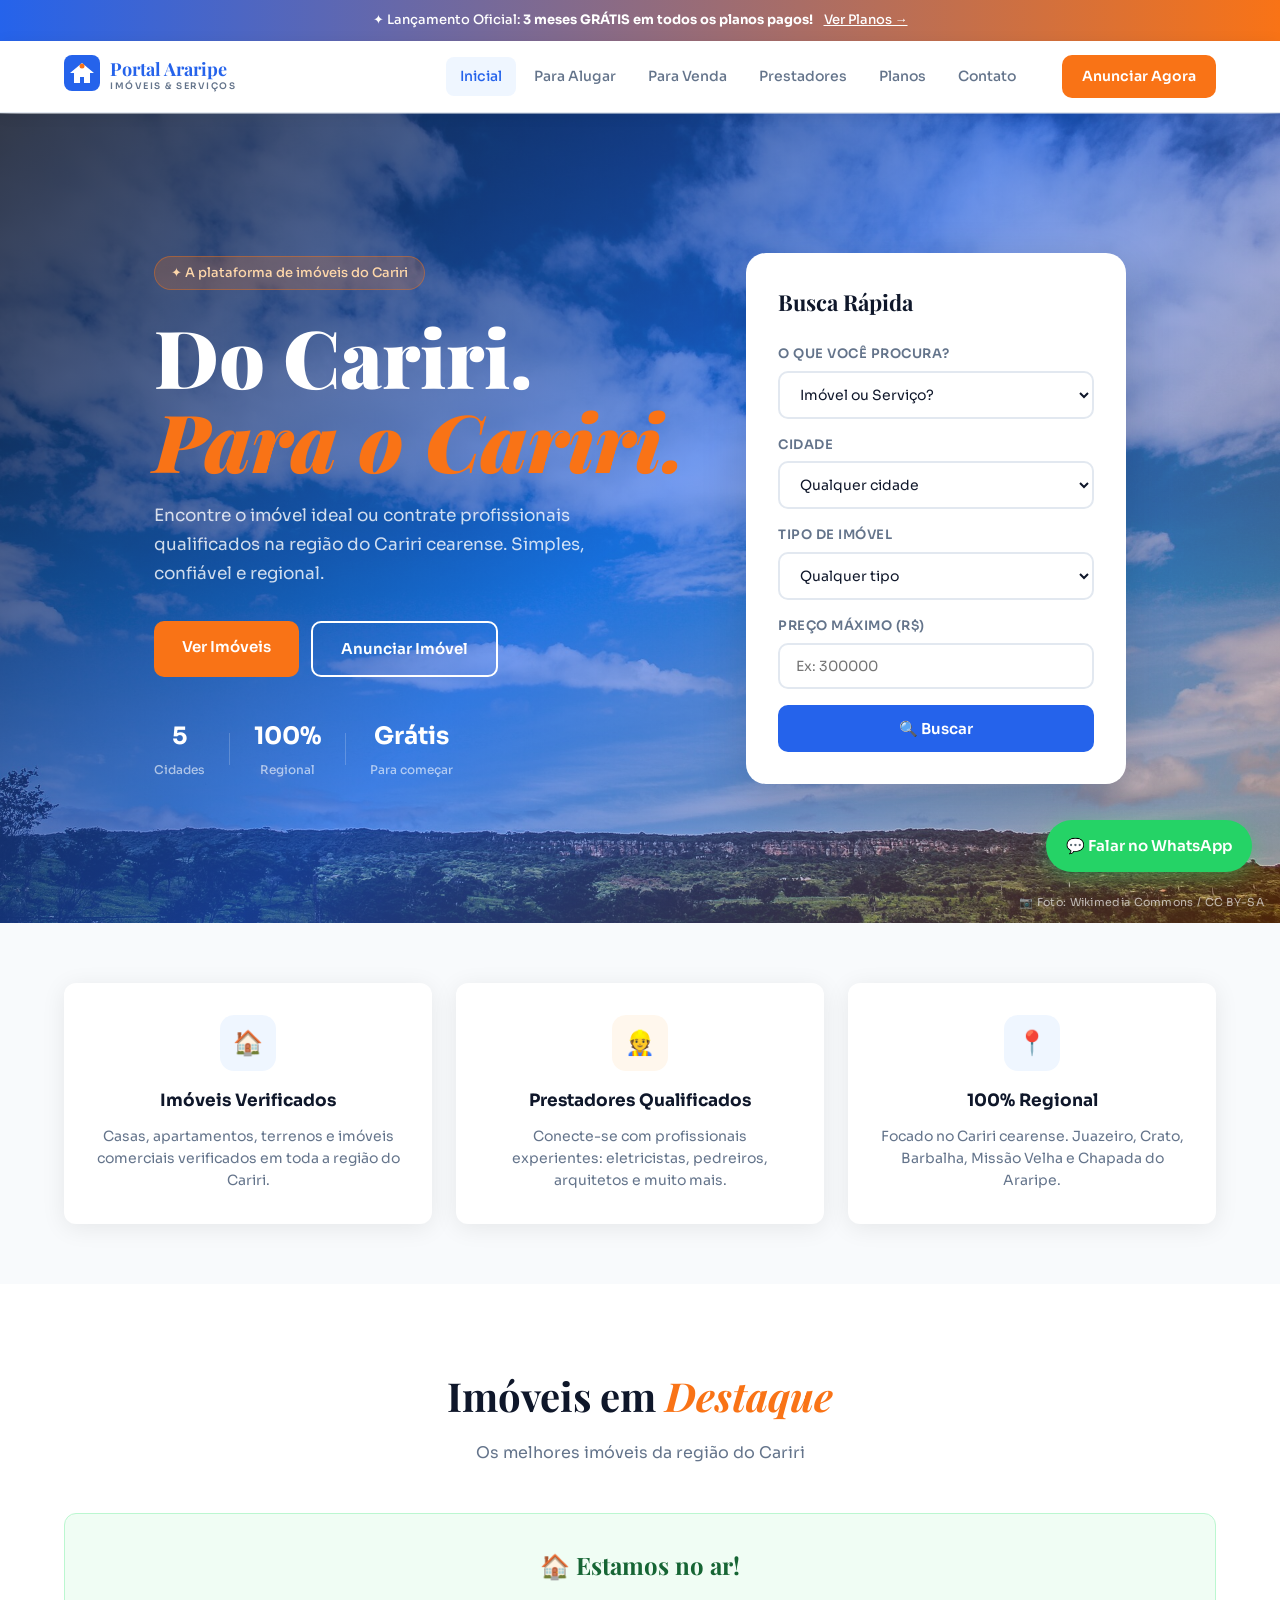
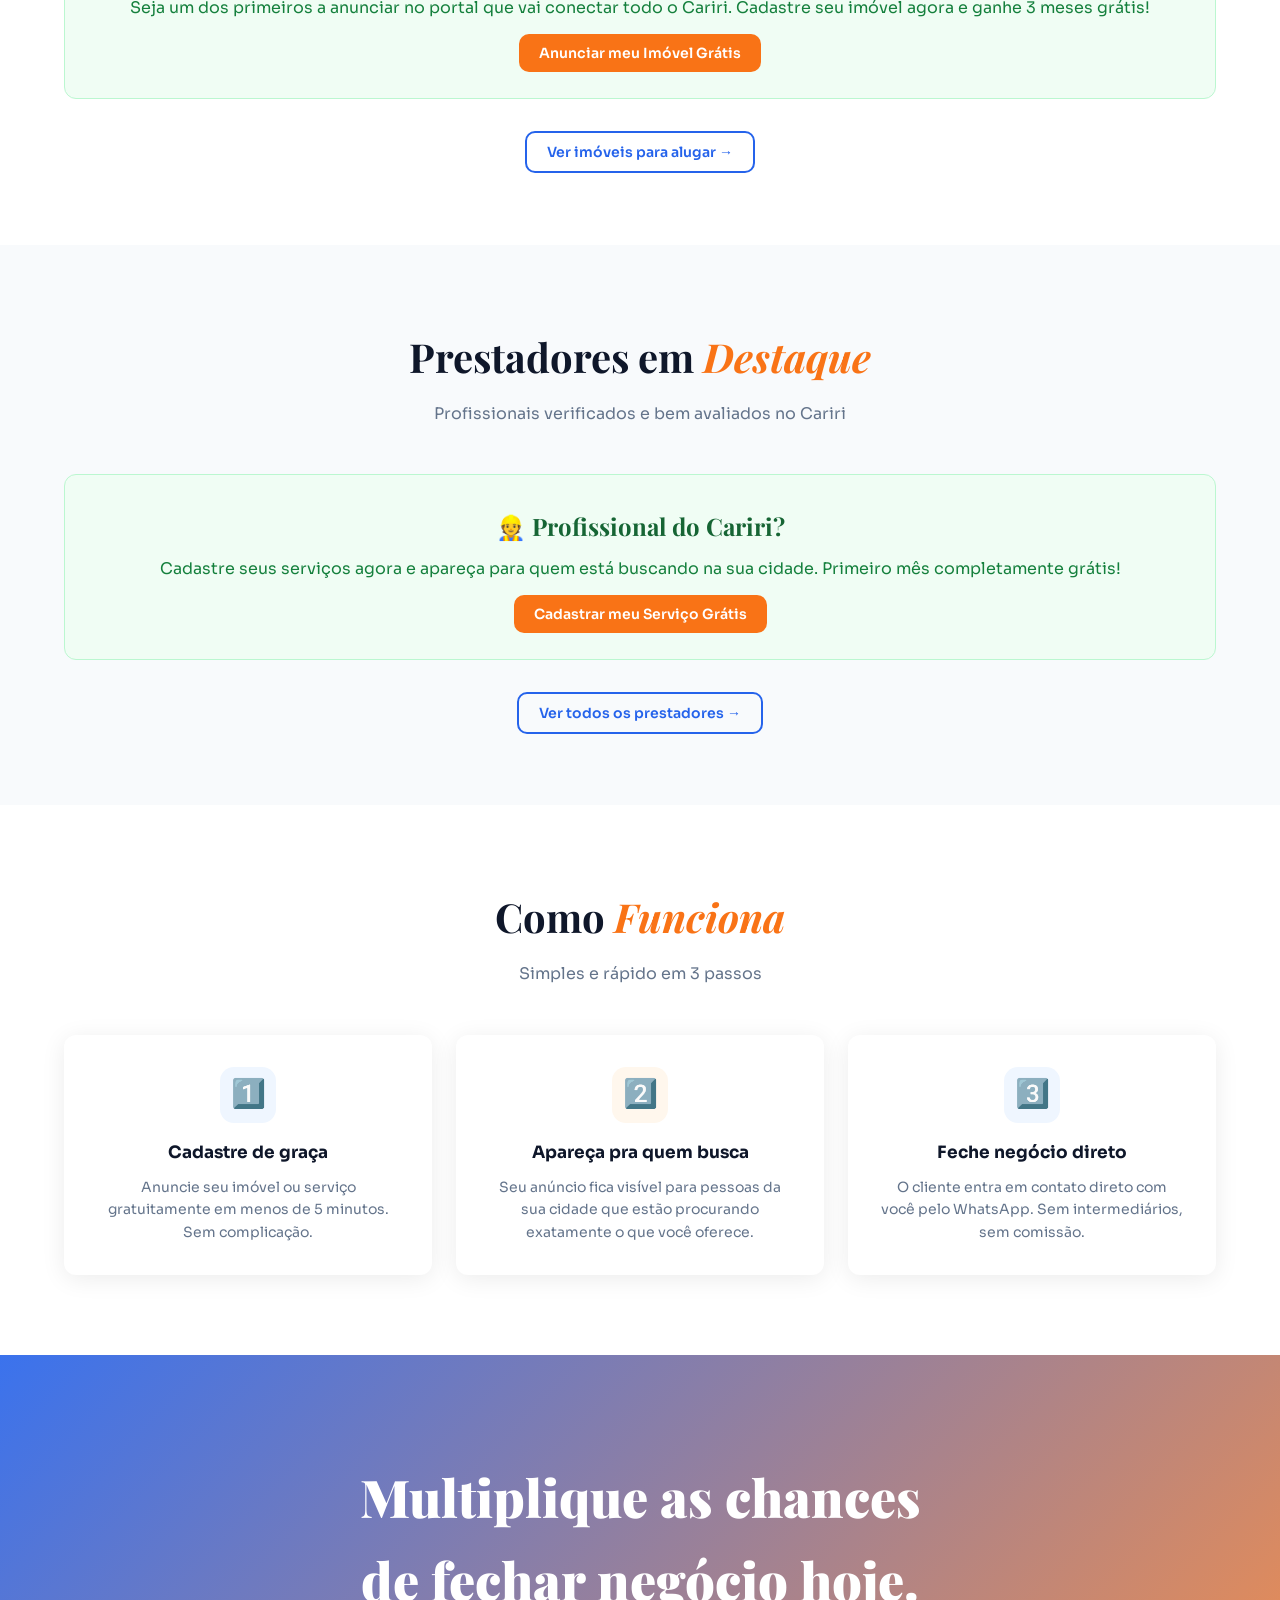
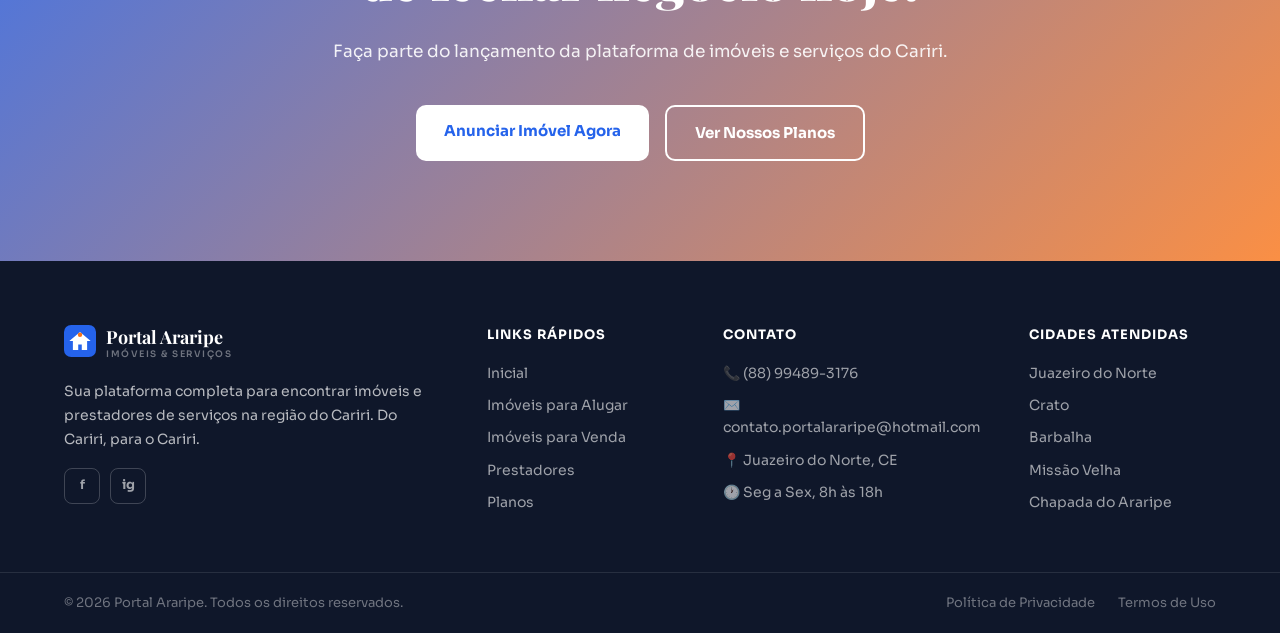
<file: index.html>
<!DOCTYPE html>
<html lang="pt-BR">
<head>
<meta charset="UTF-8">
<meta name="viewport" content="width=device-width, initial-scale=1.0">
<title>Portal Araripe — Imóveis & Serviços | Do Cariri, Para o Cariri</title>
<meta name="description" content="Encontre imóveis e prestadores de serviço na região do Cariri cearense. Juazeiro do Norte, Crato, Barbalha e mais.">
<link href="https://fonts.googleapis.com/css2?family=Playfair+Display:ital,wght@0,700;0,900;1,700&family=Sora:wght@300;400;500;600;700&display=swap" rel="stylesheet">
<link rel="stylesheet" href="style.css">
<style>
  .hero-photo-credit {
    position: absolute;
    bottom: 12px;
    right: 16px;
    font-size: 11px;
    color: rgba(255,255,255,0.65);
    z-index: 2;
    letter-spacing: 0.3px;
  }
  .whatsapp-float {
    position: fixed;
    bottom: 28px;
    right: 28px;
    background: #25d366;
    color: white;
    border-radius: 50px;
    padding: 14px 20px;
    font-size: 15px;
    font-weight: 600;
    text-decoration: none;
    display: flex;
    align-items: center;
    gap: 8px;
    box-shadow: 0 4px 20px rgba(37,211,102,0.4);
    z-index: 999;
    transition: transform 0.2s;
  }
  .whatsapp-float:hover { transform: scale(1.05); }
  .lancamento-banner {
    background: #f0fdf4;
    border: 1px solid #bbf7d0;
    border-radius: 12px;
    padding: 32px;
    text-align: center;
    margin: 40px 0;
  }
  .lancamento-banner h3 {
    font-family: 'Playfair Display', serif;
    font-size: 24px;
    color: #166534;
    margin-bottom: 10px;
  }
  .lancamento-banner p {
    color: #15803d;
    margin-bottom: 20px;
  }
</style>
</head>
<body>

<!-- BANNER TOPO -->
<div class="top-banner">
  ✦ Lançamento Oficial: <strong>3 meses GRÁTIS em todos os planos pagos!</strong> <a href="planos.html">Ver Planos →</a>
</div>

<!-- HEADER -->
<header class="header">
  <div class="container header-inner">
    <a href="index.html" class="logo">
      <div class="logo-icon">
        <svg width="36" height="36" viewBox="0 0 36 36" fill="none">
          <rect width="36" height="36" rx="8" fill="#2563EB"/>
          <path d="M18 8L6 18H10V28H16V22H20V28H26V18H30L18 8Z" fill="white"/>
          <circle cx="18" cy="11" r="2.5" fill="#F97316"/>
        </svg>
      </div>
      <div class="logo-text">
        <span class="logo-name">Portal Araripe</span>
        <span class="logo-sub">IMÓVEIS & SERVIÇOS</span>
      </div>
    </a>
    <nav class="nav">
      <a href="index.html" class="nav-link active">Inicial</a>
      <a href="alugar.html" class="nav-link">Para Alugar</a>
      <a href="venda.html" class="nav-link">Para Venda</a>
      <a href="prestadores.html" class="nav-link">Prestadores</a>
      <a href="planos.html" class="nav-link">Planos</a>
      <a href="contato.html" class="nav-link">Contato</a>
    </nav>
    <a href="anunciar.html" class="btn-primary">Anunciar Agora</a>
    <button class="menu-toggle" onclick="toggleMenu()">☰</button>
  </div>
  <div class="mobile-menu" id="mobileMenu">
    <a href="index.html">Inicial</a>
    <a href="alugar.html">Para Alugar</a>
    <a href="venda.html">Para Venda</a>
    <a href="prestadores.html">Prestadores</a>
    <a href="planos.html">Planos</a>
    <a href="contato.html">Contato</a>
    <a href="anunciar.html" class="btn-primary">Anunciar Agora</a>
  </div>
</header>

<!-- HERO -->
<section class="hero" style="background-image: url('Chapada_do_Araripe,_Santana_do_Cariri,_Ceará._Brasil.jpg'); background-size: cover; background-position: center top;">
  <div class="hero-overlay"></div>
  <div class="hero-photo-credit">📷 Foto: Wikimedia Commons / CC BY-SA</div>
  <div class="container hero-content">
    <div class="hero-text">
      <span class="hero-badge">✦ A plataforma de imóveis do Cariri</span>
      <h1 class="hero-title">Do Cariri.<br><em>Para o Cariri.</em></h1>
      <p class="hero-desc">Encontre o imóvel ideal ou contrate profissionais qualificados na região do Cariri cearense. Simples, confiável e regional.</p>
      <div class="hero-btns">
        <a href="alugar.html" class="btn-primary">Ver Imóveis</a>
        <a href="anunciar.html" class="btn-outline">Anunciar Imóvel</a>
      </div>
      <div class="hero-stats">
        <div class="stat"><strong>5</strong><span>Cidades</span></div>
        <div class="stat-div"></div>
        <div class="stat"><strong>100%</strong><span>Regional</span></div>
        <div class="stat-div"></div>
        <div class="stat"><strong>Grátis</strong><span>Para começar</span></div>
      </div>
    </div>
    <div class="search-card">
      <h3>Busca Rápida</h3>
      <div class="search-form">
        <div class="form-group">
          <label>O que você procura?</label>
          <select id="tipo-busca">
            <option value="">Imóvel ou Serviço?</option>
            <option value="imovel">Imóvel</option>
            <option value="servico">Prestador de Serviço</option>
          </select>
        </div>
        <div class="form-group">
          <label>Cidade</label>
          <select id="cidade-busca">
            <option value="">Qualquer cidade</option>
            <option>Juazeiro do Norte</option>
            <option>Crato</option>
            <option>Barbalha</option>
            <option>Missão Velha</option>
            <option>Chapada do Araripe</option>
          </select>
        </div>
        <div class="form-group" id="grupo-tipo-imovel">
          <label>Tipo de Imóvel</label>
          <select id="tipo-imovel">
            <option value="">Qualquer tipo</option>
            <option>Casa</option>
            <option>Apartamento</option>
            <option>Terreno</option>
            <option>Comercial</option>
            <option>Chácara/Sítio</option>
          </select>
        </div>
        <div class="form-group" id="grupo-preco">
          <label>Preço máximo (R$)</label>
          <input type="number" id="preco-max" placeholder="Ex: 300000">
        </div>
        <button class="btn-search" onclick="buscar()">🔍 Buscar</button>
      </div>
    </div>
  </div>
</section>

<!-- FEATURES -->
<section class="features">
  <div class="container">
    <div class="features-grid">
      <div class="feature-card">
        <div class="feature-icon blue">🏠</div>
        <h3>Imóveis Verificados</h3>
        <p>Casas, apartamentos, terrenos e imóveis comerciais verificados em toda a região do Cariri.</p>
      </div>
      <div class="feature-card">
        <div class="feature-icon orange">👷</div>
        <h3>Prestadores Qualificados</h3>
        <p>Conecte-se com profissionais experientes: eletricistas, pedreiros, arquitetos e muito mais.</p>
      </div>
      <div class="feature-card">
        <div class="feature-icon blue">📍</div>
        <h3>100% Regional</h3>
        <p>Focado no Cariri cearense. Juazeiro, Crato, Barbalha, Missão Velha e Chapada do Araripe.</p>
      </div>
    </div>
  </div>
</section>

<!-- IMÓVEIS EM DESTAQUE -->
<section class="section">
  <div class="container">
    <div class="section-header">
      <h2>Imóveis em <em>Destaque</em></h2>
      <p>Os melhores imóveis da região do Cariri</p>
    </div>
    <div class="lancamento-banner">
      <h3>🏠 Estamos no ar!</h3>
      <p>Seja um dos primeiros a anunciar no portal que vai conectar todo o Cariri. Cadastre seu imóvel agora e ganhe 3 meses grátis!</p>
      <a href="anunciar.html" class="btn-primary">Anunciar meu Imóvel Grátis</a>
    </div>
    <div class="section-footer">
      <a href="alugar.html" class="btn-outline">Ver imóveis para alugar →</a>
    </div>
  </div>
</section>

<!-- PRESTADORES EM DESTAQUE -->
<section class="section bg-light">
  <div class="container">
    <div class="section-header">
      <h2>Prestadores em <em>Destaque</em></h2>
      <p>Profissionais verificados e bem avaliados no Cariri</p>
    </div>
    <div class="lancamento-banner">
      <h3>👷 Profissional do Cariri?</h3>
      <p>Cadastre seus serviços agora e apareça para quem está buscando na sua cidade. Primeiro mês completamente grátis!</p>
      <a href="cadastro-prestador.html" class="btn-primary">Cadastrar meu Serviço Grátis</a>
    </div>
    <div class="section-footer">
      <a href="prestadores.html" class="btn-outline">Ver todos os prestadores →</a>
    </div>
  </div>
</section>

<!-- COMO FUNCIONA -->
<section class="section">
  <div class="container">
    <div class="section-header">
      <h2>Como <em>Funciona</em></h2>
      <p>Simples e rápido em 3 passos</p>
    </div>
    <div class="features-grid">
      <div class="feature-card">
        <div class="feature-icon blue" style="font-size:28px;">1️⃣</div>
        <h3>Cadastre de graça</h3>
        <p>Anuncie seu imóvel ou serviço gratuitamente em menos de 5 minutos. Sem complicação.</p>
      </div>
      <div class="feature-card">
        <div class="feature-icon orange" style="font-size:28px;">2️⃣</div>
        <h3>Apareça pra quem busca</h3>
        <p>Seu anúncio fica visível para pessoas da sua cidade que estão procurando exatamente o que você oferece.</p>
      </div>
      <div class="feature-card">
        <div class="feature-icon blue" style="font-size:28px;">3️⃣</div>
        <h3>Feche negócio direto</h3>
        <p>O cliente entra em contato direto com você pelo WhatsApp. Sem intermediários, sem comissão.</p>
      </div>
    </div>
  </div>
</section>

<!-- CTA -->
<section class="cta-section">
  <div class="cta-overlay"></div>
  <div class="container cta-content">
    <h2>Multiplique as chances<br>de fechar negócio hoje.</h2>
    <p>Faça parte do lançamento da plataforma de imóveis e serviços do Cariri.</p>
    <div class="cta-btns">
      <a href="anunciar.html" class="btn-white">Anunciar Imóvel Agora</a>
      <a href="planos.html" class="btn-outline-white">Ver Nossos Planos</a>
    </div>
  </div>
</section>

<!-- FOOTER -->
<footer class="footer">
  <div class="container footer-grid">
    <div class="footer-brand">
      <a href="index.html" class="logo">
        <div class="logo-icon">
          <svg width="32" height="32" viewBox="0 0 36 36" fill="none">
            <rect width="36" height="36" rx="8" fill="#2563EB"/>
            <path d="M18 8L6 18H10V28H16V22H20V28H26V18H30L18 8Z" fill="white"/>
            <circle cx="18" cy="11" r="2.5" fill="#F97316"/>
          </svg>
        </div>
        <div class="logo-text">
          <span class="logo-name">Portal Araripe</span>
          <span class="logo-sub">IMÓVEIS & SERVIÇOS</span>
        </div>
      </a>
      <p>Sua plataforma completa para encontrar imóveis e prestadores de serviços na região do Cariri. Do Cariri, para o Cariri.</p>
      <div class="social-links">
        <a href="https://www.facebook.com/people/Portal-Araripe-Im%C3%B3veis-Servi%C3%A7os/61588676588077/" target="_blank" class="social-btn">f</a>
        <a href="https://www.instagram.com/portal_araripe/" target="_blank" class="social-btn">ig</a>
      </div>
    </div>
    <div class="footer-links">
      <h4>Links Rápidos</h4>
      <a href="index.html">Inicial</a>
      <a href="alugar.html">Imóveis para Alugar</a>
      <a href="venda.html">Imóveis para Venda</a>
      <a href="prestadores.html">Prestadores</a>
      <a href="planos.html">Planos</a>
    </div>
    <div class="footer-links">
      <h4>Contato</h4>
      <p>📞 (88) 99489-3176</p>
      <p>✉️ contato.portalararipe@hotmail.com</p>
      <p>📍 Juazeiro do Norte, CE</p>
      <p>🕐 Seg a Sex, 8h às 18h</p>
    </div>
    <div class="footer-links">
      <h4>Cidades Atendidas</h4>
      <p>Juazeiro do Norte</p>
      <p>Crato</p>
      <p>Barbalha</p>
      <p>Missão Velha</p>
      <p>Chapada do Araripe</p>
    </div>
  </div>
  <div class="footer-bottom">
    <div class="container footer-bottom-inner">
      <p>© 2026 Portal Araripe. Todos os direitos reservados.</p>
      <div>
        <a href="privacidade.html">Política de Privacidade</a>
        <a href="termos.html">Termos de Uso</a>
      </div>
    </div>
  </div>
</footer>

<!-- BOTÃO FLUTUANTE WHATSAPP -->
<a href="https://wa.me/5588994893176" target="_blank" class="whatsapp-float">
  💬 Falar no WhatsApp
</a>

<script src="script.js"></script>
</body>
</html>
</file>
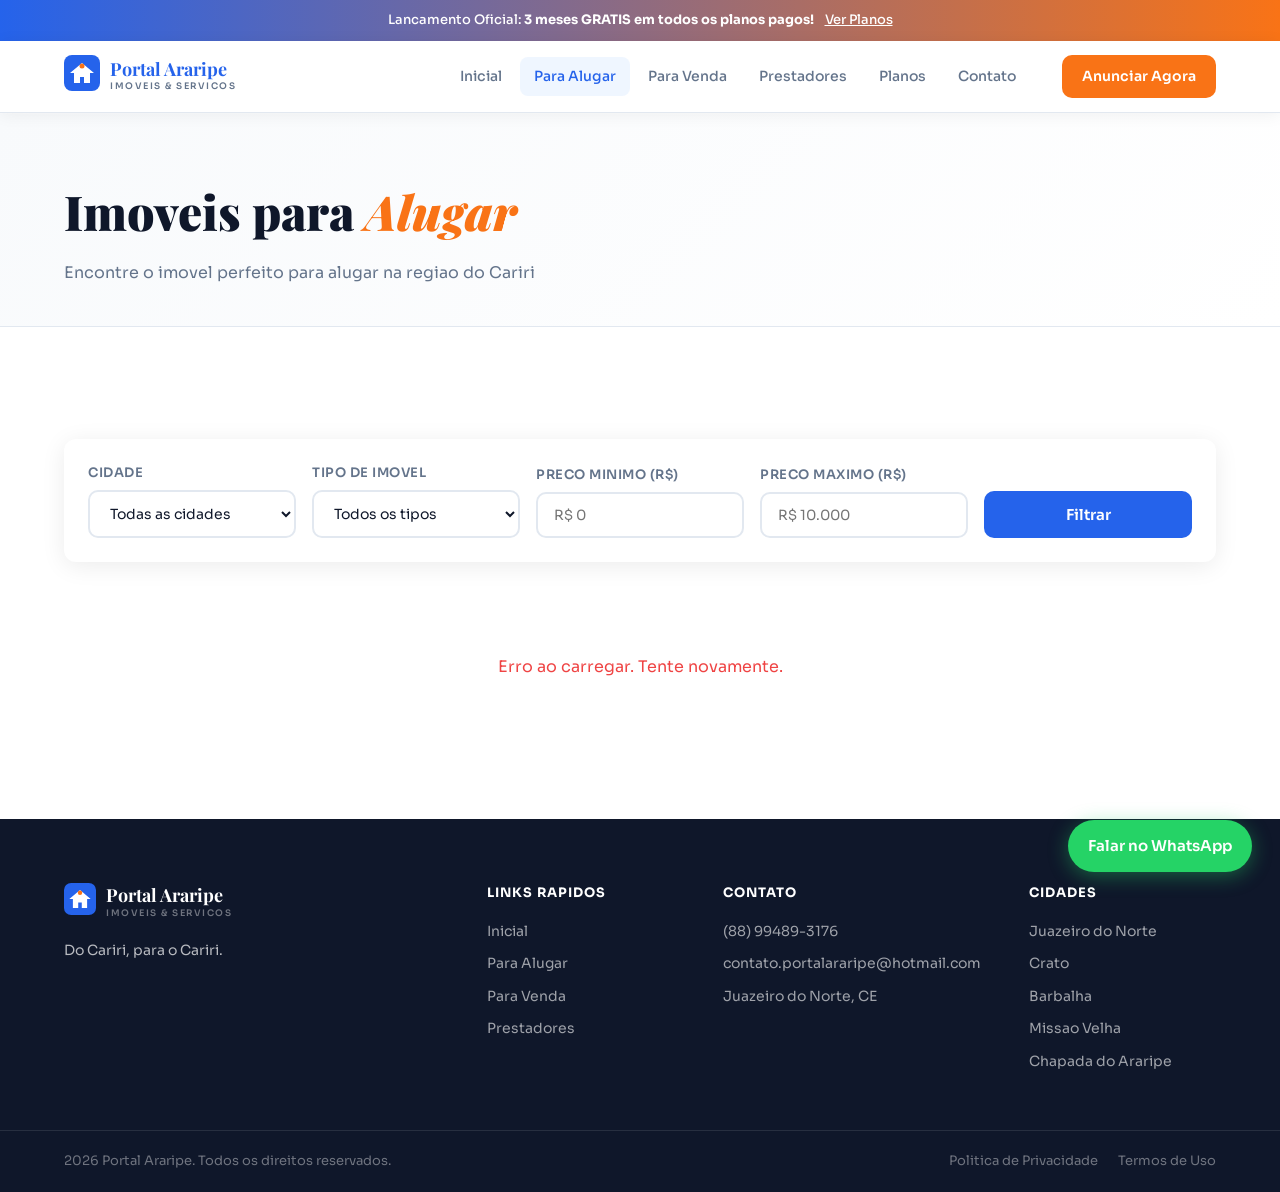
<file: alugar.html>
<!DOCTYPE html>
<html lang="pt-BR">
<head>
<meta charset="UTF-8">
<meta name="viewport" content="width=device-width, initial-scale=1.0">
<title>Imoveis para Alugar - Portal Araripe</title>
<link href="https://fonts.googleapis.com/css2?family=Playfair+Display:ital,wght@0,700;0,900;1,700&family=Sora:wght@300;400;500;600;700&display=swap" rel="stylesheet">
<link rel="stylesheet" href="style.css">
<style>
  .whatsapp-float { position:fixed; bottom:28px; right:28px; background:#25d366; color:white; border-radius:50px; padding:14px 20px; font-size:15px; font-weight:600; text-decoration:none; display:flex; align-items:center; gap:8px; box-shadow:0 4px 20px rgba(37,211,102,0.4); z-index:999; }
  .imoveis-grid { display:grid; grid-template-columns:repeat(auto-fill,minmax(280px,1fr)); gap:24px; margin-top:32px; }
  .imovel-card { background:white; border-radius:16px; box-shadow:0 2px 16px rgba(0,0,0,0.08); overflow:hidden; border:1px solid #f0f0f0; transition:box-shadow 0.2s; text-decoration:none; color:inherit; display:flex; flex-direction:column; }
  .imovel-card:hover { box-shadow:0 6px 24px rgba(37,99,235,0.12); }
  .imovel-card-img { background:linear-gradient(135deg,#EFF6FF,#DBEAFE); height:160px; display:flex; align-items:center; justify-content:center; font-size:48px; }
  .imovel-card-body { padding:18px; flex:1; display:flex; flex-direction:column; gap:8px; }
  .imovel-card-tipo { font-size:12px; font-weight:700; color:#2563EB; text-transform:uppercase; }
  .imovel-card-titulo { font-size:17px; font-weight:700; color:#1a2f6b; }
  .imovel-card-local { font-size:13px; color:#666; }
  .imovel-card-detalhes { display:flex; gap:12px; font-size:13px; color:#555; flex-wrap:wrap; }
  .imovel-card-preco { font-size:20px; font-weight:800; color:#2563EB; margin-top:auto; padding-top:8px; }
  .imovel-card-preco small { font-size:13px; font-weight:400; color:#888; }
  .loading-state { text-align:center; padding:60px 20px; color:#666; font-size:16px; }
</style>
</head>
<body>

<div class="top-banner">
  Lancamento Oficial: <strong>3 meses GRATIS em todos os planos pagos!</strong> <a href="planos.html">Ver Planos</a>
</div>

<header class="header">
  <div class="container header-inner">
    <a href="index.html" class="logo">
      <div class="logo-icon">
        <svg width="36" height="36" viewBox="0 0 36 36" fill="none">
          <rect width="36" height="36" rx="8" fill="#2563EB"/>
          <path d="M18 8L6 18H10V28H16V22H20V28H26V18H30L18 8Z" fill="white"/>
          <circle cx="18" cy="11" r="2.5" fill="#F97316"/>
        </svg>
      </div>
      <div class="logo-text">
        <span class="logo-name">Portal Araripe</span>
        <span class="logo-sub">IMOVEIS &amp; SERVICOS</span>
      </div>
    </a>
    <nav class="nav">
      <a href="index.html" class="nav-link">Inicial</a>
      <a href="alugar.html" class="nav-link active">Para Alugar</a>
      <a href="venda.html" class="nav-link">Para Venda</a>
      <a href="prestadores.html" class="nav-link">Prestadores</a>
      <a href="planos.html" class="nav-link">Planos</a>
      <a href="contato.html" class="nav-link">Contato</a>
    </nav>
    <a href="anunciar.html" class="btn-primary">Anunciar Agora</a>
    <button class="menu-toggle" onclick="toggleMenu()">&#9776;</button>
  </div>
  <div class="mobile-menu" id="mobileMenu">
    <a href="index.html">Inicial</a>
    <a href="alugar.html">Para Alugar</a>
    <a href="venda.html">Para Venda</a>
    <a href="prestadores.html">Prestadores</a>
    <a href="planos.html">Planos</a>
    <a href="contato.html">Contato</a>
    <a href="anunciar.html" class="btn-primary">Anunciar Agora</a>
  </div>
</header>

<section class="page-hero">
  <div class="container">
    <h1>Imoveis para <em>Alugar</em></h1>
    <p>Encontre o imovel perfeito para alugar na regiao do Cariri</p>
  </div>
</section>

<section class="section">
  <div class="container">
    <div class="filters-bar">
      <div class="form-group"><label>Cidade</label>
        <select id="filtro-cidade">
          <option value="">Todas as cidades</option>
          <option>Juazeiro do Norte</option><option>Crato</option><option>Barbalha</option><option>Missao Velha</option><option>Chapada do Araripe</option>
        </select>
      </div>
      <div class="form-group"><label>Tipo de Imovel</label>
        <select id="filtro-tipo">
          <option value="">Todos os tipos</option>
          <option>Casa</option><option>Apartamento</option><option>Terreno</option><option>Comercial</option><option>Chacara/Sitio</option>
        </select>
      </div>
      <div class="form-group"><label>Preco minimo (R$)</label><input type="number" id="preco-min" placeholder="R$ 0"></div>
      <div class="form-group"><label>Preco maximo (R$)</label><input type="number" id="preco-max" placeholder="R$ 10.000"></div>
      <button class="btn-search" onclick="filtrar()">Filtrar</button>
    </div>
    <div id="lista-imoveis" class="loading-state">Carregando imoveis...</div>
  </div>
</section>

<footer class="footer">
  <div class="container footer-grid">
    <div class="footer-brand">
      <a href="index.html" class="logo">
        <div class="logo-icon"><svg width="32" height="32" viewBox="0 0 36 36" fill="none"><rect width="36" height="36" rx="8" fill="#2563EB"/><path d="M18 8L6 18H10V28H16V22H20V28H26V18H30L18 8Z" fill="white"/><circle cx="18" cy="11" r="2.5" fill="#F97316"/></svg></div>
        <div class="logo-text"><span class="logo-name">Portal Araripe</span><span class="logo-sub">IMOVEIS &amp; SERVICOS</span></div>
      </a>
      <p>Do Cariri, para o Cariri.</p>
    </div>
    <div class="footer-links"><h4>Links Rapidos</h4><a href="index.html">Inicial</a><a href="alugar.html">Para Alugar</a><a href="venda.html">Para Venda</a><a href="prestadores.html">Prestadores</a></div>
    <div class="footer-links"><h4>Contato</h4><p>(88) 99489-3176</p><p>contato.portalararipe@hotmail.com</p><p>Juazeiro do Norte, CE</p></div>
    <div class="footer-links"><h4>Cidades</h4><p>Juazeiro do Norte</p><p>Crato</p><p>Barbalha</p><p>Missao Velha</p><p>Chapada do Araripe</p></div>
  </div>
  <div class="footer-bottom"><div class="container footer-bottom-inner"><p>2026 Portal Araripe. Todos os direitos reservados.</p><div><a href="privacidade.html">Politica de Privacidade</a><a href="termos.html">Termos de Uso</a></div></div></div>
</footer>

<a href="https://wa.me/5588994893176" target="_blank" class="whatsapp-float">Falar no WhatsApp</a>

<script>
var SUPABASE_URL = 'https://vyuqjpdgrzdndpuxctsv.supabase.co';
var SUPABASE_KEY = 'sb_publishable_wpb5wIruSE-lsNO2ZqZkNQ_dDSBC6GJ';
var todosImoveis = [];
var icones = { 'Casa':'&#127968;', 'Apartamento':'&#127970;', 'Terreno':'&#127807;', 'Comercial':'&#127978;', 'Chacara/Sitio':'&#127795;' };

function toggleMenu() { var menu = document.getElementById('mobileMenu'); if (menu) menu.classList.toggle('open'); }

async function carregarImoveis() {
  var lista = document.getElementById('lista-imoveis');
  try {
    var response = await fetch(SUPABASE_URL + '/rest/v1/imoveis?status=eq.ativo&tipo_anuncio=eq.aluguel&order=created_at.desc', {
      headers: { 'apikey': SUPABASE_KEY, 'Authorization': 'Bearer ' + SUPABASE_KEY }
    });
    todosImoveis = await response.json();
    renderizar(todosImoveis);
  } catch (err) { lista.innerHTML = '<p style="text-align:center;color:#ef4444;">Erro ao carregar. Tente novamente.</p>'; }
}

function renderizar(imoveis) {
  var lista = document.getElementById('lista-imoveis');
  if (!imoveis || imoveis.length === 0) {
    lista.innerHTML = '<div class="empty-state"><div class="empty-icon">&#127968;</div><h3>Nenhum imovel para alugar ainda</h3><p>Seja o primeiro a anunciar!</p><a href="anunciar.html" class="btn-primary" style="display:inline-block;margin-top:20px;">Anunciar meu Imovel Gratis</a></div>';
    return;
  }
  var cards = imoveis.map(function(p) {
    var icone = icones[p.tipo_imovel] || '&#127968;';
    var valor = parseFloat(p.valor).toLocaleString('pt-BR', {minimumFractionDigits:2});
    var detalhes = '';
    if (p.metragem) detalhes += '<span>' + p.metragem + 'm2</span>';
    if (p.quartos) detalhes += '<span>' + p.quartos + ' quartos</span>';
    if (p.banheiros) detalhes += '<span>' + p.banheiros + ' banheiros</span>';
    return '<a href="imovel-detalhe.html?id=' + p.id + '&origem=alugar.html" class="imovel-card">'
      + '<div class="imovel-card-img">' + icone + '</div>'
      + '<div class="imovel-card-body">'
      + '<div class="imovel-card-tipo">' + (p.tipo_imovel || '') + '</div>'
      + '<div class="imovel-card-titulo">' + p.titulo + '</div>'
      + '<div class="imovel-card-local">' + (p.bairro || '') + ', ' + (p.cidade || '') + '</div>'
      + '<div class="imovel-card-detalhes">' + detalhes + '</div>'
      + '<div class="imovel-card-preco">R$ ' + valor + ' <small>/mes</small></div>'
      + '</div></a>';
  }).join('');
  lista.innerHTML = '<div class="imoveis-grid">' + cards + '</div>';
}

function filtrar() {
  var cidade = document.getElementById('filtro-cidade').value;
  var tipo = document.getElementById('filtro-tipo').value;
  var min = parseFloat(document.getElementById('preco-min').value) || 0;
  var max = parseFloat(document.getElementById('preco-max').value) || Infinity;
  var filtrados = todosImoveis.filter(function(p) {
    return (!cidade || p.cidade === cidade) && (!tipo || p.tipo_imovel === tipo) && parseFloat(p.valor) >= min && parseFloat(p.valor) <= max;
  });
  renderizar(filtrados);
}

carregarImoveis();
</script>
</body>
  </html>
</file>
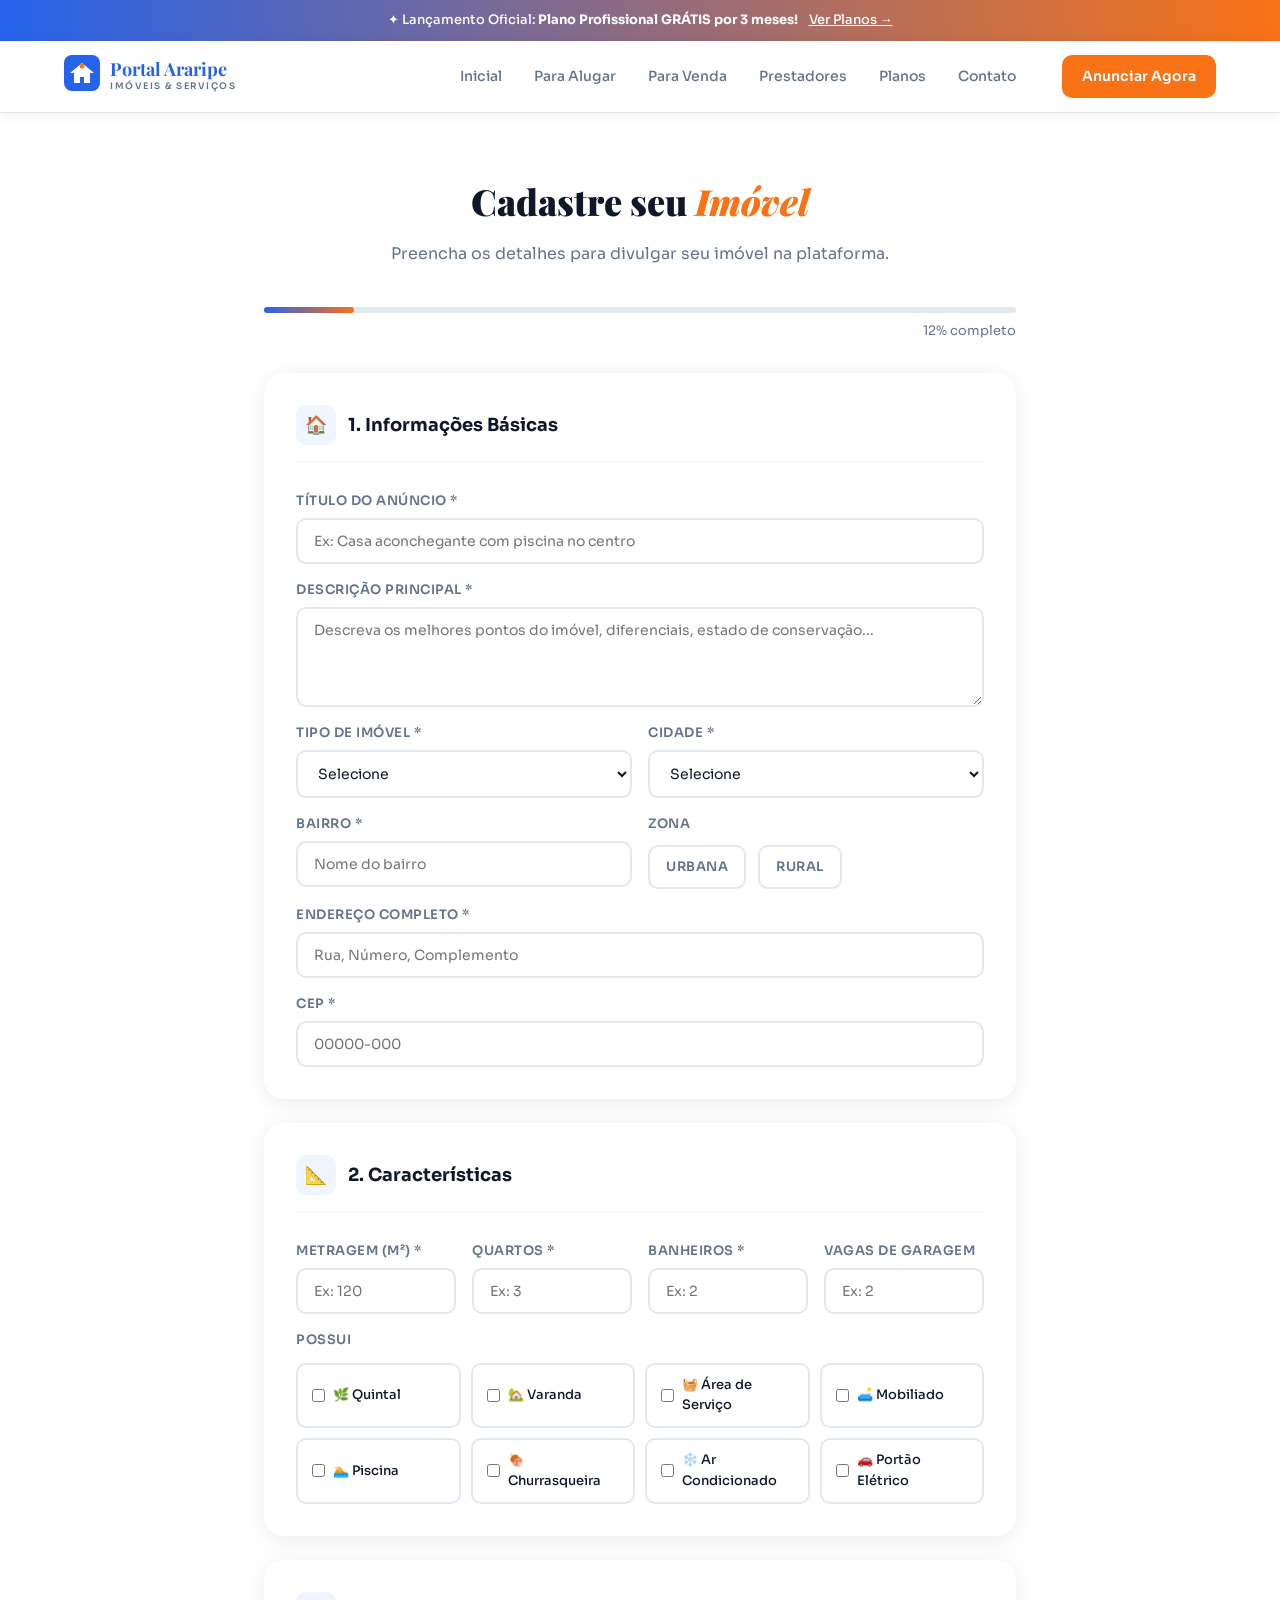
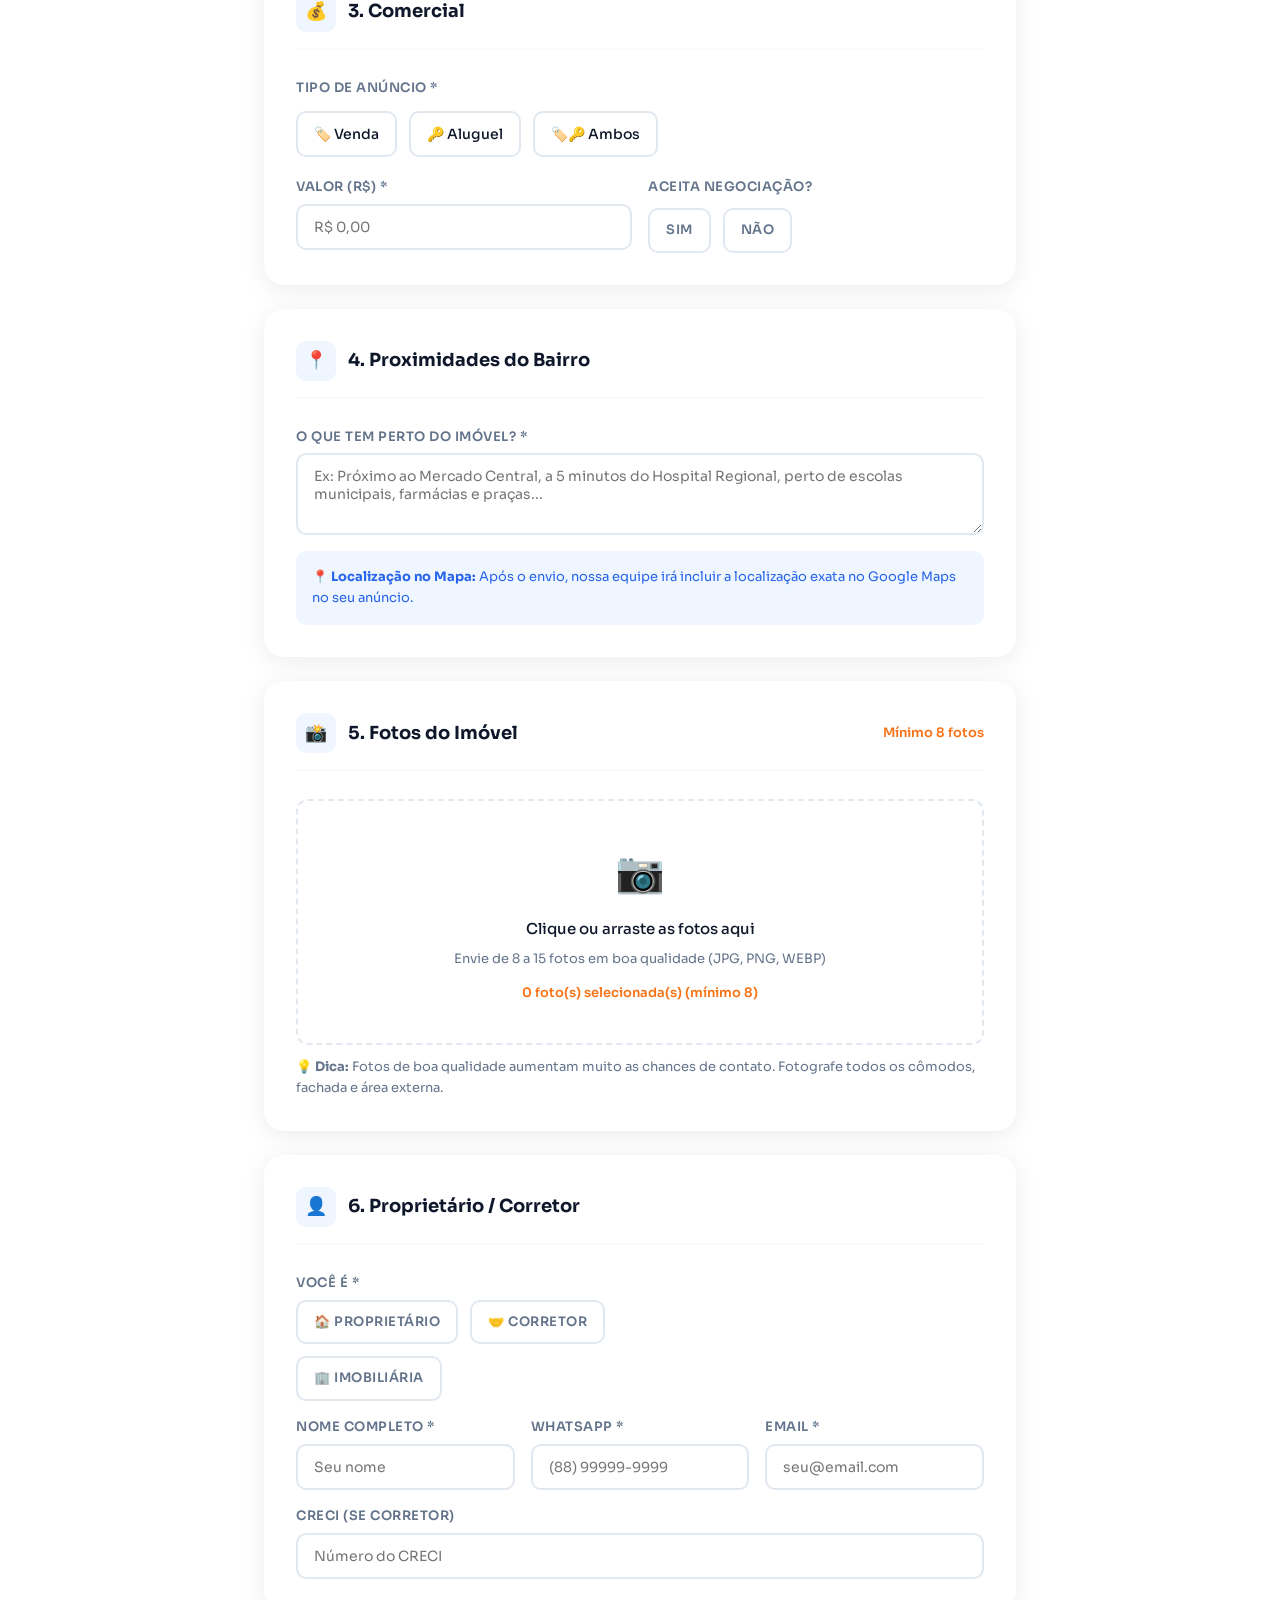
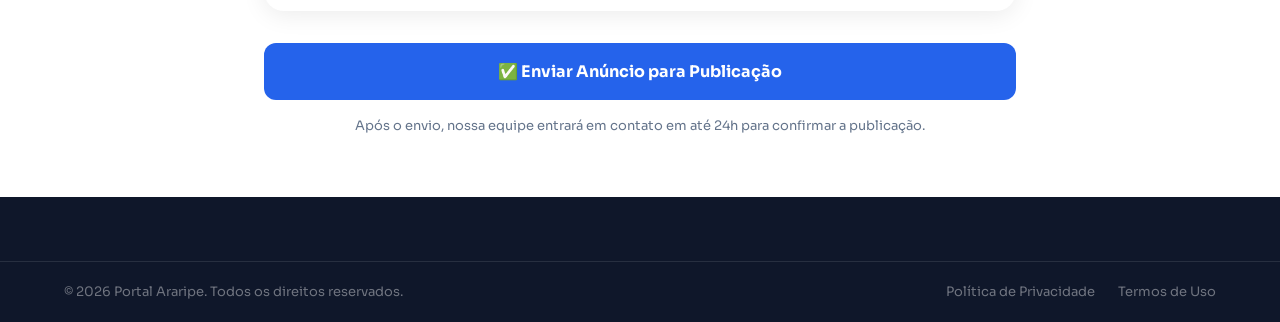
<file: anunciar.html>
<!DOCTYPE html>
<html lang="pt-BR">
<head>
<meta charset="UTF-8">
<meta name="viewport" content="width=device-width, initial-scale=1.0">
<title>Anunciar Imóvel — Portal Araripe</title>
<link href="https://fonts.googleapis.com/css2?family=Playfair+Display:ital,wght@0,700;0,900;1,700&family=Sora:wght@300;400;500;600;700&display=swap" rel="stylesheet">
<link rel="stylesheet" href="style.css">
</head>
<body>

<div class="top-banner">
  ✦ Lançamento Oficial: <strong>Plano Profissional GRÁTIS por 3 meses!</strong> <a href="planos.html">Ver Planos →</a>
</div>

<header class="header">
  <div class="container header-inner">
    <a href="index.html" class="logo">
      <div class="logo-icon">
        <svg width="36" height="36" viewBox="0 0 36 36" fill="none">
          <rect width="36" height="36" rx="8" fill="#2563EB"/>
          <path d="M18 8L6 18H10V28H16V22H20V28H26V18H30L18 8Z" fill="white"/>
          <circle cx="18" cy="11" r="2.5" fill="#F97316"/>
        </svg>
      </div>
      <div class="logo-text">
        <span class="logo-name">Portal Araripe</span>
        <span class="logo-sub">IMÓVEIS & SERVIÇOS</span>
      </div>
    </a>
    <nav class="nav">
      <a href="index.html" class="nav-link">Inicial</a>
      <a href="alugar.html" class="nav-link">Para Alugar</a>
      <a href="venda.html" class="nav-link">Para Venda</a>
      <a href="prestadores.html" class="nav-link">Prestadores</a>
      <a href="planos.html" class="nav-link">Planos</a>
      <a href="contato.html" class="nav-link">Contato</a>
    </nav>
    <a href="anunciar.html" class="btn-primary">Anunciar Agora</a>
    <button class="menu-toggle" onclick="toggleMenu()">☰</button>
  </div>
  <div class="mobile-menu" id="mobileMenu">
    <a href="index.html">Inicial</a>
    <a href="alugar.html">Para Alugar</a>
    <a href="venda.html">Para Venda</a>
    <a href="prestadores.html">Prestadores</a>
    <a href="planos.html">Planos</a>
    <a href="contato.html">Contato</a>
  </div>
</header>

<section class="form-page">
  <div class="container form-container">
    <div style="text-align:center; margin-bottom: 40px;">
      <h1 style="font-family:'Playfair Display',serif; font-size: 36px; font-weight:900; margin-bottom: 10px;">Cadastre seu <em>Imóvel</em></h1>
      <p style="color: var(--gray);">Preencha os detalhes para divulgar seu imóvel na plataforma.</p>
    </div>

    <div class="progress-bar-wrap"><div class="progress-bar" id="progress-bar"></div></div>
    <div class="progress-label"><span id="progress-label">0%</span> completo</div>

    <div class="alert-error" id="form-alert" style="display:none;">
      ⚠️ Complete todos os campos obrigatórios e adicione pelo menos 8 fotos para enviar.
    </div>

    <form id="form-anuncio">

      <!-- SEÇÃO 1: INFORMAÇÕES BÁSICAS -->
      <div class="form-section">
        <div class="form-section-title">
          <div class="form-section-icon">🏠</div>
          <h3>1. Informações Básicas</h3>
        </div>
        <div style="display:flex; flex-direction:column; gap:16px;">
          <div class="form-group">
            <label>Título do Anúncio *</label>
            <input type="text" name="titulo" placeholder="Ex: Casa aconchegante com piscina no centro" required>
          </div>
          <div class="form-group">
            <label>Descrição Principal *</label>
            <textarea name="descricao" rows="4" placeholder="Descreva os melhores pontos do imóvel, diferenciais, estado de conservação..." required style="resize:vertical;"></textarea>
          </div>
          <div class="form-row">
            <div class="form-group">
              <label>Tipo de Imóvel *</label>
              <select name="tipo_imovel" required>
                <option value="">Selecione</option>
                <option>Casa</option>
                <option>Apartamento</option>
                <option>Terreno</option>
                <option>Ponto Comercial</option>
                <option>Chácara / Sítio</option>
                <option>Galpão / Armazém</option>
                <option>Sala Comercial</option>
              </select>
            </div>
            <div class="form-group">
              <label>Cidade *</label>
              <select name="cidade" required>
                <option value="">Selecione</option>
                <option>Juazeiro do Norte</option>
                <option>Crato</option>
                <option>Barbalha</option>
                <option>Missão Velha</option>
                <option>Chapada do Araripe</option>
              </select>
            </div>
          </div>
          <div class="form-row">
            <div class="form-group">
              <label>Bairro *</label>
              <input type="text" name="bairro" placeholder="Nome do bairro" required>
            </div>
            <div class="form-group">
              <label>Zona</label>
              <div class="radio-group" style="margin-top:4px;">
                <label class="radio-btn"><input type="radio" name="zona" value="urbana"> Urbana</label>
                <label class="radio-btn"><input type="radio" name="zona" value="rural"> Rural</label>
              </div>
            </div>
          </div>
          <div class="form-group">
            <label>Endereço Completo *</label>
            <input type="text" name="endereco" placeholder="Rua, Número, Complemento" required>
          </div>
          <div class="form-group">
            <label>CEP *</label>
            <input type="text" name="cep" placeholder="00000-000" maxlength="9" required>
          </div>
        </div>
      </div>

      <!-- SEÇÃO 2: CARACTERÍSTICAS -->
      <div class="form-section">
        <div class="form-section-title">
          <div class="form-section-icon">📐</div>
          <h3>2. Características</h3>
        </div>
        <div style="display:flex; flex-direction:column; gap:16px;">
          <div class="form-row four">
            <div class="form-group">
              <label>Metragem (m²) *</label>
              <input type="number" name="metragem" placeholder="Ex: 120" required>
            </div>
            <div class="form-group">
              <label>Quartos *</label>
              <input type="number" name="quartos" placeholder="Ex: 3" required>
            </div>
            <div class="form-group">
              <label>Banheiros *</label>
              <input type="number" name="banheiros" placeholder="Ex: 2" required>
            </div>
            <div class="form-group">
              <label>Vagas de Garagem</label>
              <input type="number" name="vagas" placeholder="Ex: 2">
            </div>
          </div>
          <div>
            <label style="font-size:13px; font-weight:600; color:var(--gray); text-transform:uppercase; letter-spacing:0.5px; display:block; margin-bottom:12px;">Possui</label>
            <div class="checkbox-grid">
              <label class="checkbox-item"><input type="checkbox" name="quintal"> 🌿 Quintal</label>
              <label class="checkbox-item"><input type="checkbox" name="varanda"> 🏡 Varanda</label>
              <label class="checkbox-item"><input type="checkbox" name="area_servico"> 🧺 Área de Serviço</label>
              <label class="checkbox-item"><input type="checkbox" name="mobiliado"> 🛋️ Mobiliado</label>
              <label class="checkbox-item"><input type="checkbox" name="piscina"> 🏊 Piscina</label>
              <label class="checkbox-item"><input type="checkbox" name="churrasqueira"> 🍖 Churrasqueira</label>
              <label class="checkbox-item"><input type="checkbox" name="ar_condicionado"> ❄️ Ar Condicionado</label>
              <label class="checkbox-item"><input type="checkbox" name="portao_eletrico"> 🚗 Portão Elétrico</label>
            </div>
          </div>
        </div>
      </div>

      <!-- SEÇÃO 3: COMERCIAL -->
      <div class="form-section">
        <div class="form-section-title">
          <div class="form-section-icon">💰</div>
          <h3>3. Comercial</h3>
        </div>
        <div style="display:flex; flex-direction:column; gap:20px;">
          <div>
            <label style="font-size:13px; font-weight:600; color:var(--gray); text-transform:uppercase; letter-spacing:0.5px; display:block; margin-bottom:12px;">Tipo de Anúncio *</label>
            <div class="radio-group">
              <label class="radio-btn"><input type="radio" name="tipo_anuncio" value="venda" required> 🏷️ Venda</label>
              <label class="radio-btn"><input type="radio" name="tipo_anuncio" value="aluguel"> 🔑 Aluguel</label>
              <label class="radio-btn"><input type="radio" name="tipo_anuncio" value="ambos"> 🏷️🔑 Ambos</label>
            </div>
          </div>
          <div class="form-row">
            <div class="form-group">
              <label>Valor (R$) *</label>
              <input type="number" name="valor" placeholder="R$ 0,00" required>
            </div>
            <div class="form-group">
              <label>Aceita Negociação?</label>
              <div class="radio-group" style="margin-top:4px;">
                <label class="radio-btn"><input type="radio" name="negociacao" value="sim"> Sim</label>
                <label class="radio-btn"><input type="radio" name="negociacao" value="nao"> Não</label>
              </div>
            </div>
          </div>

          <!-- Condições de Aluguel -->
          <div id="campos-aluguel" style="display:none; border-top: 2px solid var(--light); padding-top: 20px;">
            <p style="font-weight:700; margin-bottom:16px; font-size:15px;">📋 Condições do Aluguel</p>
            <div class="form-row">
              <div class="form-group">
                <label>Caução (meses)</label>
                <input type="number" name="caucao" placeholder="Ex: 2">
              </div>
              <div class="form-group">
                <label>Prazo mínimo de contrato</label>
                <input type="text" name="prazo" placeholder="Ex: 12 meses">
              </div>
            </div>
            <div class="form-row">
              <div class="form-group">
                <label>IPTU (R$/ano)</label>
                <input type="number" name="iptu" placeholder="Ex: 600">
              </div>
              <div class="form-group">
                <label>Condomínio (R$/mês)</label>
                <input type="number" name="condominio" placeholder="Ex: 200">
              </div>
            </div>
            <div class="form-group">
              <label>Fiador</label>
              <div class="radio-group">
                <label class="radio-btn"><input type="radio" name="fiador" value="sim"> Exigido</label>
                <label class="radio-btn"><input type="radio" name="fiador" value="nao"> Não exigido</label>
              </div>
            </div>
            <div class="form-group">
              <label>Documentos Exigidos</label>
              <input type="text" name="documentos" placeholder="Ex: RG, CPF, comprovante de renda, comprovante de residência">
            </div>
          </div>
        </div>
      </div>

      <!-- SEÇÃO 4: PROXIMIDADES -->
      <div class="form-section">
        <div class="form-section-title">
          <div class="form-section-icon">📍</div>
          <h3>4. Proximidades do Bairro</h3>
        </div>
        <div class="form-group">
          <label>O que tem perto do imóvel? *</label>
          <textarea name="proximidades" rows="3" placeholder="Ex: Próximo ao Mercado Central, a 5 minutos do Hospital Regional, perto de escolas municipais, farmácias e praças..." required style="resize:vertical;"></textarea>
        </div>
        <div style="margin-top:16px; padding: 16px; background: #eff6ff; border-radius: 10px; font-size:13px; color: var(--blue);">
          📍 <strong>Localização no Mapa:</strong> Após o envio, nossa equipe irá incluir a localização exata no Google Maps no seu anúncio.
        </div>
      </div>

      <!-- SEÇÃO 5: FOTOS -->
      <div class="form-section">
        <div class="form-section-title">
          <div class="form-section-icon">📸</div>
          <h3>5. Fotos do Imóvel</h3>
          <span style="margin-left:auto; font-size:13px; color:var(--orange); font-weight:600;">Mínimo 8 fotos</span>
        </div>
        <input type="file" id="fotos-input" accept="image/*" multiple>
        <div class="upload-area" id="fotos-area">
          <div class="upload-icon">📷</div>
          <p>Clique ou arraste as fotos aqui</p>
          <span>Envie de 8 a 15 fotos em boa qualidade (JPG, PNG, WEBP)</span>
          <div class="upload-count" id="fotos-count">0 foto(s) selecionada(s) (mínimo 8)</div>
        </div>
        <div style="margin-top:12px; font-size:13px; color:var(--gray);">
          💡 <strong>Dica:</strong> Fotos de boa qualidade aumentam muito as chances de contato. Fotografe todos os cômodos, fachada e área externa.
        </div>
      </div>

      <!-- SEÇÃO 6: PROPRIETÁRIO -->
      <div class="form-section">
        <div class="form-section-title">
          <div class="form-section-icon">👤</div>
          <h3>6. Proprietário / Corretor</h3>
        </div>
        <div style="display:flex; flex-direction:column; gap:16px;">
          <div class="form-row">
            <div class="form-group">
              <label>Você é *</label>
              <div class="radio-group">
                <label class="radio-btn"><input type="radio" name="tipo_anunciante" value="proprietario" required> 🏠 Proprietário</label>
                <label class="radio-btn"><input type="radio" name="tipo_anunciante" value="corretor"> 🤝 Corretor</label>
                <label class="radio-btn"><input type="radio" name="tipo_anunciante" value="imobiliaria"> 🏢 Imobiliária</label>
              </div>
            </div>
          </div>
          <div class="form-row three">
            <div class="form-group">
              <label>Nome Completo *</label>
              <input type="text" name="nome" placeholder="Seu nome" required>
            </div>
            <div class="form-group">
              <label>WhatsApp *</label>
              <input type="tel" name="telefone" placeholder="(88) 99999-9999" required>
            </div>
            <div class="form-group">
              <label>Email *</label>
              <input type="email" name="email" placeholder="seu@email.com" required>
            </div>
          </div>
          <div class="form-group">
            <label>CRECI (se corretor)</label>
            <input type="text" name="creci" placeholder="Número do CRECI">
          </div>
        </div>
      </div>

      <button type="button" class="btn-submit" onclick="validarEnviar('form-anuncio')">
        ✅ Enviar Anúncio para Publicação
      </button>
      <p style="text-align:center; font-size:13px; color:var(--gray); margin-top:16px;">
        Após o envio, nossa equipe entrará em contato em até 24h para confirmar a publicação.
      </p>
    </form>
  </div>
</section>

<footer class="footer">
  <div class="footer-bottom">
    <div class="container footer-bottom-inner">
      <p>© 2026 Portal Araripe. Todos os direitos reservados.</p>
      <div>
        <a href="#">Política de Privacidade</a>
        <a href="#">Termos de Uso</a>
      </div>
    </div>
  </div>
</footer>

<script src="script.js"></script>
</body>
</html>
</file>
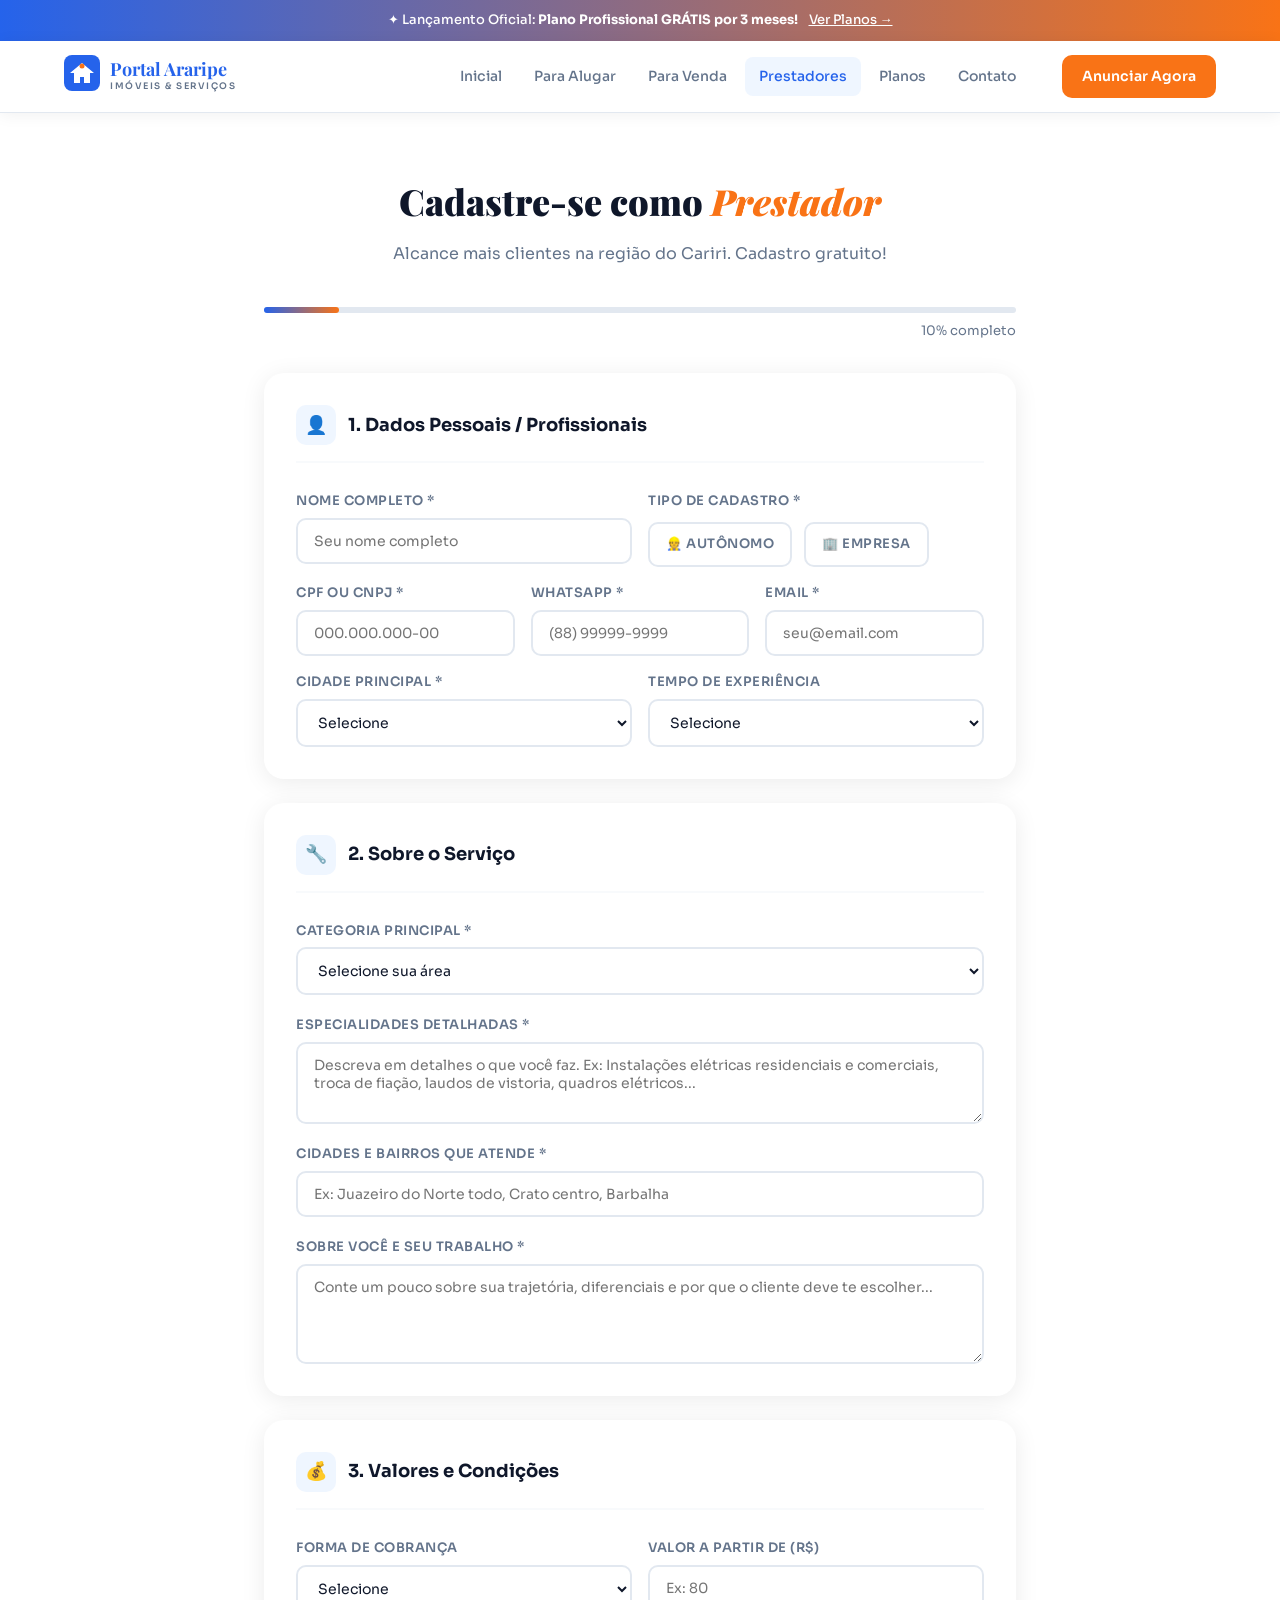
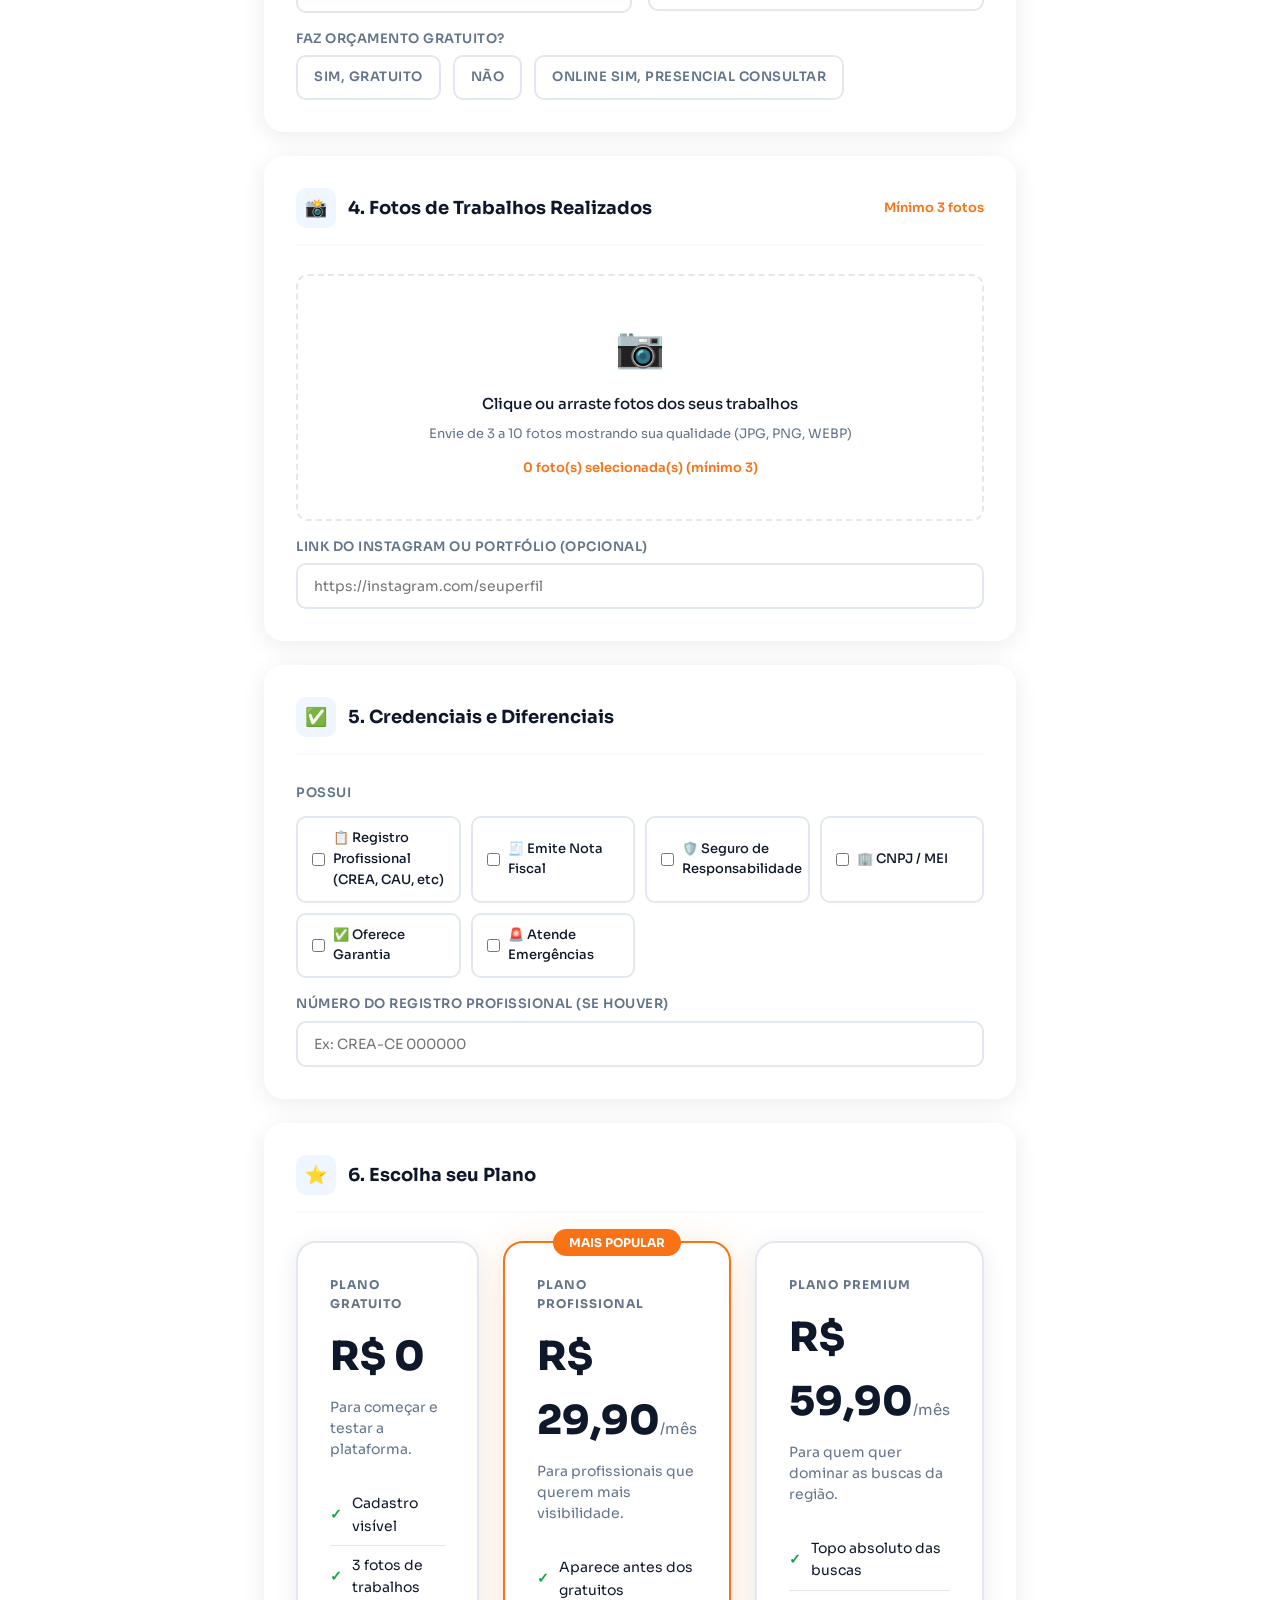
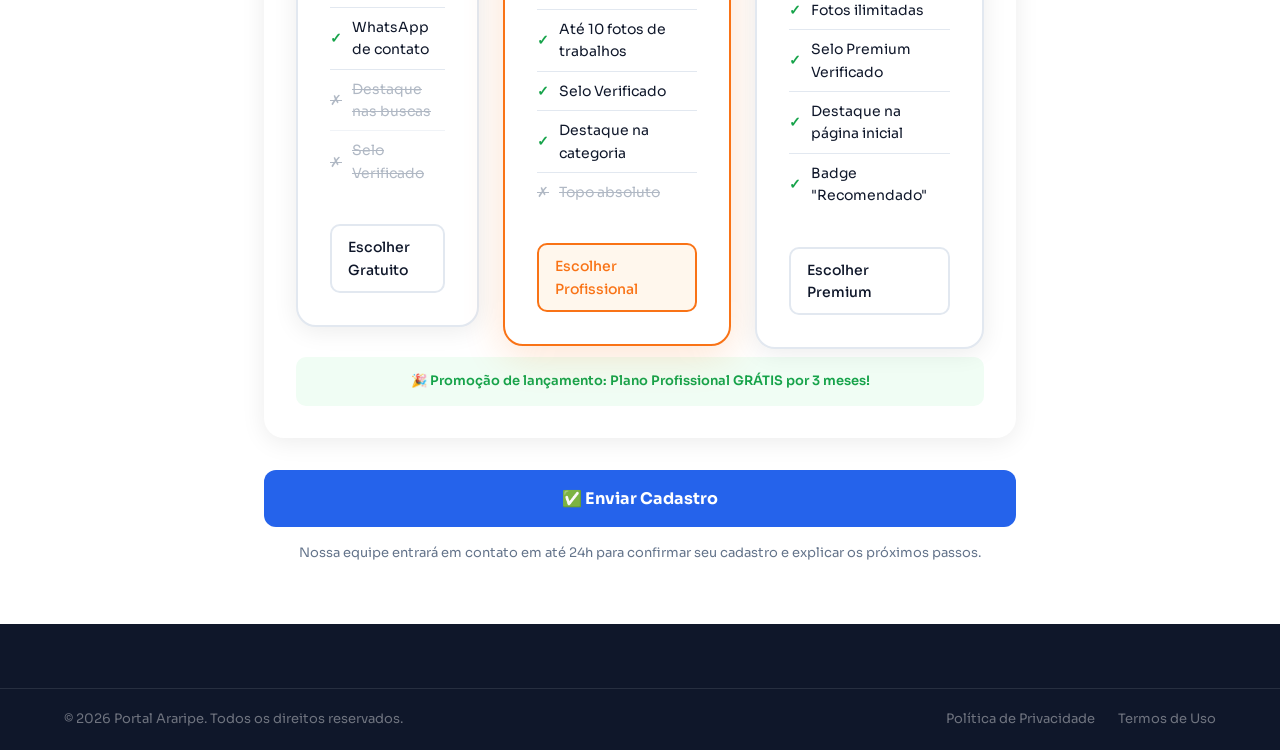
<file: cadastro-prestador.html>
<!DOCTYPE html>
<html lang="pt-BR">
<head>
<meta charset="UTF-8">
<meta name="viewport" content="width=device-width, initial-scale=1.0">
<title>Cadastrar como Prestador — Portal Araripe</title>
<link href="https://fonts.googleapis.com/css2?family=Playfair+Display:ital,wght@0,700;0,900;1,700&family=Sora:wght@300;400;500;600;700&display=swap" rel="stylesheet">
<link rel="stylesheet" href="style.css">
</head>
<body>

<div class="top-banner">
  ✦ Lançamento Oficial: <strong>Plano Profissional GRÁTIS por 3 meses!</strong> <a href="planos.html">Ver Planos →</a>
</div>

<header class="header">
  <div class="container header-inner">
    <a href="index.html" class="logo">
      <div class="logo-icon">
        <svg width="36" height="36" viewBox="0 0 36 36" fill="none">
          <rect width="36" height="36" rx="8" fill="#2563EB"/>
          <path d="M18 8L6 18H10V28H16V22H20V28H26V18H30L18 8Z" fill="white"/>
          <circle cx="18" cy="11" r="2.5" fill="#F97316"/>
        </svg>
      </div>
      <div class="logo-text">
        <span class="logo-name">Portal Araripe</span>
        <span class="logo-sub">IMÓVEIS & SERVIÇOS</span>
      </div>
    </a>
    <nav class="nav">
      <a href="index.html" class="nav-link">Inicial</a>
      <a href="alugar.html" class="nav-link">Para Alugar</a>
      <a href="venda.html" class="nav-link">Para Venda</a>
      <a href="prestadores.html" class="nav-link active">Prestadores</a>
      <a href="planos.html" class="nav-link">Planos</a>
      <a href="contato.html" class="nav-link">Contato</a>
    </nav>
    <a href="anunciar.html" class="btn-primary">Anunciar Agora</a>
    <button class="menu-toggle" onclick="toggleMenu()">☰</button>
  </div>
  <div class="mobile-menu" id="mobileMenu">
    <a href="index.html">Inicial</a>
    <a href="prestadores.html">Prestadores</a>
    <a href="planos.html">Planos</a>
    <a href="contato.html">Contato</a>
  </div>
</header>

<section class="form-page">
  <div class="container form-container">
    <div style="text-align:center; margin-bottom: 40px;">
      <h1 style="font-family:'Playfair Display',serif; font-size: 36px; font-weight:900; margin-bottom: 10px;">Cadastre-se como <em>Prestador</em></h1>
      <p style="color: var(--gray);">Alcance mais clientes na região do Cariri. Cadastro gratuito!</p>
    </div>

    <div class="progress-bar-wrap"><div class="progress-bar" id="progress-bar"></div></div>
    <div class="progress-label"><span id="progress-label">0%</span> completo</div>

    <div class="alert-error" id="form-alert" style="display:none;">
      ⚠️ Complete todos os campos obrigatórios para enviar seu cadastro.
    </div>

    <form id="form-prestador">

      <!-- SEÇÃO 1: DADOS PESSOAIS -->
      <div class="form-section">
        <div class="form-section-title">
          <div class="form-section-icon">👤</div>
          <h3>1. Dados Pessoais / Profissionais</h3>
        </div>
        <div style="display:flex; flex-direction:column; gap:16px;">
          <div class="form-row">
            <div class="form-group">
              <label>Nome Completo *</label>
              <input type="text" name="nome" placeholder="Seu nome completo" required>
            </div>
            <div class="form-group">
              <label>Tipo de Cadastro *</label>
              <div class="radio-group" style="margin-top:4px;">
                <label class="radio-btn"><input type="radio" name="tipo_cadastro" value="autonomo" required> 👷 Autônomo</label>
                <label class="radio-btn"><input type="radio" name="tipo_cadastro" value="empresa"> 🏢 Empresa</label>
              </div>
            </div>
          </div>
          <div class="form-row three">
            <div class="form-group">
              <label>CPF ou CNPJ *</label>
              <input type="text" name="documento" placeholder="000.000.000-00" required>
            </div>
            <div class="form-group">
              <label>WhatsApp *</label>
              <input type="tel" name="telefone" placeholder="(88) 99999-9999" required>
            </div>
            <div class="form-group">
              <label>Email *</label>
              <input type="email" name="email" placeholder="seu@email.com" required>
            </div>
          </div>
          <div class="form-row">
            <div class="form-group">
              <label>Cidade Principal *</label>
              <select name="cidade" required>
                <option value="">Selecione</option>
                <option>Juazeiro do Norte</option>
                <option>Crato</option>
                <option>Barbalha</option>
                <option>Missão Velha</option>
                <option>Chapada do Araripe</option>
                <option>Toda a região do Cariri</option>
              </select>
            </div>
            <div class="form-group">
              <label>Tempo de Experiência</label>
              <select name="experiencia">
                <option value="">Selecione</option>
                <option>Menos de 1 ano</option>
                <option>1 a 3 anos</option>
                <option>3 a 5 anos</option>
                <option>5 a 10 anos</option>
                <option>Mais de 10 anos</option>
              </select>
            </div>
          </div>
        </div>
      </div>

      <!-- SEÇÃO 2: SERVIÇO -->
      <div class="form-section">
        <div class="form-section-title">
          <div class="form-section-icon">🔧</div>
          <h3>2. Sobre o Serviço</h3>
        </div>
        <div style="display:flex; flex-direction:column; gap:20px;">
          <div class="form-group">
            <label>Categoria Principal *</label>
            <select name="categoria" required>
              <option value="">Selecione sua área</option>
              <optgroup label="🔧 Manutenção e Reparos">
                <option>Eletricista</option>
                <option>Encanador / Hidráulico</option>
                <option>Pedreiro / Construção</option>
                <option>Pintor</option>
                <option>Marceneiro</option>
                <option>Serralheiro</option>
                <option>Técnico de Ar Condicionado</option>
                <option>Técnico de Eletrodomésticos</option>
                <option>Vidraceiro</option>
                <option>Gesseiro / Drywall</option>
                <option>Azulejista / Ceramista</option>
              </optgroup>
              <optgroup label="🏗 Projeto e Design">
                <option>Arquiteto</option>
                <option>Engenheiro Civil</option>
                <option>Decorador de Interiores</option>
                <option>Designer de Interiores</option>
                <option>Paisagista</option>
              </optgroup>
              <optgroup label="🧹 Limpeza e Conservação">
                <option>Faxineira / Diarista</option>
                <option>Empresa de Limpeza</option>
                <option>Dedetizadora / Desinsetizadora</option>
                <option>Desentupidora</option>
                <option>Limpeza de Caixa d'Água</option>
              </optgroup>
              <optgroup label="🔐 Segurança e Tecnologia">
                <option>Instalador de Câmeras / CFTV</option>
                <option>Instalador de Alarme</option>
                <option>Técnico de Interfone</option>
                <option>Chaveiro</option>
              </optgroup>
              <optgroup label="📦 Mudança e Organização">
                <option>Empresa de Mudança</option>
                <option>Personal Organizer</option>
                <option>Carreto / Frete</option>
              </optgroup>
              <optgroup label="🌿 Área Externa">
                <option>Jardineiro</option>
                <option>Piscineiro</option>
                <option>Impermeabilizador</option>
              </optgroup>
            </select>
          </div>

          <div class="form-group">
            <label>Especialidades Detalhadas *</label>
            <textarea name="especialidades" rows="3" placeholder="Descreva em detalhes o que você faz. Ex: Instalações elétricas residenciais e comerciais, troca de fiação, laudos de vistoria, quadros elétricos..." required style="resize:vertical;"></textarea>
          </div>

          <div class="form-group">
            <label>Cidades e Bairros que Atende *</label>
            <input type="text" name="area_atendimento" placeholder="Ex: Juazeiro do Norte todo, Crato centro, Barbalha" required>
          </div>

          <div class="form-group">
            <label>Sobre Você e Seu Trabalho *</label>
            <textarea name="descricao" rows="4" placeholder="Conte um pouco sobre sua trajetória, diferenciais e por que o cliente deve te escolher..." required style="resize:vertical;"></textarea>
          </div>
        </div>
      </div>

      <!-- SEÇÃO 3: VALORES -->
      <div class="form-section">
        <div class="form-section-title">
          <div class="form-section-icon">💰</div>
          <h3>3. Valores e Condições</h3>
        </div>
        <div style="display:flex; flex-direction:column; gap:16px;">
          <div class="form-row">
            <div class="form-group">
              <label>Forma de Cobrança</label>
              <select name="forma_cobranca">
                <option value="">Selecione</option>
                <option>Por hora</option>
                <option>Por diária</option>
                <option>Por serviço</option>
                <option>Por metro quadrado</option>
                <option>Sob consulta / Orçamento</option>
              </select>
            </div>
            <div class="form-group">
              <label>Valor a partir de (R$)</label>
              <input type="number" name="valor_minimo" placeholder="Ex: 80">
            </div>
          </div>
          <div class="form-group">
            <label>Faz Orçamento Gratuito?</label>
            <div class="radio-group">
              <label class="radio-btn"><input type="radio" name="orcamento_gratis" value="sim"> Sim, gratuito</label>
              <label class="radio-btn"><input type="radio" name="orcamento_gratis" value="nao"> Não</label>
              <label class="radio-btn"><input type="radio" name="orcamento_gratis" value="online"> Online sim, presencial consultar</label>
            </div>
          </div>
        </div>
      </div>

      <!-- SEÇÃO 4: FOTOS -->
      <div class="form-section">
        <div class="form-section-title">
          <div class="form-section-icon">📸</div>
          <h3>4. Fotos de Trabalhos Realizados</h3>
          <span style="margin-left:auto; font-size:13px; color:var(--orange); font-weight:600;">Mínimo 3 fotos</span>
        </div>
        <input type="file" id="fotos-prestador" accept="image/*" multiple>
        <div class="upload-area" id="area-prestador">
          <div class="upload-icon">📷</div>
          <p>Clique ou arraste fotos dos seus trabalhos</p>
          <span>Envie de 3 a 10 fotos mostrando sua qualidade (JPG, PNG, WEBP)</span>
          <div class="upload-count" id="count-prestador">0 foto(s) selecionada(s) (mínimo 3)</div>
        </div>
        <div class="form-group" style="margin-top:16px;">
          <label>Link do Instagram ou Portfólio (opcional)</label>
          <input type="url" name="instagram" placeholder="https://instagram.com/seuperfil">
        </div>
      </div>

      <!-- SEÇÃO 5: CREDENCIAIS -->
      <div class="form-section">
        <div class="form-section-title">
          <div class="form-section-icon">✅</div>
          <h3>5. Credenciais e Diferenciais</h3>
        </div>
        <div style="display:flex; flex-direction:column; gap:16px;">
          <div>
            <label style="font-size:13px; font-weight:600; color:var(--gray); text-transform:uppercase; letter-spacing:0.5px; display:block; margin-bottom:12px;">Possui</label>
            <div class="checkbox-grid">
              <label class="checkbox-item"><input type="checkbox" name="registro_profissional"> 📋 Registro Profissional (CREA, CAU, etc)</label>
              <label class="checkbox-item"><input type="checkbox" name="nota_fiscal"> 🧾 Emite Nota Fiscal</label>
              <label class="checkbox-item"><input type="checkbox" name="seguro"> 🛡️ Seguro de Responsabilidade</label>
              <label class="checkbox-item"><input type="checkbox" name="cnpj"> 🏢 CNPJ / MEI</label>
              <label class="checkbox-item"><input type="checkbox" name="garantia"> ✅ Oferece Garantia</label>
              <label class="checkbox-item"><input type="checkbox" name="atende_emergencia"> 🚨 Atende Emergências</label>
            </div>
          </div>
          <div class="form-group">
            <label>Número do Registro Profissional (se houver)</label>
            <input type="text" name="numero_registro" placeholder="Ex: CREA-CE 000000">
          </div>
        </div>
      </div>

      <!-- SEÇÃO 6: PLANO -->
      <div class="form-section">
        <div class="form-section-title">
          <div class="form-section-icon">⭐</div>
          <h3>6. Escolha seu Plano</h3>
        </div>
        <div class="planos-grid" style="margin-bottom:8px;">
          <div class="plano-card">
            <p class="plano-label">Plano Gratuito</p>
            <div class="plano-preco"><strong>R$ 0</strong></div>
            <p class="plano-desc">Para começar e testar a plataforma.</p>
            <ul class="plano-features">
              <li><span class="check">✓</span> Cadastro visível</li>
              <li><span class="check">✓</span> 3 fotos de trabalhos</li>
              <li><span class="check">✓</span> WhatsApp de contato</li>
              <li class="off"><span class="cross">✗</span> Destaque nas buscas</li>
              <li class="off"><span class="cross">✗</span> Selo Verificado</li>
            </ul>
            <label class="radio-btn" style="width:100%; justify-content:center;">
              <input type="radio" name="plano" value="gratuito"> Escolher Gratuito
            </label>
          </div>
          <div class="plano-card popular">
            <div class="plano-badge">MAIS POPULAR</div>
            <p class="plano-label">Plano Profissional</p>
            <div class="plano-preco"><strong>R$ 29,90</strong><span>/mês</span></div>
            <p class="plano-desc">Para profissionais que querem mais visibilidade.</p>
            <ul class="plano-features">
              <li><span class="check">✓</span> Aparece antes dos gratuitos</li>
              <li><span class="check">✓</span> Até 10 fotos de trabalhos</li>
              <li><span class="check">✓</span> Selo Verificado</li>
              <li><span class="check">✓</span> Destaque na categoria</li>
              <li class="off"><span class="cross">✗</span> Topo absoluto</li>
            </ul>
            <label class="radio-btn selected" style="width:100%; justify-content:center; border-color:var(--orange); background:#fff7ed; color:var(--orange);">
              <input type="radio" name="plano" value="profissional" checked> Escolher Profissional
            </label>
          </div>
          <div class="plano-card">
            <p class="plano-label">Plano Premium</p>
            <div class="plano-preco"><strong>R$ 59,90</strong><span>/mês</span></div>
            <p class="plano-desc">Para quem quer dominar as buscas da região.</p>
            <ul class="plano-features">
              <li><span class="check">✓</span> Topo absoluto das buscas</li>
              <li><span class="check">✓</span> Fotos ilimitadas</li>
              <li><span class="check">✓</span> Selo Premium Verificado</li>
              <li><span class="check">✓</span> Destaque na página inicial</li>
              <li><span class="check">✓</span> Badge "Recomendado"</li>
            </ul>
            <label class="radio-btn" style="width:100%; justify-content:center;">
              <input type="radio" name="plano" value="premium"> Escolher Premium
            </label>
          </div>
        </div>
        <div style="padding:14px; background:#f0fdf4; border-radius:10px; font-size:13px; color:#16a34a; font-weight:600; text-align:center;">
          🎉 Promoção de lançamento: Plano Profissional GRÁTIS por 3 meses!
        </div>
      </div>

      <button type="button" class="btn-submit" onclick="validarEnviar('form-prestador')">
        ✅ Enviar Cadastro
      </button>
      <p style="text-align:center; font-size:13px; color:var(--gray); margin-top:16px;">
        Nossa equipe entrará em contato em até 24h para confirmar seu cadastro e explicar os próximos passos.
      </p>
    </form>
  </div>
</section>

<footer class="footer">
  <div class="footer-bottom">
    <div class="container footer-bottom-inner">
      <p>© 2026 Portal Araripe. Todos os direitos reservados.</p>
      <div>
        <a href="#">Política de Privacidade</a>
        <a href="#">Termos de Uso</a>
      </div>
    </div>
  </div>
</footer>

<script src="script.js"></script>
</body>
</html>
</file>
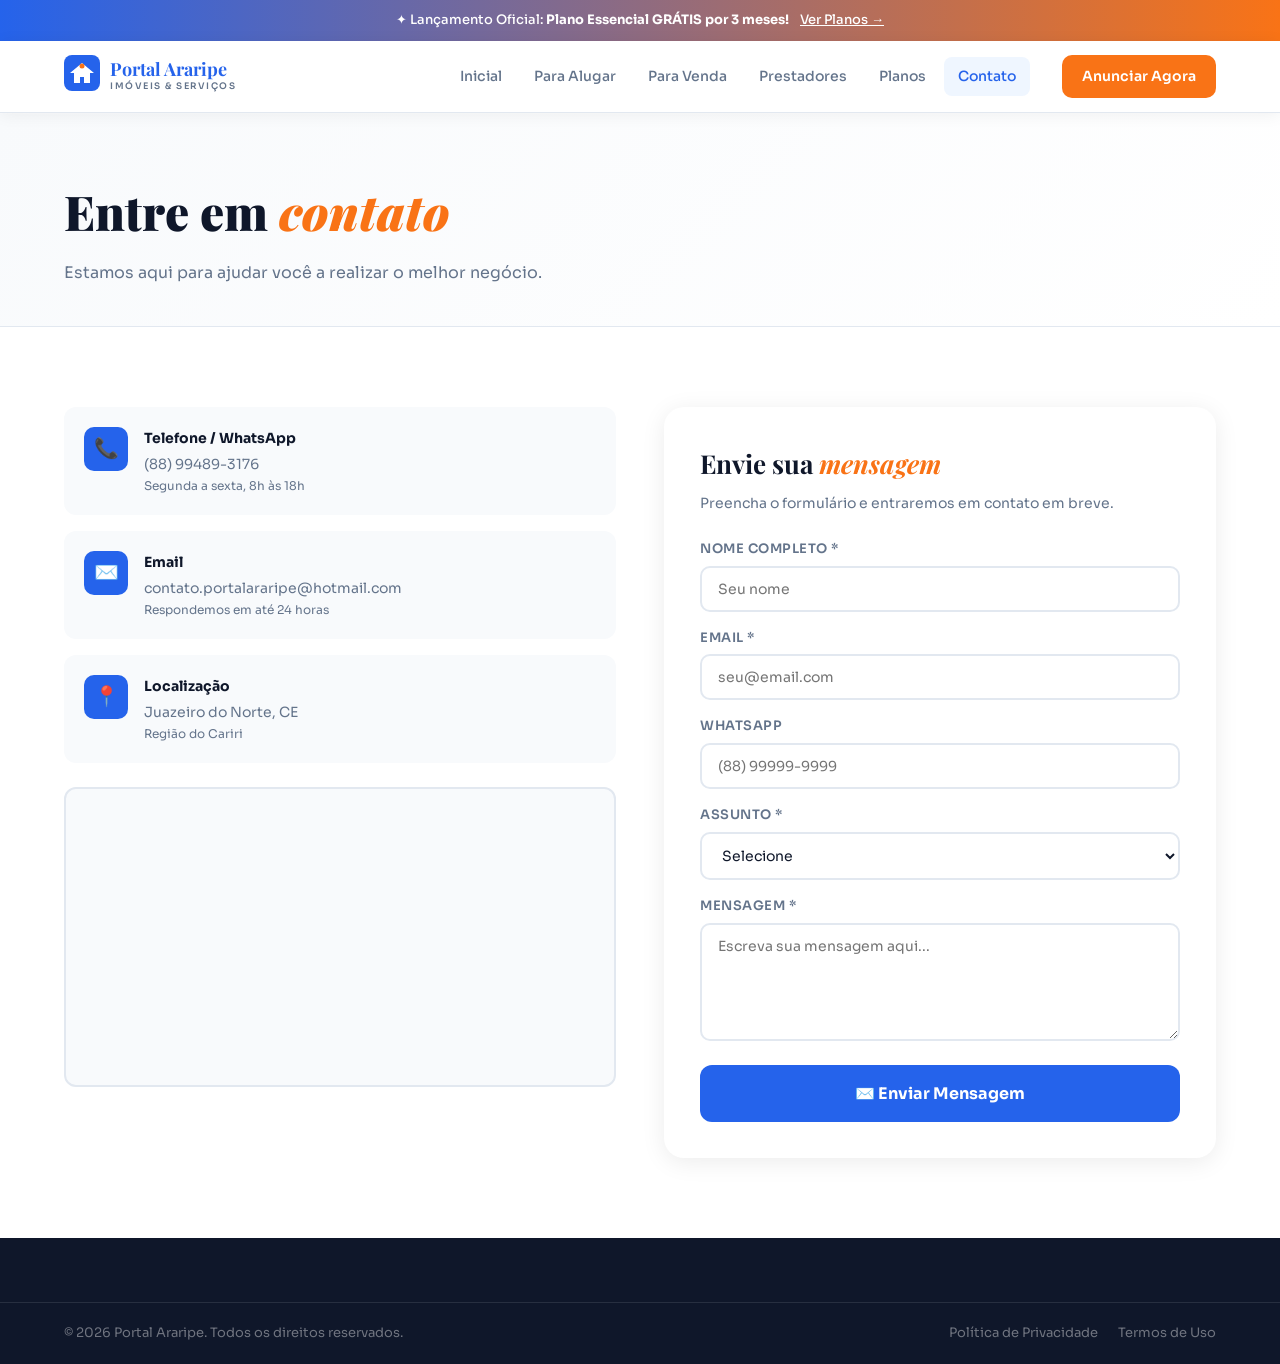
<file: contato.html>
<!DOCTYPE html>
<html lang="pt-BR">
<head>
<meta charset="UTF-8">
<meta name="viewport" content="width=device-width, initial-scale=1.0">
<title>Contato — Portal Araripe</title>
<link href="https://fonts.googleapis.com/css2?family=Playfair+Display:ital,wght@0,700;0,900;1,700&family=Sora:wght@300;400;500;600;700&display=swap" rel="stylesheet">
<link rel="stylesheet" href="style.css">
</head>
<body>

<div class="top-banner">
  ✦ Lançamento Oficial: <strong>Plano Essencial GRÁTIS por 3 meses!</strong> <a href="planos.html">Ver Planos →</a>
</div>

<header class="header">
  <div class="container header-inner">
    <a href="index.html" class="logo">
      <div class="logo-icon">
        <svg width="36" height="36" viewBox="0 0 36 36" fill="none">
          <rect width="36" height="36" rx="8" fill="#2563EB"/>
          <path d="M18 8L6 18H10V28H16V22H20V28H26V18H30L18 8Z" fill="white"/>
          <circle cx="18" cy="11" r="2.5" fill="#F97316"/>
        </svg>
      </div>
      <div class="logo-text">
        <span class="logo-name">Portal Araripe</span>
        <span class="logo-sub">IMÓVEIS & SERVIÇOS</span>
      </div>
    </a>
    <nav class="nav">
      <a href="index.html" class="nav-link">Inicial</a>
      <a href="alugar.html" class="nav-link">Para Alugar</a>
      <a href="venda.html" class="nav-link">Para Venda</a>
      <a href="prestadores.html" class="nav-link">Prestadores</a>
      <a href="planos.html" class="nav-link">Planos</a>
      <a href="contato.html" class="nav-link active">Contato</a>
    </nav>
    <a href="anunciar.html" class="btn-primary">Anunciar Agora</a>
    <button class="menu-toggle" onclick="toggleMenu()">☰</button>
  </div>
  <div class="mobile-menu" id="mobileMenu">
    <a href="index.html">Inicial</a>
    <a href="planos.html">Planos</a>
    <a href="contato.html">Contato</a>
  </div>
</header>

<section class="page-hero">
  <div class="container">
    <h1>Entre em <em>contato</em></h1>
    <p>Estamos aqui para ajudar você a realizar o melhor negócio.</p>
  </div>
</section>

<section class="section">
  <div class="container">
    <div class="contato-grid">
      <div>
        <div class="info-card">
          <div class="info-icon">📞</div>
          <div>
            <h4>Telefone / WhatsApp</h4>
            <p>(88) 99489-3176</p>
            <p style="font-size:12px; color:var(--gray);">Segunda a sexta, 8h às 18h</p>
          </div>
        </div>
        <div class="info-card">
          <div class="info-icon">✉️</div>
          <div>
            <h4>Email</h4>
            <p>contato.portalararipe@hotmail.com</p>
            <p style="font-size:12px; color:var(--gray);">Respondemos em até 24 horas</p>
          </div>
        </div>
        <div class="info-card">
          <div class="info-icon">📍</div>
          <div>
            <h4>Localização</h4>
            <p>Juazeiro do Norte, CE</p>
            <p style="font-size:12px; color:var(--gray);">Região do Cariri</p>
          </div>
        </div>
        <div class="map-container">
          <iframe
            src="https://www.google.com/maps/embed?pb=!1m18!1m12!1m3!1d62736.05!2d-39.3295!3d-7.2131!2m3!1f0!2f0!3f0!3m2!1i1024!2i768!4f13.1!3m3!1m2!1s0x7a175c5c6d5f5b3%3A0x0!2sJuazeiro+do+Norte%2C+CE!5e0!3m2!1spt-BR!2sbr!4v1700000000000"
            allowfullscreen="" loading="lazy">
          </iframe>
        </div>
      </div>

      <div>
        <div style="background:white; border-radius:var(--radius-lg); padding:36px; box-shadow:var(--shadow);">
          <h2 style="font-family:'Playfair Display',serif; font-size:26px; font-weight:700; margin-bottom:8px;">Envie sua <em>mensagem</em></h2>
          <p style="color:var(--gray); font-size:14px; margin-bottom:24px;">Preencha o formulário e entraremos em contato em breve.</p>
          <form id="form-contato" style="display:flex; flex-direction:column; gap:16px;">
            <div class="form-group">
              <label>Nome Completo *</label>
              <input type="text" name="nome" placeholder="Seu nome" required>
            </div>
            <div class="form-group">
              <label>Email *</label>
              <input type="email" name="email" placeholder="seu@email.com" required>
            </div>
            <div class="form-group">
              <label>WhatsApp</label>
              <input type="tel" name="telefone" placeholder="(88) 99999-9999">
            </div>
            <div class="form-group">
              <label>Assunto *</label>
              <select name="assunto" required>
                <option value="">Selecione</option>
                <option>Quero anunciar um imóvel</option>
                <option>Quero me cadastrar como prestador</option>
                <option>Dúvida sobre planos</option>
                <option>Suporte técnico</option>
                <option>Outro assunto</option>
              </select>
            </div>
            <div class="form-group">
              <label>Mensagem *</label>
              <textarea name="mensagem" rows="5" placeholder="Escreva sua mensagem aqui..." required style="resize:vertical;"></textarea>
            </div>
            <button type="button" class="btn-submit" onclick="enviarContato()">
              ✉️ Enviar Mensagem
            </button>
          </form>
        </div>
      </div>
    </div>
  </div>
</section>

<footer class="footer">
  <div class="footer-bottom">
    <div class="container footer-bottom-inner">
      <p>© 2026 Portal Araripe. Todos os direitos reservados.</p>
      <div><a href="#">Política de Privacidade</a><a href="#">Termos de Uso</a></div>
    </div>
  </div>
</footer>

<script src="script.js"></script>
<script>
function enviarContato() {
  const nome = document.querySelector('[name="nome"]').value;
  const assunto = document.querySelector('[name="assunto"]').value;
  const mensagem = document.querySelector('[name="mensagem"]').value;
  const telefone = document.querySelector('[name="telefone"]').value;

  if (!nome || !assunto || !mensagem) {
    alert('Por favor, preencha todos os campos obrigatórios.');
    return;
  }

  const msg = `Olá! Entrei em contato pelo Portal Araripe.\n\n👤 *Nome:* ${nome}\n📋 *Assunto:* ${assunto}\n📞 *WhatsApp:* ${telefone || 'Não informado'}\n\n💬 *Mensagem:*\n${mensagem}`;
  window.open(`https://wa.me/5588994893176?text=${encodeURIComponent(msg)}`, '_blank');
}
</script>
</body>
</html>
</file>
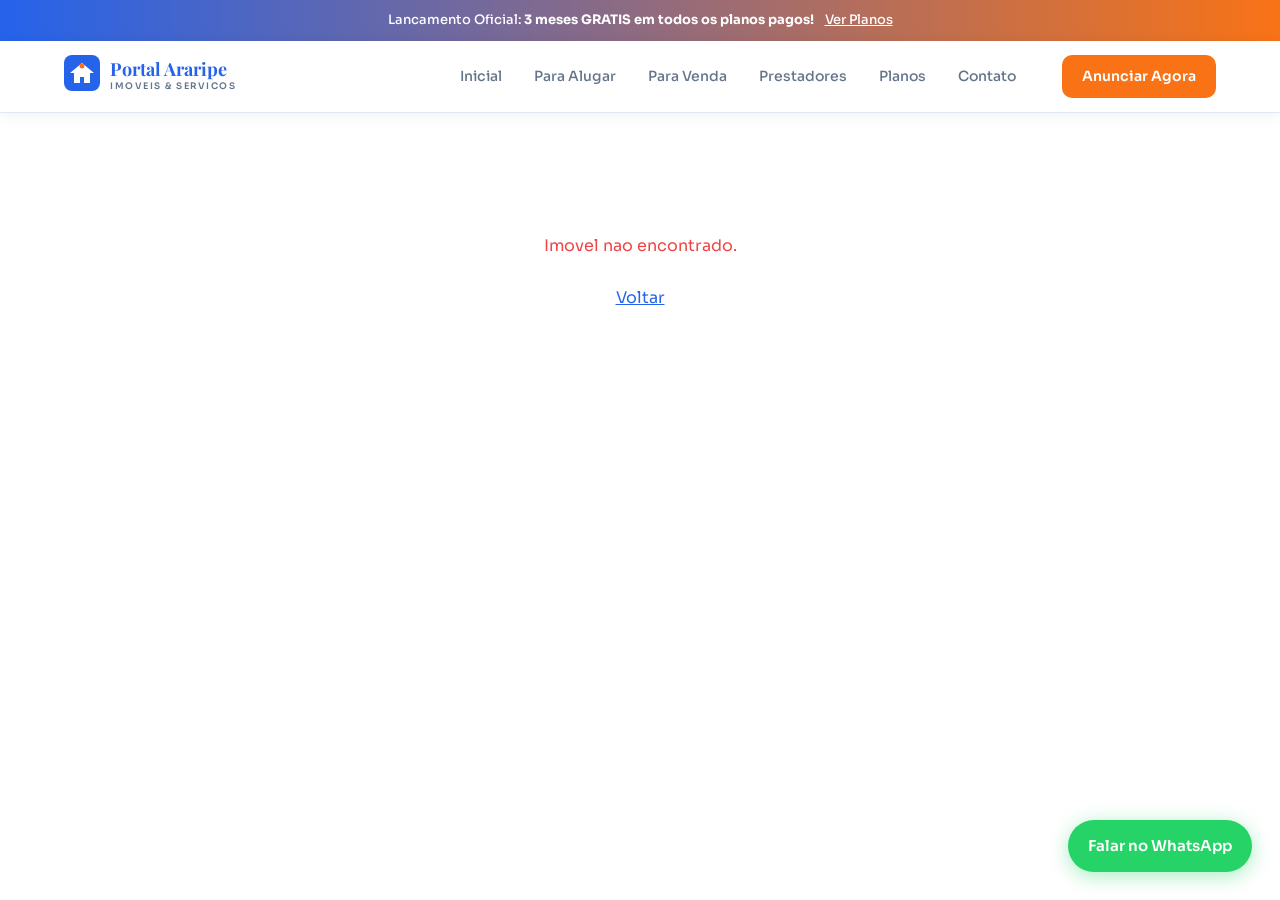
<file: imovel-detalhe.html>
<!DOCTYPE html>
<html lang="pt-BR">
<head>
<meta charset="UTF-8">
<meta name="viewport" content="width=device-width, initial-scale=1.0">
<title>Imovel - Portal Araripe</title>
<link href="https://fonts.googleapis.com/css2?family=Playfair+Display:ital,wght@0,700;0,900;1,700&family=Sora:wght@300;400;500;600;700&display=swap" rel="stylesheet">
<link rel="stylesheet" href="style.css">
<style>
  .whatsapp-float { position:fixed; bottom:28px; right:28px; background:#25d366; color:white; border-radius:50px; padding:14px 20px; font-size:15px; font-weight:600; text-decoration:none; display:flex; align-items:center; gap:8px; box-shadow:0 4px 20px rgba(37,211,102,0.4); z-index:999; }
  .detalhe-container { max-width:860px; margin:40px auto; padding:0 20px 60px; }
  .voltar { display:inline-flex; align-items:center; gap:6px; color:#2563EB; font-weight:600; text-decoration:none; margin-bottom:24px; font-size:15px; }
  .detalhe-titulo { font-size:30px; font-weight:900; color:#1a2f6b; margin:0 0 6px; }
  .detalhe-sub { color:#666; font-size:15px; margin-bottom:16px; }
  .detalhe-preco { font-size:26px; font-weight:800; color:#2563EB; margin-bottom:20px; }
  .detalhe-badges { display:flex; flex-wrap:wrap; gap:10px; margin-bottom:20px; }
  .badge { background:#EFF6FF; color:#1D4ED8; padding:5px 14px; border-radius:20px; font-size:13px; font-weight:600; }
  .badge.laranja { background:#FFF7ED; color:#C2410C; }
  .detalhe-grid { display:grid; grid-template-columns:1fr 1fr; gap:14px; margin-bottom:28px; }
  .detalhe-item { background:#f8fafc; border-radius:12px; padding:14px; }
  .detalhe-item label { font-size:11px; color:#888; font-weight:600; text-transform:uppercase; display:block; margin-bottom:4px; }
  .detalhe-item span { font-size:15px; font-weight:700; color:#1a2f6b; }
  .detalhe-secao { margin-bottom:24px; }
  .detalhe-secao h3 { font-size:17px; font-weight:700; color:#1a2f6b; margin-bottom:10px; border-bottom:2px solid #EFF6FF; padding-bottom:6px; }
  .detalhe-secao p { color:#444; line-height:1.8; font-size:15px; }
  .prox-lista { display:flex; flex-wrap:wrap; gap:8px; }
  .prox-tag { background:#f0fdf4; color:#166534; padding:5px 12px; border-radius:8px; font-size:13px; }
  .contato-box { background:#EFF6FF; border-radius:16px; padding:24px; margin-top:28px; }
  .contato-box h3 { font-size:17px; font-weight:700; color:#1a2f6b; margin-bottom:6px; }
  .contato-box p { color:#555; margin-bottom:16px; }
  .btn-wpp { display:inline-flex; align-items:center; gap:8px; background:#25d366; color:white; padding:14px 22px; border-radius:10px; text-decoration:none; font-weight:700; font-size:15px; }
  .loading-state { text-align:center; padding:80px 20px; color:#666; font-size:16px; }
  @media(max-width:600px) { .detalhe-grid { grid-template-columns:1fr; } .detalhe-titulo { font-size:24px; } }
</style>
</head>
<body>

<div class="top-banner">
  Lancamento Oficial: <strong>3 meses GRATIS em todos os planos pagos!</strong> <a href="planos.html">Ver Planos</a>
</div>

<header class="header">
  <div class="container header-inner">
    <a href="index.html" class="logo">
      <div class="logo-icon"><svg width="36" height="36" viewBox="0 0 36 36" fill="none"><rect width="36" height="36" rx="8" fill="#2563EB"/><path d="M18 8L6 18H10V28H16V22H20V28H26V18H30L18 8Z" fill="white"/><circle cx="18" cy="11" r="2.5" fill="#F97316"/></svg></div>
      <div class="logo-text"><span class="logo-name">Portal Araripe</span><span class="logo-sub">IMOVEIS &amp; SERVICOS</span></div>
    </a>
    <nav class="nav">
      <a href="index.html" class="nav-link">Inicial</a>
      <a href="alugar.html" class="nav-link">Para Alugar</a>
      <a href="venda.html" class="nav-link">Para Venda</a>
      <a href="prestadores.html" class="nav-link">Prestadores</a>
      <a href="planos.html" class="nav-link">Planos</a>
      <a href="contato.html" class="nav-link">Contato</a>
    </nav>
    <a href="anunciar.html" class="btn-primary">Anunciar Agora</a>
    <button class="menu-toggle" onclick="toggleMenu()">&#9776;</button>
  </div>
  <div class="mobile-menu" id="mobileMenu">
    <a href="index.html">Inicial</a>
    <a href="alugar.html">Para Alugar</a>
    <a href="venda.html">Para Venda</a>
    <a href="prestadores.html">Prestadores</a>
    <a href="planos.html">Planos</a>
    <a href="contato.html">Contato</a>
    <a href="anunciar.html" class="btn-primary">Anunciar Agora</a>
  </div>
</header>

<div class="detalhe-container">
  <div id="conteudo" class="loading-state">Carregando imovel...</div>
</div>

<a href="https://wa.me/5588994893176" target="_blank" class="whatsapp-float">Falar no WhatsApp</a>

<script>
var SUPABASE_URL = 'https://vyuqjpdgrzdndpuxctsv.supabase.co';
var SUPABASE_KEY = 'sb_publishable_wpb5wIruSE-lsNO2ZqZkNQ_dDSBC6GJ';

function toggleMenu() {
  var menu = document.getElementById('mobileMenu');
  if (menu) menu.classList.toggle('open');
}

function getParam(nome) {
  var params = new URLSearchParams(window.location.search);
  return params.get(nome);
}

async function carregarImovel() {
  var id = getParam('id');
  var origem = getParam('origem') || 'alugar.html';
  var conteudo = document.getElementById('conteudo');

  if (!id) {
    conteudo.innerHTML = '<p style="text-align:center;color:#ef4444;">Imovel nao encontrado.</p><br><a href="alugar.html" style="color:#2563EB;">Voltar</a>';
    return;
  }

  try {
    var response = await fetch(SUPABASE_URL + '/rest/v1/imoveis?id=eq.' + id, {
      headers: { 'apikey': SUPABASE_KEY, 'Authorization': 'Bearer ' + SUPABASE_KEY }
    });
    var dados = await response.json();
    var p = dados[0];

    if (!p) {
      conteudo.innerHTML = '<p style="text-align:center;color:#ef4444;">Imovel nao encontrado.</p><br><a href="' + origem + '" style="color:#2563EB;">Voltar</a>';
      return;
    }

    document.title = p.titulo + ' - Portal Araripe';

    var valor = parseFloat(p.valor).toLocaleString('pt-BR', {minimumFractionDigits:2});
    var sufixo = p.tipo_anuncio === 'aluguel' ? '/mes' : '';
    var telefone = p.telefone ? p.telefone.replace(/\D/g, '') : '';

    var proximidades = '';
    if (p.proximidades) {
      var prox = p.proximidades.split(',');
      proximidades = prox.map(function(x) { return '<span class="prox-tag">' + x.trim() + '</span>'; }).join('');
    }

    var html = '<a href="' + origem + '" class="voltar">Voltar</a>'
      + '<div class="detalhe-badges">'
      + '<span class="badge">' + (p.tipo_imovel || '') + '</span>'
      + '<span class="badge laranja">' + (p.tipo_anuncio === 'aluguel' ? 'Para Alugar' : 'Para Venda') + '</span>'
      + (p.zona ? '<span class="badge">' + p.zona + '</span>' : '')
      + '</div>'
      + '<h1 class="detalhe-titulo">' + p.titulo + '</h1>'
      + '<p class="detalhe-sub">' + (p.bairro || '') + ', ' + (p.cidade || '') + (p.endereco ? ' - ' + p.endereco : '') + '</p>'
      + '<div class="detalhe-preco">R$ ' + valor + sufixo + '</div>'
      + '<div class="detalhe-grid">'
      + (p.metragem ? '<div class="detalhe-item"><label>Area</label><span>' + p.metragem + ' m2</span></div>' : '')
      + (p.quartos ? '<div class="detalhe-item"><label>Quartos</label><span>' + p.quartos + '</span></div>' : '')
      + (p.banheiros ? '<div class="detalhe-item"><label>Banheiros</label><span>' + p.banheiros + '</span></div>' : '')
      + (p.vagas ? '<div class="detalhe-item"><label>Vagas</label><span>' + p.vagas + '</span></div>' : '')
      + (p.negociacao === 'sim' ? '<div class="detalhe-item"><label>Negociacao</label><span>Aceita</span></div>' : '')
      + '</div>';

    if (p.descricao) {
      html += '<div class="detalhe-secao"><h3>Descricao</h3><p>' + p.descricao + '</p></div>';
    }

    if (proximidades) {
      html += '<div class="detalhe-secao"><h3>Proximidades</h3><div class="prox-lista">' + proximidades + '</div></div>';
    }

    html += '<div class="contato-box">'
      + '<h3>Interessado neste imovel?</h3>'
      + '<p>Entre em contato direto com o anunciante pelo WhatsApp:</p>'
      + '<a href="https://wa.me/55' + telefone + '" target="_blank" class="btn-wpp">Falar com ' + (p.nome || 'Anunciante') + '</a>'
      + '</div>';

    conteudo.innerHTML = html;

  } catch (err) {
    conteudo.innerHTML = '<p style="text-align:center;color:#ef4444;">Erro ao carregar. Tente novamente.</p><br><a href="' + (getParam('origem') || 'alugar.html') + '" style="color:#2563EB;">Voltar</a>';
  }
}

carregarImovel();
</script>
</body>
</html>
</file>
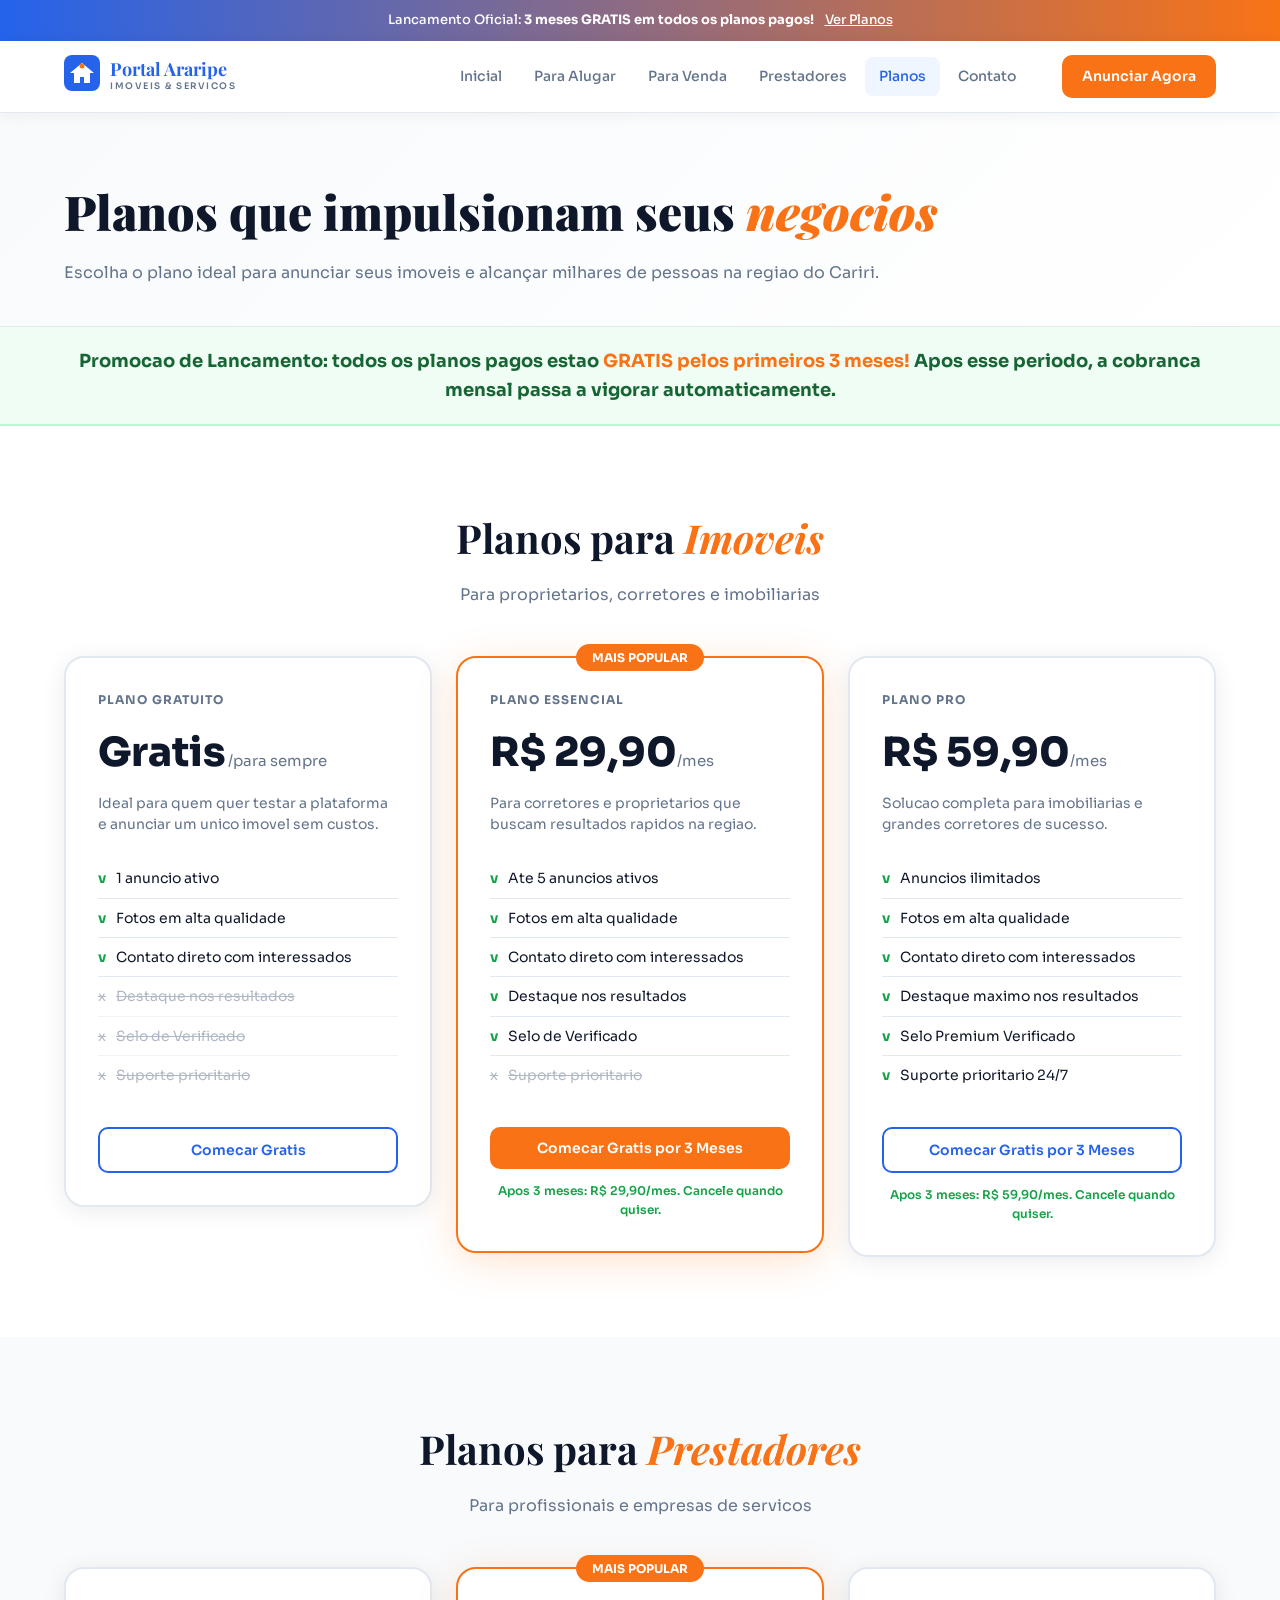
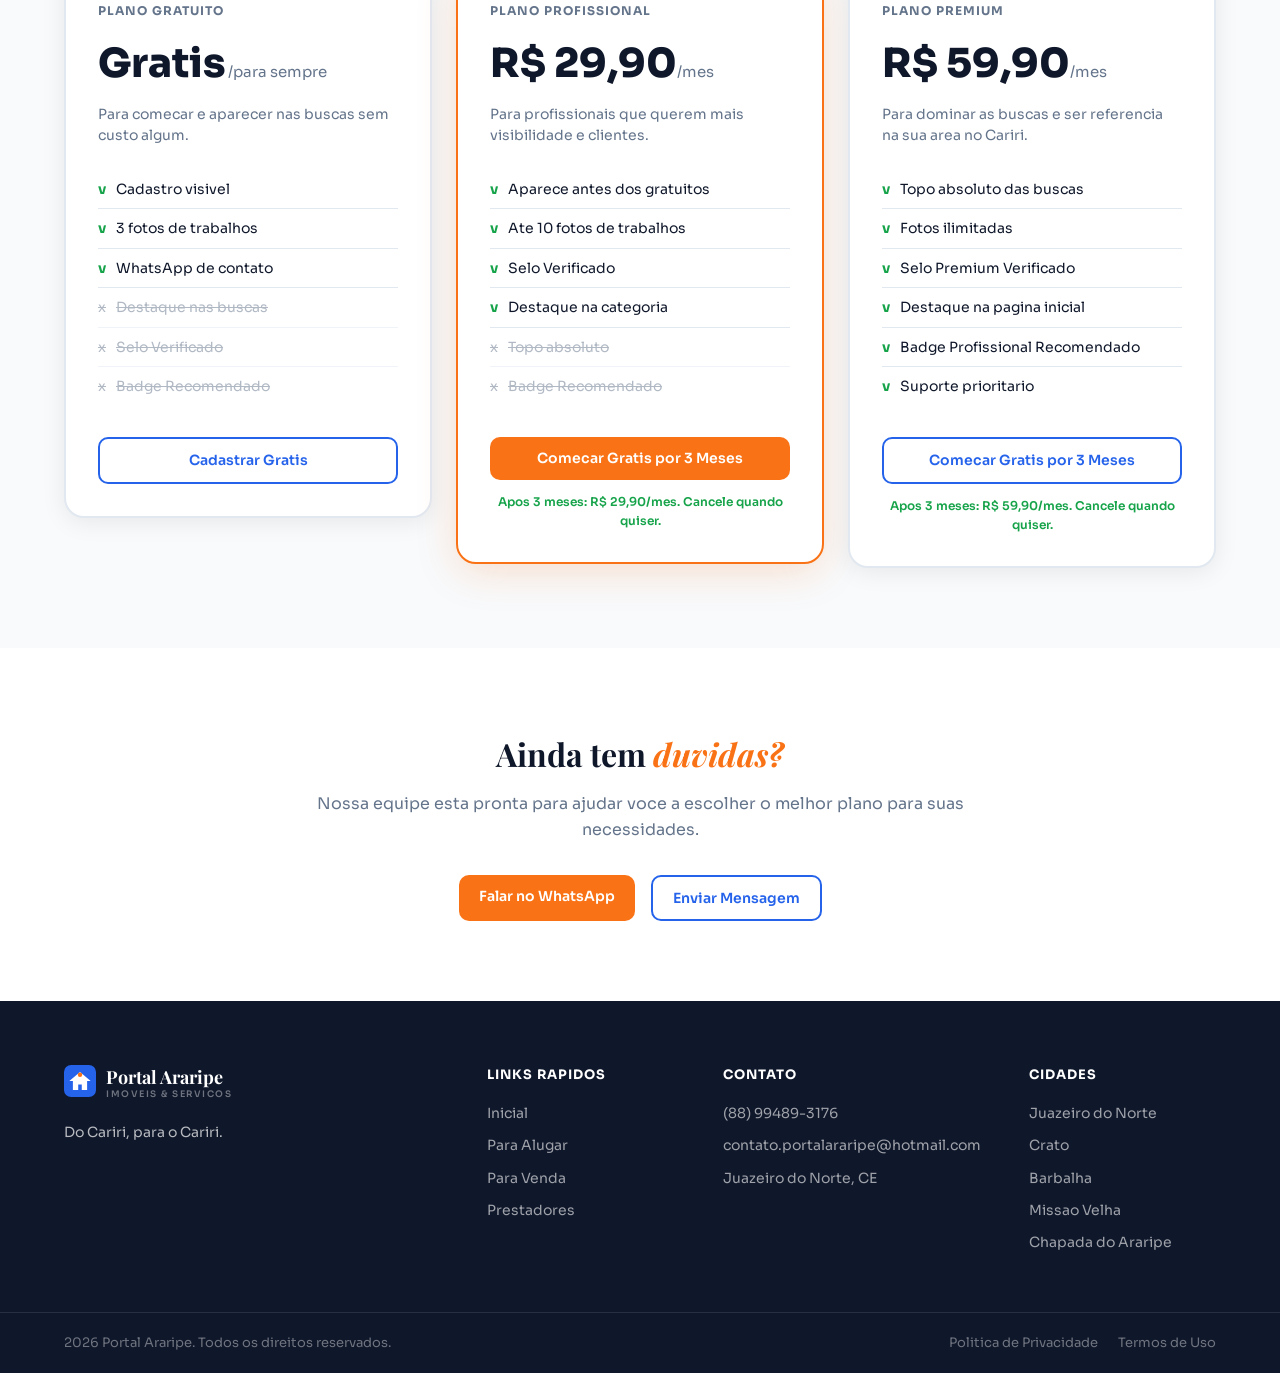
<file: planos.html>
<!DOCTYPE html>
<html lang="pt-BR">
<head>
<meta charset="UTF-8">
<meta name="viewport" content="width=device-width, initial-scale=1.0">
<title>Planos - Portal Araripe</title>
<link href="https://fonts.googleapis.com/css2?family=Playfair+Display:ital,wght@0,700;0,900;1,700&family=Sora:wght@300;400;500;600;700&display=swap" rel="stylesheet">
<link rel="stylesheet" href="style.css">
</head>
<body>

<div class="top-banner">
  Lancamento Oficial: <strong>3 meses GRATIS em todos os planos pagos!</strong> <a href="planos.html">Ver Planos</a>
</div>

<header class="header">
  <div class="container header-inner">
    <a href="index.html" class="logo">
      <div class="logo-icon">
        <svg width="36" height="36" viewBox="0 0 36 36" fill="none">
          <rect width="36" height="36" rx="8" fill="#2563EB"/>
          <path d="M18 8L6 18H10V28H16V22H20V28H26V18H30L18 8Z" fill="white"/>
          <circle cx="18" cy="11" r="2.5" fill="#F97316"/>
        </svg>
      </div>
      <div class="logo-text">
        <span class="logo-name">Portal Araripe</span>
        <span class="logo-sub">IMOVEIS &amp; SERVICOS</span>
      </div>
    </a>
    <nav class="nav">
      <a href="index.html" class="nav-link">Inicial</a>
      <a href="alugar.html" class="nav-link">Para Alugar</a>
      <a href="venda.html" class="nav-link">Para Venda</a>
      <a href="prestadores.html" class="nav-link">Prestadores</a>
      <a href="planos.html" class="nav-link active">Planos</a>
      <a href="contato.html" class="nav-link">Contato</a>
    </nav>
    <a href="anunciar.html" class="btn-primary">Anunciar Agora</a>
    <button class="menu-toggle" onclick="toggleMenu()">&#9776;</button>
  </div>
  <div class="mobile-menu" id="mobileMenu">
    <a href="index.html">Inicial</a>
    <a href="alugar.html">Para Alugar</a>
    <a href="venda.html">Para Venda</a>
    <a href="prestadores.html">Prestadores</a>
    <a href="planos.html">Planos</a>
    <a href="contato.html">Contato</a>
    <a href="anunciar.html" class="btn-primary">Anunciar Agora</a>
  </div>
</header>

<section class="page-hero">
  <div class="container">
    <h1>Planos que impulsionam seus <em>negocios</em></h1>
    <p>Escolha o plano ideal para anunciar seus imoveis e alcançar milhares de pessoas na regiao do Cariri.</p>
  </div>
</section>

<section style="background:#f0fdf4; padding: 20px 0; text-align:center; border-bottom: 2px solid #bbf7d0;">
  <div class="container">
    <p style="font-size:18px; font-weight:700; color:#166534; margin:0;">Promocao de Lancamento: todos os planos pagos estao <span style="color:#F97316;">GRATIS pelos primeiros 3 meses!</span> Apos esse periodo, a cobranca mensal passa a vigorar automaticamente.</p>
  </div>
</section>

<section class="section">
  <div class="container">
    <div class="section-header">
      <h2>Planos para <em>Imoveis</em></h2>
      <p>Para proprietarios, corretores e imobiliarias</p>
    </div>
    <div class="planos-grid">

      <div class="plano-card">
        <p class="plano-label">Plano Gratuito</p>
        <div class="plano-preco"><strong>Gratis</strong><span> /para sempre</span></div>
        <p class="plano-desc">Ideal para quem quer testar a plataforma e anunciar um unico imovel sem custos.</p>
        <ul class="plano-features">
          <li><span class="check">v</span> 1 anuncio ativo</li>
          <li><span class="check">v</span> Fotos em alta qualidade</li>
          <li><span class="check">v</span> Contato direto com interessados</li>
          <li class="off"><span class="cross">x</span> Destaque nos resultados</li>
          <li class="off"><span class="cross">x</span> Selo de Verificado</li>
          <li class="off"><span class="cross">x</span> Suporte prioritario</li>
        </ul>
        <a href="anunciar.html" class="btn-outline" style="display:block; text-align:center;">Comecar Gratis</a>
      </div>

      <div class="plano-card popular">
        <div class="plano-badge">MAIS POPULAR</div>
        <p class="plano-label">Plano Essencial</p>
        <div class="plano-preco"><strong>R$ 29,90</strong><span>/mes</span></div>
        <p class="plano-desc">Para corretores e proprietarios que buscam resultados rapidos na regiao.</p>
        <ul class="plano-features">
          <li><span class="check">v</span> Ate 5 anuncios ativos</li>
          <li><span class="check">v</span> Fotos em alta qualidade</li>
          <li><span class="check">v</span> Contato direto com interessados</li>
          <li><span class="check">v</span> Destaque nos resultados</li>
          <li><span class="check">v</span> Selo de Verificado</li>
          <li class="off"><span class="cross">x</span> Suporte prioritario</li>
        </ul>
        <a href="anunciar.html?plano=essencial" class="btn-primary" style="display:block; text-align:center;">Comecar Gratis por 3 Meses</a>
        <p style="text-align:center; font-size:12px; color:#16a34a; font-weight:600; margin-top:12px;">Apos 3 meses: R$ 29,90/mes. Cancele quando quiser.</p>
      </div>

      <div class="plano-card">
        <p class="plano-label">Plano Pro</p>
        <div class="plano-preco"><strong>R$ 59,90</strong><span>/mes</span></div>
        <p class="plano-desc">Solucao completa para imobiliarias e grandes corretores de sucesso.</p>
        <ul class="plano-features">
          <li><span class="check">v</span> Anuncios ilimitados</li>
          <li><span class="check">v</span> Fotos em alta qualidade</li>
          <li><span class="check">v</span> Contato direto com interessados</li>
          <li><span class="check">v</span> Destaque maximo nos resultados</li>
          <li><span class="check">v</span> Selo Premium Verificado</li>
          <li><span class="check">v</span> Suporte prioritario 24/7</li>
        </ul>
        <a href="anunciar.html?plano=pro" class="btn-outline" style="display:block; text-align:center;">Comecar Gratis por 3 Meses</a>
        <p style="text-align:center; font-size:12px; color:#16a34a; font-weight:600; margin-top:12px;">Apos 3 meses: R$ 59,90/mes. Cancele quando quiser.</p>
      </div>

    </div>
  </div>
</section>

<section class="section bg-light">
  <div class="container">
    <div class="section-header">
      <h2>Planos para <em>Prestadores</em></h2>
      <p>Para profissionais e empresas de servicos</p>
    </div>
    <div class="planos-grid">

      <div class="plano-card">
        <p class="plano-label">Plano Gratuito</p>
        <div class="plano-preco"><strong>Gratis</strong><span> /para sempre</span></div>
        <p class="plano-desc">Para comecar e aparecer nas buscas sem custo algum.</p>
        <ul class="plano-features">
          <li><span class="check">v</span> Cadastro visivel</li>
          <li><span class="check">v</span> 3 fotos de trabalhos</li>
          <li><span class="check">v</span> WhatsApp de contato</li>
          <li class="off"><span class="cross">x</span> Destaque nas buscas</li>
          <li class="off"><span class="cross">x</span> Selo Verificado</li>
          <li class="off"><span class="cross">x</span> Badge Recomendado</li>
        </ul>
        <a href="cadastro-prestador.html" class="btn-outline" style="display:block; text-align:center;">Cadastrar Gratis</a>
      </div>

      <div class="plano-card popular">
        <div class="plano-badge">MAIS POPULAR</div>
        <p class="plano-label">Plano Profissional</p>
        <div class="plano-preco"><strong>R$ 29,90</strong><span>/mes</span></div>
        <p class="plano-desc">Para profissionais que querem mais visibilidade e clientes.</p>
        <ul class="plano-features">
          <li><span class="check">v</span> Aparece antes dos gratuitos</li>
          <li><span class="check">v</span> Ate 10 fotos de trabalhos</li>
          <li><span class="check">v</span> Selo Verificado</li>
          <li><span class="check">v</span> Destaque na categoria</li>
          <li class="off"><span class="cross">x</span> Topo absoluto</li>
          <li class="off"><span class="cross">x</span> Badge Recomendado</li>
        </ul>
        <a href="cadastro-prestador.html?plano=profissional" class="btn-primary" style="display:block; text-align:center;">Comecar Gratis por 3 Meses</a>
        <p style="text-align:center; font-size:12px; color:#16a34a; font-weight:600; margin-top:12px;">Apos 3 meses: R$ 29,90/mes. Cancele quando quiser.</p>
      </div>

      <div class="plano-card">
        <p class="plano-label">Plano Premium</p>
        <div class="plano-preco"><strong>R$ 59,90</strong><span>/mes</span></div>
        <p class="plano-desc">Para dominar as buscas e ser referencia na sua area no Cariri.</p>
        <ul class="plano-features">
          <li><span class="check">v</span> Topo absoluto das buscas</li>
          <li><span class="check">v</span> Fotos ilimitadas</li>
          <li><span class="check">v</span> Selo Premium Verificado</li>
          <li><span class="check">v</span> Destaque na pagina inicial</li>
          <li><span class="check">v</span> Badge Profissional Recomendado</li>
          <li><span class="check">v</span> Suporte prioritario</li>
        </ul>
        <a href="cadastro-prestador.html?plano=premium" class="btn-outline" style="display:block; text-align:center;">Comecar Gratis por 3 Meses</a>
        <p style="text-align:center; font-size:12px; color:#16a34a; font-weight:600; margin-top:12px;">Apos 3 meses: R$ 59,90/mes. Cancele quando quiser.</p>
      </div>

    </div>
  </div>
</section>

<section class="section">
  <div class="container" style="max-width:700px; text-align:center;">
    <h2 style="font-family:'Playfair Display',serif; font-size:32px; font-weight:700; margin-bottom:12px;">Ainda tem <em>duvidas?</em></h2>
    <p style="color:var(--gray); margin-bottom:32px;">Nossa equipe esta pronta para ajudar voce a escolher o melhor plano para suas necessidades.</p>
    <div style="display:flex; gap:16px; justify-content:center; flex-wrap:wrap;">
      <a href="https://wa.me/5588994893176" target="_blank" class="btn-primary">Falar no WhatsApp</a>
      <a href="contato.html" class="btn-outline">Enviar Mensagem</a>
    </div>
  </div>
</section>

<footer class="footer">
  <div class="container footer-grid">
    <div class="footer-brand">
      <a href="index.html" class="logo">
        <div class="logo-icon">
          <svg width="32" height="32" viewBox="0 0 36 36" fill="none">
            <rect width="36" height="36" rx="8" fill="#2563EB"/>
            <path d="M18 8L6 18H10V28H16V22H20V28H26V18H30L18 8Z" fill="white"/>
            <circle cx="18" cy="11" r="2.5" fill="#F97316"/>
          </svg>
        </div>
        <div class="logo-text">
          <span class="logo-name">Portal Araripe</span>
          <span class="logo-sub">IMOVEIS &amp; SERVICOS</span>
        </div>
      </a>
      <p>Do Cariri, para o Cariri.</p>
    </div>
    <div class="footer-links">
      <h4>Links Rapidos</h4>
      <a href="index.html">Inicial</a>
      <a href="alugar.html">Para Alugar</a>
      <a href="venda.html">Para Venda</a>
      <a href="prestadores.html">Prestadores</a>
    </div>
    <div class="footer-links">
      <h4>Contato</h4>
      <p>(88) 99489-3176</p>
      <p>contato.portalararipe@hotmail.com</p>
      <p>Juazeiro do Norte, CE</p>
    </div>
    <div class="footer-links">
      <h4>Cidades</h4>
      <p>Juazeiro do Norte</p>
      <p>Crato</p>
      <p>Barbalha</p>
      <p>Missao Velha</p>
      <p>Chapada do Araripe</p>
    </div>
  </div>
  <div class="footer-bottom">
    <div class="container footer-bottom-inner">
      <p>2026 Portal Araripe. Todos os direitos reservados.</p>
      <div><a href="privacidade.html">Politica de Privacidade</a><a href="termos.html">Termos de Uso</a></div>
    </div>
  </div>
</footer>

<script src="script.js"></script>
</body>
</html>
</file>
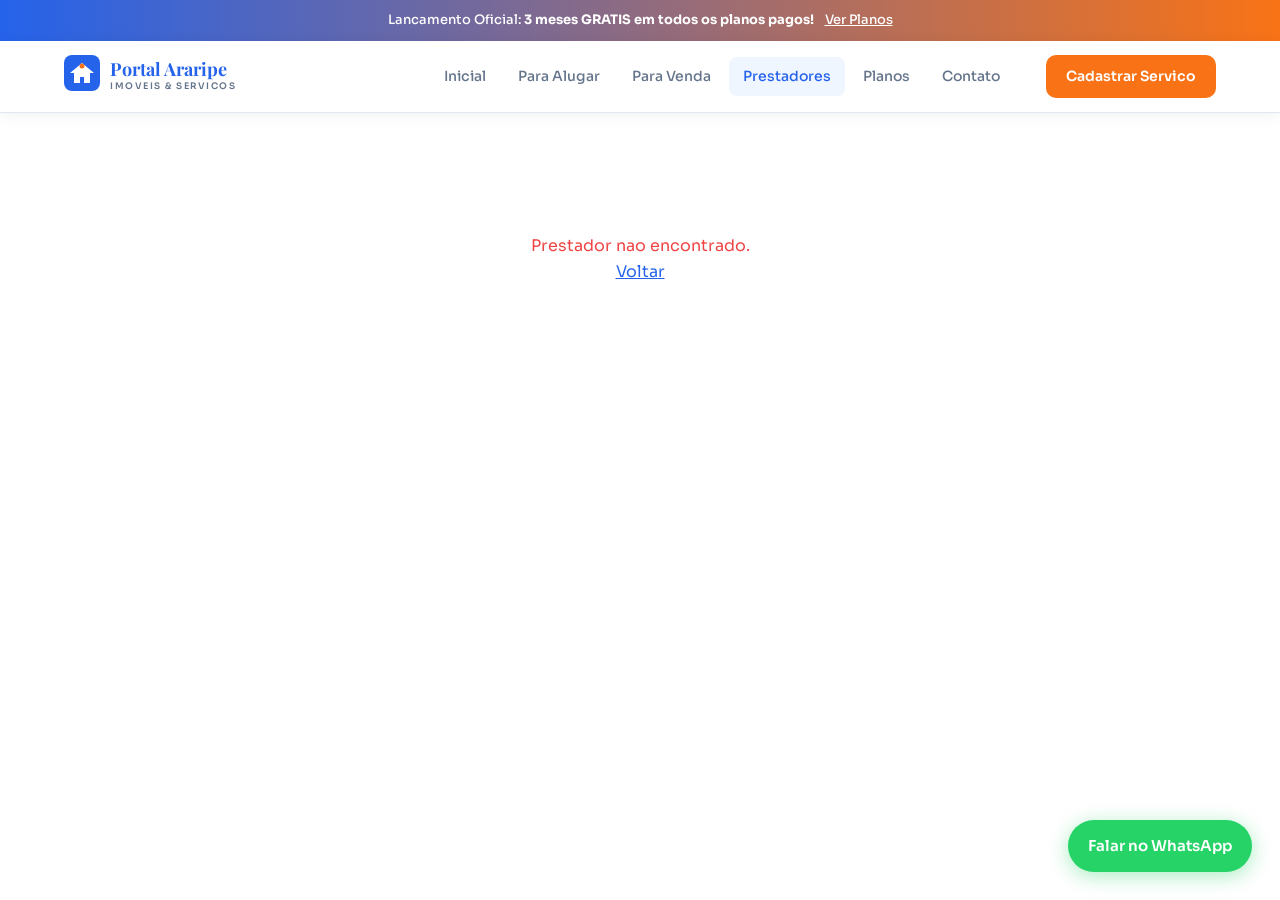
<file: prestador-detalhe.html>
<!DOCTYPE html>
<html lang="pt-BR">
<head>
<meta charset="UTF-8">
<meta name="viewport" content="width=device-width, initial-scale=1.0">
<title>Prestador - Portal Araripe</title>
<link href="https://fonts.googleapis.com/css2?family=Playfair+Display:ital,wght@0,700;0,900;1,700&family=Sora:wght@300;400;500;600;700&display=swap" rel="stylesheet">
<link rel="stylesheet" href="style.css">
<style>
  .whatsapp-float { position:fixed; bottom:28px; right:28px; background:#25d366; color:white; border-radius:50px; padding:14px 20px; font-size:15px; font-weight:600; text-decoration:none; display:flex; align-items:center; gap:8px; box-shadow:0 4px 20px rgba(37,211,102,0.4); z-index:999; transition:transform 0.2s; }
  .detalhe-container { max-width:860px; margin:40px auto; padding:0 20px 60px; }
  .voltar { display:inline-flex; align-items:center; gap:6px; color:#2563EB; font-weight:600; text-decoration:none; margin-bottom:24px; font-size:15px; }
  .detalhe-titulo { font-size:30px; font-weight:900; color:#1a2f6b; margin:0 0 6px; }
  .detalhe-sub { color:#F97316; font-size:16px; font-weight:600; margin-bottom:16px; }
  .badge-plano { display:inline-block; padding:5px 14px; border-radius:20px; font-size:12px; font-weight:700; text-transform:uppercase; margin-bottom:16px; }
  .badge-plano.premium { background:#FEF3C7; color:#92400E; }
  .badge-plano.profissional { background:#EFF6FF; color:#1D4ED8; }
  .badge-plano.gratuito { background:#F0FDF4; color:#166534; }
  .foto-principal { width:100%; max-height:320px; object-fit:cover; border-radius:16px; margin-bottom:24px; }
  .fotos-extras { display:grid; grid-template-columns:repeat(auto-fill,minmax(120px,1fr)); gap:10px; margin-bottom:24px; }
  .fotos-extras img { width:100%; height:100px; object-fit:cover; border-radius:10px; cursor:pointer; }
  .detalhe-grid { display:grid; grid-template-columns:1fr 1fr; gap:14px; margin-bottom:28px; }
  .detalhe-item { background:#f8fafc; border-radius:12px; padding:14px; }
  .detalhe-item label { font-size:11px; color:#888; font-weight:600; text-transform:uppercase; display:block; margin-bottom:4px; }
  .detalhe-item span { font-size:15px; font-weight:700; color:#1a2f6b; }
  .detalhe-secao { margin-bottom:24px; }
  .detalhe-secao h3 { font-size:17px; font-weight:700; color:#1a2f6b; margin-bottom:10px; border-bottom:2px solid #EFF6FF; padding-bottom:6px; }
  .detalhe-secao p { color:#444; line-height:1.8; font-size:15px; }
  .contato-box { background:#EFF6FF; border-radius:16px; padding:24px; margin-top:28px; }
  .contato-box h3 { font-size:17px; font-weight:700; color:#1a2f6b; margin-bottom:6px; }
  .contato-box p { color:#555; margin-bottom:16px; }
  .contato-btns { display:flex; flex-wrap:wrap; gap:10px; }
  .btn-wpp { display:inline-flex; align-items:center; gap:8px; background:#25d366; color:white; padding:14px 22px; border-radius:10px; text-decoration:none; font-weight:700; font-size:15px; }
  .btn-insta { display:inline-flex; align-items:center; gap:8px; background:#E1306C; color:white; padding:14px 22px; border-radius:10px; text-decoration:none; font-weight:700; font-size:15px; }
  .loading-state { text-align:center; padding:80px 20px; color:#666; font-size:16px; }
  @media(max-width:600px) { .detalhe-grid { grid-template-columns:1fr; } .detalhe-titulo { font-size:24px; } }
</style>
</head>
<body>

<div class="top-banner">
  Lancamento Oficial: <strong>3 meses GRATIS em todos os planos pagos!</strong> <a href="planos.html">Ver Planos</a>
</div>

<header class="header">
  <div class="container header-inner">
    <a href="index.html" class="logo">
      <div class="logo-icon">
        <svg width="36" height="36" viewBox="0 0 36 36" fill="none">
          <rect width="36" height="36" rx="8" fill="#2563EB"/>
          <path d="M18 8L6 18H10V28H16V22H20V28H26V18H30L18 8Z" fill="white"/>
          <circle cx="18" cy="11" r="2.5" fill="#F97316"/>
        </svg>
      </div>
      <div class="logo-text">
        <span class="logo-name">Portal Araripe</span>
        <span class="logo-sub">IMOVEIS &amp; SERVICOS</span>
      </div>
    </a>
    <nav class="nav">
      <a href="index.html" class="nav-link">Inicial</a>
      <a href="alugar.html" class="nav-link">Para Alugar</a>
      <a href="venda.html" class="nav-link">Para Venda</a>
      <a href="prestadores.html" class="nav-link active">Prestadores</a>
      <a href="planos.html" class="nav-link">Planos</a>
      <a href="contato.html" class="nav-link">Contato</a>
    </nav>
    <a href="cadastro-prestador.html" class="btn-primary">Cadastrar Servico</a>
    <button class="menu-toggle" onclick="toggleMenu()">&#9776;</button>
  </div>
  <div class="mobile-menu" id="mobileMenu">
    <a href="index.html">Inicial</a>
    <a href="alugar.html">Para Alugar</a>
    <a href="venda.html">Para Venda</a>
    <a href="prestadores.html">Prestadores</a>
    <a href="planos.html">Planos</a>
    <a href="contato.html">Contato</a>
    <a href="cadastro-prestador.html" class="btn-primary">Cadastrar Servico</a>
  </div>
</header>

<div class="detalhe-container">
  <div id="conteudo" class="loading-state">Carregando prestador...</div>
</div>

<a href="https://wa.me/5588994893176" target="_blank" class="whatsapp-float">Falar no WhatsApp</a>

<script>
var SUPABASE_URL = 'https://vyuqjpdgrzdndpuxctsv.supabase.co';
var SUPABASE_KEY = 'sb_publishable_wpb5wIruSE-lsNO2ZqZkNQ_dDSBC6GJ';

function toggleMenu() {
  var menu = document.getElementById('mobileMenu');
  if (menu) menu.classList.toggle('open');
}

function getParam(nome) {
  var params = new URLSearchParams(window.location.search);
  return params.get(nome);
}

async function carregarPrestador() {
  var id = getParam('id');
  var conteudo = document.getElementById('conteudo');

  if (!id) {
    conteudo.innerHTML = '<p style="text-align:center;color:#ef4444;">Prestador nao encontrado.</p><a href="prestadores.html" style="color:#2563EB;">Voltar</a>';
    return;
  }

  try {
    var url = SUPABASE_URL + '/rest/v1/prestadores?id=eq.' + id;
    var response = await fetch(url, {
      headers: { 'apikey': SUPABASE_KEY, 'Authorization': 'Bearer ' + SUPABASE_KEY }
    });
    var dados = await response.json();
    var p = dados[0];

    if (!p) {
      conteudo.innerHTML = '<p style="text-align:center;color:#ef4444;">Prestador nao encontrado.</p><a href="prestadores.html" style="color:#2563EB;">Voltar</a>';
      return;
    }

    document.title = p.nome + ' - Portal Araripe';

    var plano = p.plano || 'gratuito';

    var fotoHtml = '';
    if (p.foto_url) {
      fotoHtml = '<img src="' + p.foto_url + '" alt="Foto" class="foto-principal" onerror="this.remove()">';
    }

    var instagramBtn = p.instagram ? '<a href="' + p.instagram + '" target="_blank" class="btn-insta">Ver Instagram</a>' : '';
    var telefone = p.telefone ? p.telefone.replace(/\D/g, '') : '';

    var html = '<a href="prestadores.html" class="voltar">Voltar para Prestadores</a>'
      + fotoHtml
      + '<span class="badge-plano ' + plano + '">Plano ' + plano + '</span>'
      + '<h1 class="detalhe-titulo">' + p.nome + '</h1>'
      + '<p class="detalhe-sub">' + (p.categoria || '') + '</p>'
      + '<div class="detalhe-grid">'
      + '<div class="detalhe-item"><label>Cidade</label><span>' + (p.cidade || '') + '</span></div>'
      + '<div class="detalhe-item"><label>Area de Atendimento</label><span>' + (p.area_atendimento || p.cidade || '') + '</span></div>'
      + (p.experiencia ? '<div class="detalhe-item"><label>Experiencia</label><span>' + p.experiencia + '</span></div>' : '')
      + '<div class="detalhe-item"><label>Forma de Cobranca</label><span>' + (p.forma_cobranca || 'Consultar') + '</span></div>'
      + (p.valor_minimo ? '<div class="detalhe-item"><label>Valor Minimo</label><span>R$ ' + parseFloat(p.valor_minimo).toFixed(2).replace('.', ',') + '</span></div>' : '')
      + '<div class="detalhe-item"><label>Orcamento Gratis</label><span>' + (p.orcamento_gratis === 'sim' ? 'Sim' : 'Nao') + '</span></div>'
      + '</div>';

    if (p.descricao) html += '<div class="detalhe-secao"><h3>Sobre o Prestador</h3><p>' + p.descricao + '</p></div>';
    if (p.especialidades) html += '<div class="detalhe-secao"><h3>Especialidades e Servicos</h3><p>' + p.especialidades + '</p></div>';

    html += '<div class="contato-box"><h3>Quer contratar este servico?</h3>'
      + '<p>Entre em contato direto pelo WhatsApp' + (p.instagram ? ' ou veja o Instagram:' : ':') + '</p>'
      + '<div class="contato-btns"><a href="https://wa.me/55' + telefone + '" target="_blank" class="btn-wpp">Chamar no WhatsApp</a>'
      + instagramBtn + '</div></div>';

    conteudo.innerHTML = html;

  } catch (err) {
    conteudo.innerHTML = '<p style="text-align:center;color:#ef4444;">Erro ao carregar. Tente novamente.</p><br><a href="prestadores.html" style="color:#2563EB;">Voltar</a>';
  }
}

carregarPrestador();
</script>
</body>
</html>
</file>
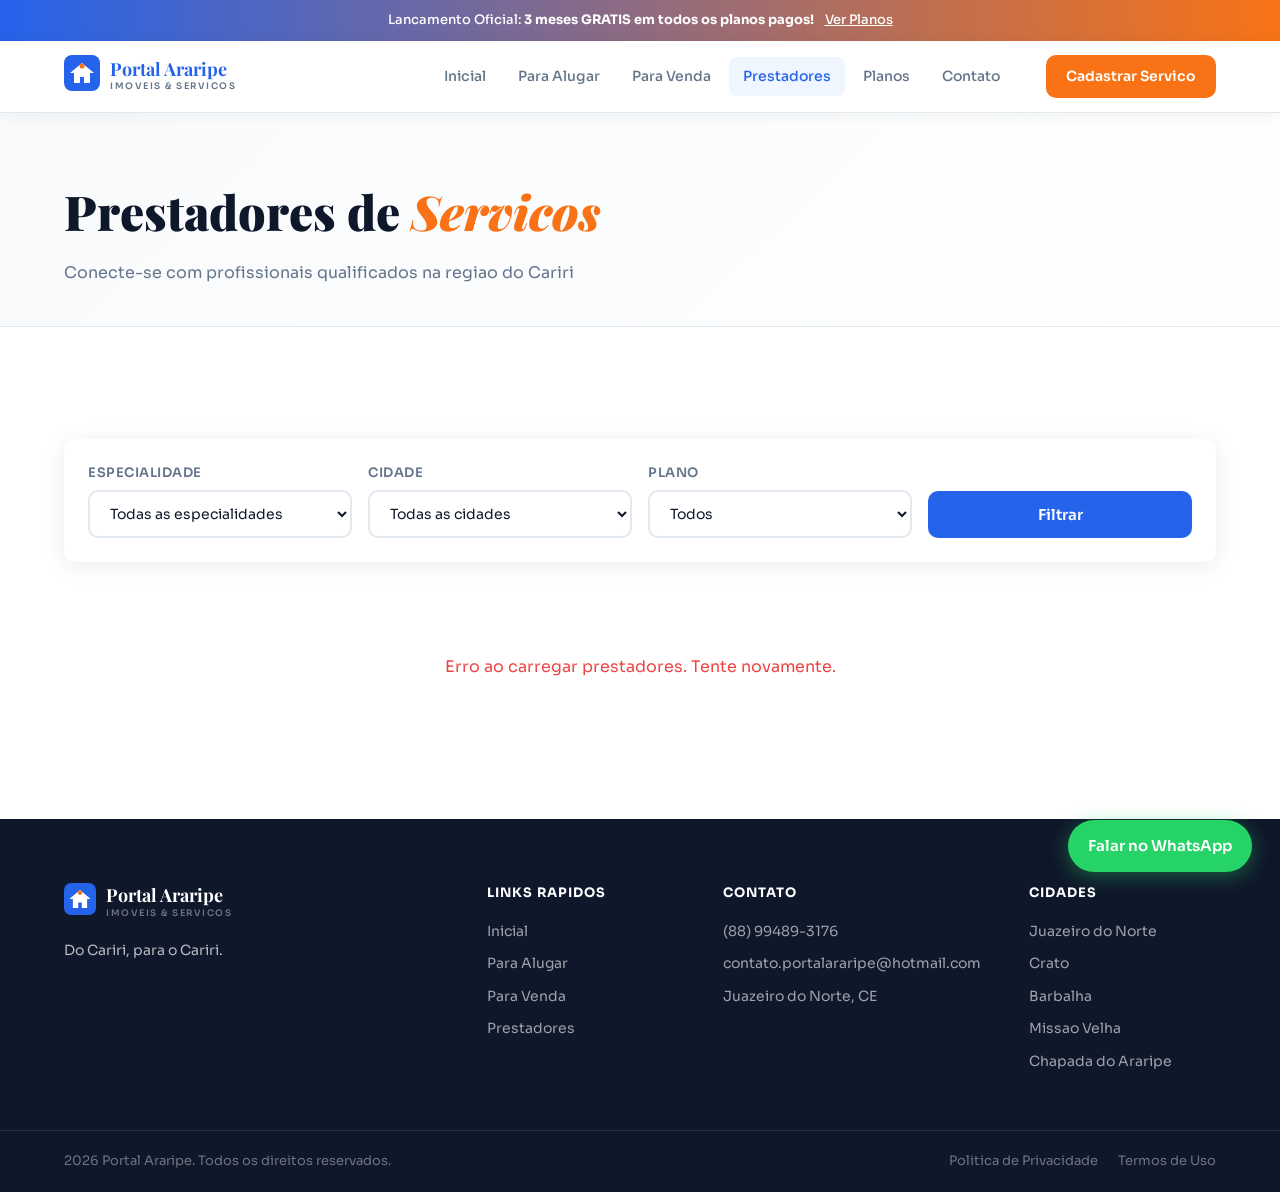
<file: prestadores.html>
<!DOCTYPE html>
<html lang="pt-BR">
<head>
<meta charset="UTF-8">
<meta name="viewport" content="width=device-width, initial-scale=1.0">
<title>Prestadores de Servico - Portal Araripe</title>
<link href="https://fonts.googleapis.com/css2?family=Playfair+Display:ital,wght@0,700;0,900;1,700&family=Sora:wght@300;400;500;600;700&display=swap" rel="stylesheet">
<link rel="stylesheet" href="style.css">
<style>
  .whatsapp-float { position:fixed; bottom:28px; right:28px; background:#25d366; color:white; border-radius:50px; padding:14px 20px; font-size:15px; font-weight:600; text-decoration:none; display:flex; align-items:center; gap:8px; box-shadow:0 4px 20px rgba(37,211,102,0.4); z-index:999; transition:transform 0.2s; }
  .whatsapp-float:hover { transform:scale(1.05); }
  .prestadores-grid { display:grid; grid-template-columns:repeat(auto-fill,minmax(300px,1fr)); gap:24px; margin-top:32px; }
  .prestador-card { background:white; border-radius:16px; box-shadow:0 2px 16px rgba(0,0,0,0.08); overflow:hidden; border:1px solid #f0f0f0; transition:box-shadow 0.2s; text-decoration:none; color:inherit; display:flex; flex-direction:column; }
  .prestador-card:hover { box-shadow:0 6px 24px rgba(37,99,235,0.12); }
  .prestador-foto { width:100%; height:180px; object-fit:cover; background:#f0f4ff; display:flex; align-items:center; justify-content:center; font-size:48px; }
  .prestador-foto img { width:100%; height:180px; object-fit:cover; }
  .prestador-body { padding:20px; display:flex; flex-direction:column; gap:10px; flex:1; }
  .badge-plano { display:inline-block; padding:4px 12px; border-radius:20px; font-size:12px; font-weight:600; text-transform:uppercase; width:fit-content; }
  .badge-plano.premium { background:#FEF3C7; color:#92400E; }
  .badge-plano.profissional { background:#EFF6FF; color:#1D4ED8; }
  .badge-plano.gratuito { background:#F0FDF4; color:#166534; }
  .prestador-card h3 { font-size:17px; font-weight:700; color:#1a2f6b; margin:0; }
  .prestador-categoria { font-size:14px; color:#F97316; font-weight:600; }
  .prestador-descricao { font-size:13px; color:#555; line-height:1.6; display:-webkit-box; -webkit-line-clamp:3; -webkit-box-orient:vertical; overflow:hidden; }
  .prestador-info { display:flex; flex-wrap:wrap; gap:8px; font-size:13px; color:#666; }
  .prestador-valor { font-size:14px; font-weight:600; color:#2563EB; }
  .btn-ver-mais { display:inline-flex; align-items:center; justify-content:center; background:#2563EB; color:white; padding:10px 16px; border-radius:8px; font-weight:600; font-size:14px; margin-top:auto; transition:background 0.2s; }
  .btn-ver-mais:hover { background:#1d4ed8; }
  .loading-state { text-align:center; padding:60px 20px; color:#666; font-size:16px; }
</style>
</head>
<body>

<div class="top-banner">
  Lancamento Oficial: <strong>3 meses GRATIS em todos os planos pagos!</strong> <a href="planos.html">Ver Planos</a>
</div>

<header class="header">
  <div class="container header-inner">
    <a href="index.html" class="logo">
      <div class="logo-icon">
        <svg width="36" height="36" viewBox="0 0 36 36" fill="none">
          <rect width="36" height="36" rx="8" fill="#2563EB"/>
          <path d="M18 8L6 18H10V28H16V22H20V28H26V18H30L18 8Z" fill="white"/>
          <circle cx="18" cy="11" r="2.5" fill="#F97316"/>
        </svg>
      </div>
      <div class="logo-text">
        <span class="logo-name">Portal Araripe</span>
        <span class="logo-sub">IMOVEIS &amp; SERVICOS</span>
      </div>
    </a>
    <nav class="nav">
      <a href="index.html" class="nav-link">Inicial</a>
      <a href="alugar.html" class="nav-link">Para Alugar</a>
      <a href="venda.html" class="nav-link">Para Venda</a>
      <a href="prestadores.html" class="nav-link active">Prestadores</a>
      <a href="planos.html" class="nav-link">Planos</a>
      <a href="contato.html" class="nav-link">Contato</a>
    </nav>
    <a href="cadastro-prestador.html" class="btn-primary">Cadastrar Servico</a>
    <button class="menu-toggle" onclick="toggleMenu()">&#9776;</button>
  </div>
  <div class="mobile-menu" id="mobileMenu">
    <a href="index.html">Inicial</a>
    <a href="alugar.html">Para Alugar</a>
    <a href="venda.html">Para Venda</a>
    <a href="prestadores.html">Prestadores</a>
    <a href="planos.html">Planos</a>
    <a href="contato.html">Contato</a>
    <a href="cadastro-prestador.html" class="btn-primary">Cadastrar Servico</a>
  </div>
</header>

<section class="page-hero">
  <div class="container">
    <h1>Prestadores de <em>Servicos</em></h1>
    <p>Conecte-se com profissionais qualificados na regiao do Cariri</p>
  </div>
</section>

<section class="section">
  <div class="container">
    <div class="filters-bar">
      <div class="form-group">
        <label>Especialidade</label>
        <select id="filtro-categoria">
          <option value="">Todas as especialidades</option>
          <optgroup label="Manutencao">
            <option>Eletricista</option>
            <option>Encanador / Hidraulico</option>
            <option>Pedreiro / Construcao</option>
            <option>Pintor</option>
            <option>Marceneiro</option>
            <option>Tecnico de Ar Condicionado</option>
          </optgroup>
          <optgroup label="Limpeza">
            <option>Faxineira / Diarista</option>
            <option>Empresa de Limpeza</option>
            <option>Dedetizadora / Desinsetizadora</option>
          </optgroup>
          <optgroup label="Projeto">
            <option>Arquiteto</option>
            <option>Decorador de Interiores</option>
            <option>Paisagista</option>
          </optgroup>
          <optgroup label="Seguranca">
            <option>Instalador de Cameras / CFTV</option>
            <option>Chaveiro</option>
          </optgroup>
        </select>
      </div>
      <div class="form-group">
        <label>Cidade</label>
        <select id="filtro-cidade">
          <option value="">Todas as cidades</option>
          <option>Juazeiro do Norte</option>
          <option>Crato</option>
          <option>Barbalha</option>
          <option>Missao Velha</option>
          <option>Chapada do Araripe</option>
        </select>
      </div>
      <div class="form-group">
        <label>Plano</label>
        <select id="filtro-plano">
          <option value="">Todos</option>
          <option value="premium">Premium</option>
          <option value="profissional">Profissional</option>
          <option value="gratuito">Gratuito</option>
        </select>
      </div>
      <button class="btn-search" onclick="filtrar()">Filtrar</button>
    </div>

    <div id="lista-prestadores" class="loading-state">Carregando prestadores...</div>
  </div>
</section>

<footer class="footer">
  <div class="container footer-grid">
    <div class="footer-brand">
      <a href="index.html" class="logo">
        <div class="logo-icon">
          <svg width="32" height="32" viewBox="0 0 36 36" fill="none">
            <rect width="36" height="36" rx="8" fill="#2563EB"/>
            <path d="M18 8L6 18H10V28H16V22H20V28H26V18H30L18 8Z" fill="white"/>
            <circle cx="18" cy="11" r="2.5" fill="#F97316"/>
          </svg>
        </div>
        <div class="logo-text">
          <span class="logo-name">Portal Araripe</span>
          <span class="logo-sub">IMOVEIS &amp; SERVICOS</span>
        </div>
      </a>
      <p>Do Cariri, para o Cariri.</p>
    </div>
    <div class="footer-links">
      <h4>Links Rapidos</h4>
      <a href="index.html">Inicial</a>
      <a href="alugar.html">Para Alugar</a>
      <a href="venda.html">Para Venda</a>
      <a href="prestadores.html">Prestadores</a>
    </div>
    <div class="footer-links">
      <h4>Contato</h4>
      <p>(88) 99489-3176</p>
      <p>contato.portalararipe@hotmail.com</p>
      <p>Juazeiro do Norte, CE</p>
    </div>
    <div class="footer-links">
      <h4>Cidades</h4>
      <p>Juazeiro do Norte</p>
      <p>Crato</p>
      <p>Barbalha</p>
      <p>Missao Velha</p>
      <p>Chapada do Araripe</p>
    </div>
  </div>
  <div class="footer-bottom">
    <div class="container footer-bottom-inner">
      <p>2026 Portal Araripe. Todos os direitos reservados.</p>
      <div><a href="privacidade.html">Politica de Privacidade</a><a href="termos.html">Termos de Uso</a></div>
    </div>
  </div>
</footer>

<a href="https://wa.me/5588994893176" target="_blank" class="whatsapp-float">Falar no WhatsApp</a>

<script>
var SUPABASE_URL = 'https://vyuqjpdgrzdndpuxctsv.supabase.co';
var SUPABASE_KEY = 'sb_publishable_wpb5wIruSE-lsNO2ZqZkNQ_dDSBC6GJ';
var todosPrestadores = [];

function toggleMenu() {
  var menu = document.getElementById('mobileMenu');
  if (menu) menu.classList.toggle('open');
}

async function carregarPrestadores() {
  var lista = document.getElementById('lista-prestadores');
  try {
    var response = await fetch(SUPABASE_URL + '/rest/v1/prestadores?status=eq.ativo&order=plano.asc,created_at.desc', {
      headers: {
        'apikey': SUPABASE_KEY,
        'Authorization': 'Bearer ' + SUPABASE_KEY
      }
    });
    var dados = await response.json();
    todosPrestadores = dados;
    renderizar(dados);
  } catch (err) {
    lista.innerHTML = '<p style="text-align:center;color:#ef4444;">Erro ao carregar prestadores. Tente novamente.</p>';
  }
}

function renderizar(prestadores) {
  var lista = document.getElementById('lista-prestadores');
  if (!prestadores || prestadores.length === 0) {
    lista.innerHTML = '<div class="empty-state"><div class="empty-icon">&#128119;</div><h3>Nenhum prestador encontrado</h3><p>Seja o primeiro a se cadastrar!</p><a href="cadastro-prestador.html" class="btn-primary" style="display:inline-block;margin-top:20px;">Cadastrar meu Servico Gratis</a></div>';
    return;
  }

  var cards = prestadores.map(function(p) {
    var plano = p.plano || 'gratuito';
    var descricao = p.descricao || p.especialidades || '';
    var valor = p.valor_minimo ? 'A partir de R$ ' + parseFloat(p.valor_minimo).toFixed(2).replace('.', ',') : '';
    var orcamento = p.orcamento_gratis === 'sim' ? '<span>Orcamento gratis</span>' : '';
    var experiencia = p.experiencia ? '<span>' + p.experiencia + '</span>' : '';

    var fotoHtml = '';
    if (p.foto_url) {
      fotoHtml = '<div class="prestador-foto"><img src="' + p.foto_url + '" alt="Foto de ' + p.nome + '" onerror="this.parentNode.removeChild(this)"></div>';
    } else {
      fotoHtml = '<div class="prestador-foto" style="display:flex;align-items:center;justify-content:center;">&#128119;</div>';
    }

    return '<a href="prestador-detalhe.html?id=' + p.id + '" class="prestador-card">'
      + fotoHtml
      + '<div class="prestador-body">'
      + '<span class="badge-plano ' + plano + '">' + plano + '</span>'
      + '<h3>' + p.nome + '</h3>'
      + '<div class="prestador-categoria">' + p.categoria + '</div>'
      + (descricao ? '<div class="prestador-descricao">' + descricao + '</div>' : '')
      + '<div class="prestador-info"><span>' + p.cidade + '</span>' + experiencia + orcamento + '</div>'
      + (valor ? '<div class="prestador-valor">' + valor + '</div>' : '')
      + '<div class="btn-ver-mais">Ver Perfil Completo</div>'
      + '</div>'
      + '</a>';
  }).join('');

  lista.innerHTML = '<div class="prestadores-grid">' + cards + '</div>';
}

function filtrar() {
  var categoria = document.getElementById('filtro-categoria').value;
  var cidade = document.getElementById('filtro-cidade').value;
  var plano = document.getElementById('filtro-plano').value;

  var filtrados = todosPrestadores.filter(function(p) {
    return (!categoria || p.categoria === categoria) &&
           (!cidade || p.cidade === cidade) &&
           (!plano || p.plano === plano);
  });

  renderizar(filtrados);
}

carregarPrestadores();
</script>

</body>
        </html>
</file>
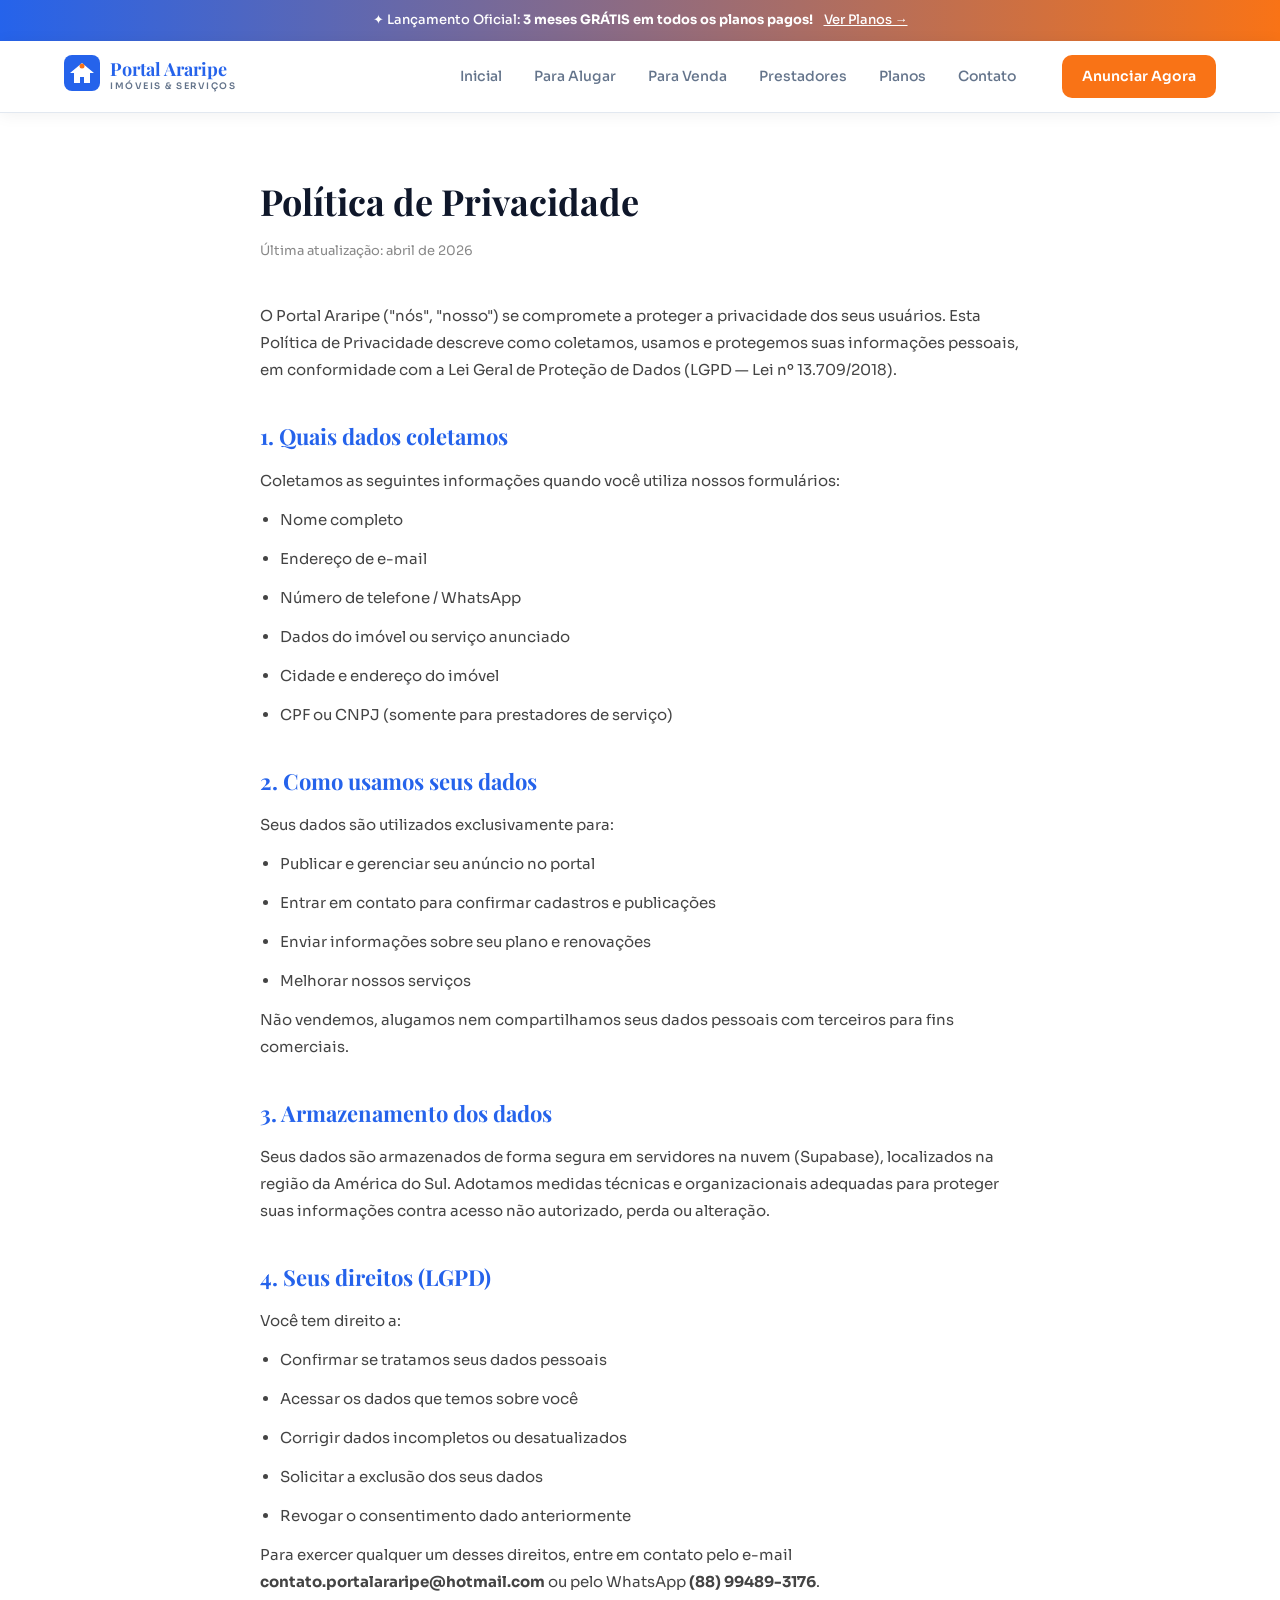
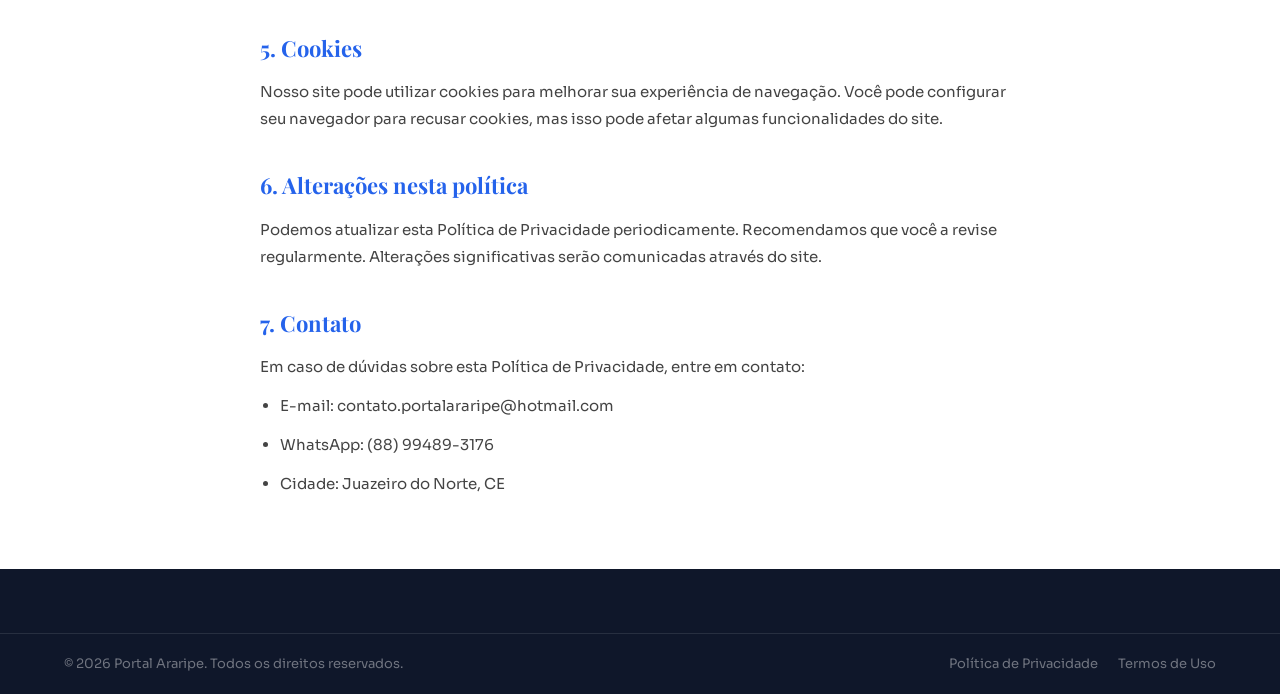
<file: privacidade.html>
<!DOCTYPE html>
<html lang="pt-BR">
<head>
<meta charset="UTF-8">
<meta name="viewport" content="width=device-width, initial-scale=1.0">
<title>Política de Privacidade — Portal Araripe</title>
<link href="https://fonts.googleapis.com/css2?family=Playfair+Display:ital,wght@0,700;0,900;1,700&family=Sora:wght@300;400;500;600;700&display=swap" rel="stylesheet">
<link rel="stylesheet" href="style.css">
<style>
  .doc-content { max-width: 800px; margin: 0 auto; padding: 60px 20px; }
  .doc-content h1 { font-family: 'Playfair Display', serif; font-size: 36px; margin-bottom: 8px; }
  .doc-content h2 { font-family: 'Playfair Display', serif; font-size: 22px; margin: 36px 0 12px; color: #2563EB; }
  .doc-content p, .doc-content li { font-size: 15px; line-height: 1.8; color: #444; margin-bottom: 12px; }
  .doc-content ul { padding-left: 20px; }
  .doc-content .data { font-size: 13px; color: #888; margin-bottom: 40px; }
</style>
</head>
<body>

<div class="top-banner">
  ✦ Lançamento Oficial: <strong>3 meses GRÁTIS em todos os planos pagos!</strong> <a href="planos.html">Ver Planos →</a>
</div>

<header class="header">
  <div class="container header-inner">
    <a href="index.html" class="logo">
      <div class="logo-icon">
        <svg width="36" height="36" viewBox="0 0 36 36" fill="none">
          <rect width="36" height="36" rx="8" fill="#2563EB"/>
          <path d="M18 8L6 18H10V28H16V22H20V28H26V18H30L18 8Z" fill="white"/>
          <circle cx="18" cy="11" r="2.5" fill="#F97316"/>
        </svg>
      </div>
      <div class="logo-text">
        <span class="logo-name">Portal Araripe</span>
        <span class="logo-sub">IMÓVEIS & SERVIÇOS</span>
      </div>
    </a>
    <nav class="nav">
      <a href="index.html" class="nav-link">Inicial</a>
      <a href="alugar.html" class="nav-link">Para Alugar</a>
      <a href="venda.html" class="nav-link">Para Venda</a>
      <a href="prestadores.html" class="nav-link">Prestadores</a>
      <a href="planos.html" class="nav-link">Planos</a>
      <a href="contato.html" class="nav-link">Contato</a>
    </nav>
    <a href="anunciar.html" class="btn-primary">Anunciar Agora</a>
    <button class="menu-toggle" onclick="toggleMenu()">☰</button>
  </div>
  <div class="mobile-menu" id="mobileMenu">
    <a href="index.html">Inicial</a>
    <a href="alugar.html">Para Alugar</a>
    <a href="venda.html">Para Venda</a>
    <a href="prestadores.html">Prestadores</a>
    <a href="planos.html">Planos</a>
    <a href="contato.html">Contato</a>
    <a href="anunciar.html" class="btn-primary">Anunciar Agora</a>
  </div>
</header>

<div class="doc-content">
  <h1>Política de Privacidade</h1>
  <p class="data">Última atualização: abril de 2026</p>

  <p>O Portal Araripe ("nós", "nosso") se compromete a proteger a privacidade dos seus usuários. Esta Política de Privacidade descreve como coletamos, usamos e protegemos suas informações pessoais, em conformidade com a Lei Geral de Proteção de Dados (LGPD — Lei nº 13.709/2018).</p>

  <h2>1. Quais dados coletamos</h2>
  <p>Coletamos as seguintes informações quando você utiliza nossos formulários:</p>
  <ul>
    <li>Nome completo</li>
    <li>Endereço de e-mail</li>
    <li>Número de telefone / WhatsApp</li>
    <li>Dados do imóvel ou serviço anunciado</li>
    <li>Cidade e endereço do imóvel</li>
    <li>CPF ou CNPJ (somente para prestadores de serviço)</li>
  </ul>

  <h2>2. Como usamos seus dados</h2>
  <p>Seus dados são utilizados exclusivamente para:</p>
  <ul>
    <li>Publicar e gerenciar seu anúncio no portal</li>
    <li>Entrar em contato para confirmar cadastros e publicações</li>
    <li>Enviar informações sobre seu plano e renovações</li>
    <li>Melhorar nossos serviços</li>
  </ul>
  <p>Não vendemos, alugamos nem compartilhamos seus dados pessoais com terceiros para fins comerciais.</p>

  <h2>3. Armazenamento dos dados</h2>
  <p>Seus dados são armazenados de forma segura em servidores na nuvem (Supabase), localizados na região da América do Sul. Adotamos medidas técnicas e organizacionais adequadas para proteger suas informações contra acesso não autorizado, perda ou alteração.</p>

  <h2>4. Seus direitos (LGPD)</h2>
  <p>Você tem direito a:</p>
  <ul>
    <li>Confirmar se tratamos seus dados pessoais</li>
    <li>Acessar os dados que temos sobre você</li>
    <li>Corrigir dados incompletos ou desatualizados</li>
    <li>Solicitar a exclusão dos seus dados</li>
    <li>Revogar o consentimento dado anteriormente</li>
  </ul>
  <p>Para exercer qualquer um desses direitos, entre em contato pelo e-mail <strong>contato.portalararipe@hotmail.com</strong> ou pelo WhatsApp <strong>(88) 99489-3176</strong>.</p>

  <h2>5. Cookies</h2>
  <p>Nosso site pode utilizar cookies para melhorar sua experiência de navegação. Você pode configurar seu navegador para recusar cookies, mas isso pode afetar algumas funcionalidades do site.</p>

  <h2>6. Alterações nesta política</h2>
  <p>Podemos atualizar esta Política de Privacidade periodicamente. Recomendamos que você a revise regularmente. Alterações significativas serão comunicadas através do site.</p>

  <h2>7. Contato</h2>
  <p>Em caso de dúvidas sobre esta Política de Privacidade, entre em contato:</p>
  <ul>
    <li>E-mail: contato.portalararipe@hotmail.com</li>
    <li>WhatsApp: (88) 99489-3176</li>
    <li>Cidade: Juazeiro do Norte, CE</li>
  </ul>
</div>

<footer class="footer">
  <div class="footer-bottom">
    <div class="container footer-bottom-inner">
      <p>© 2026 Portal Araripe. Todos os direitos reservados.</p>
      <div><a href="privacidade.html">Política de Privacidade</a><a href="termos.html">Termos de Uso</a></div>
    </div>
  </div>
</footer>

<script src="script.js"></script>
</body>
</html>
</file>
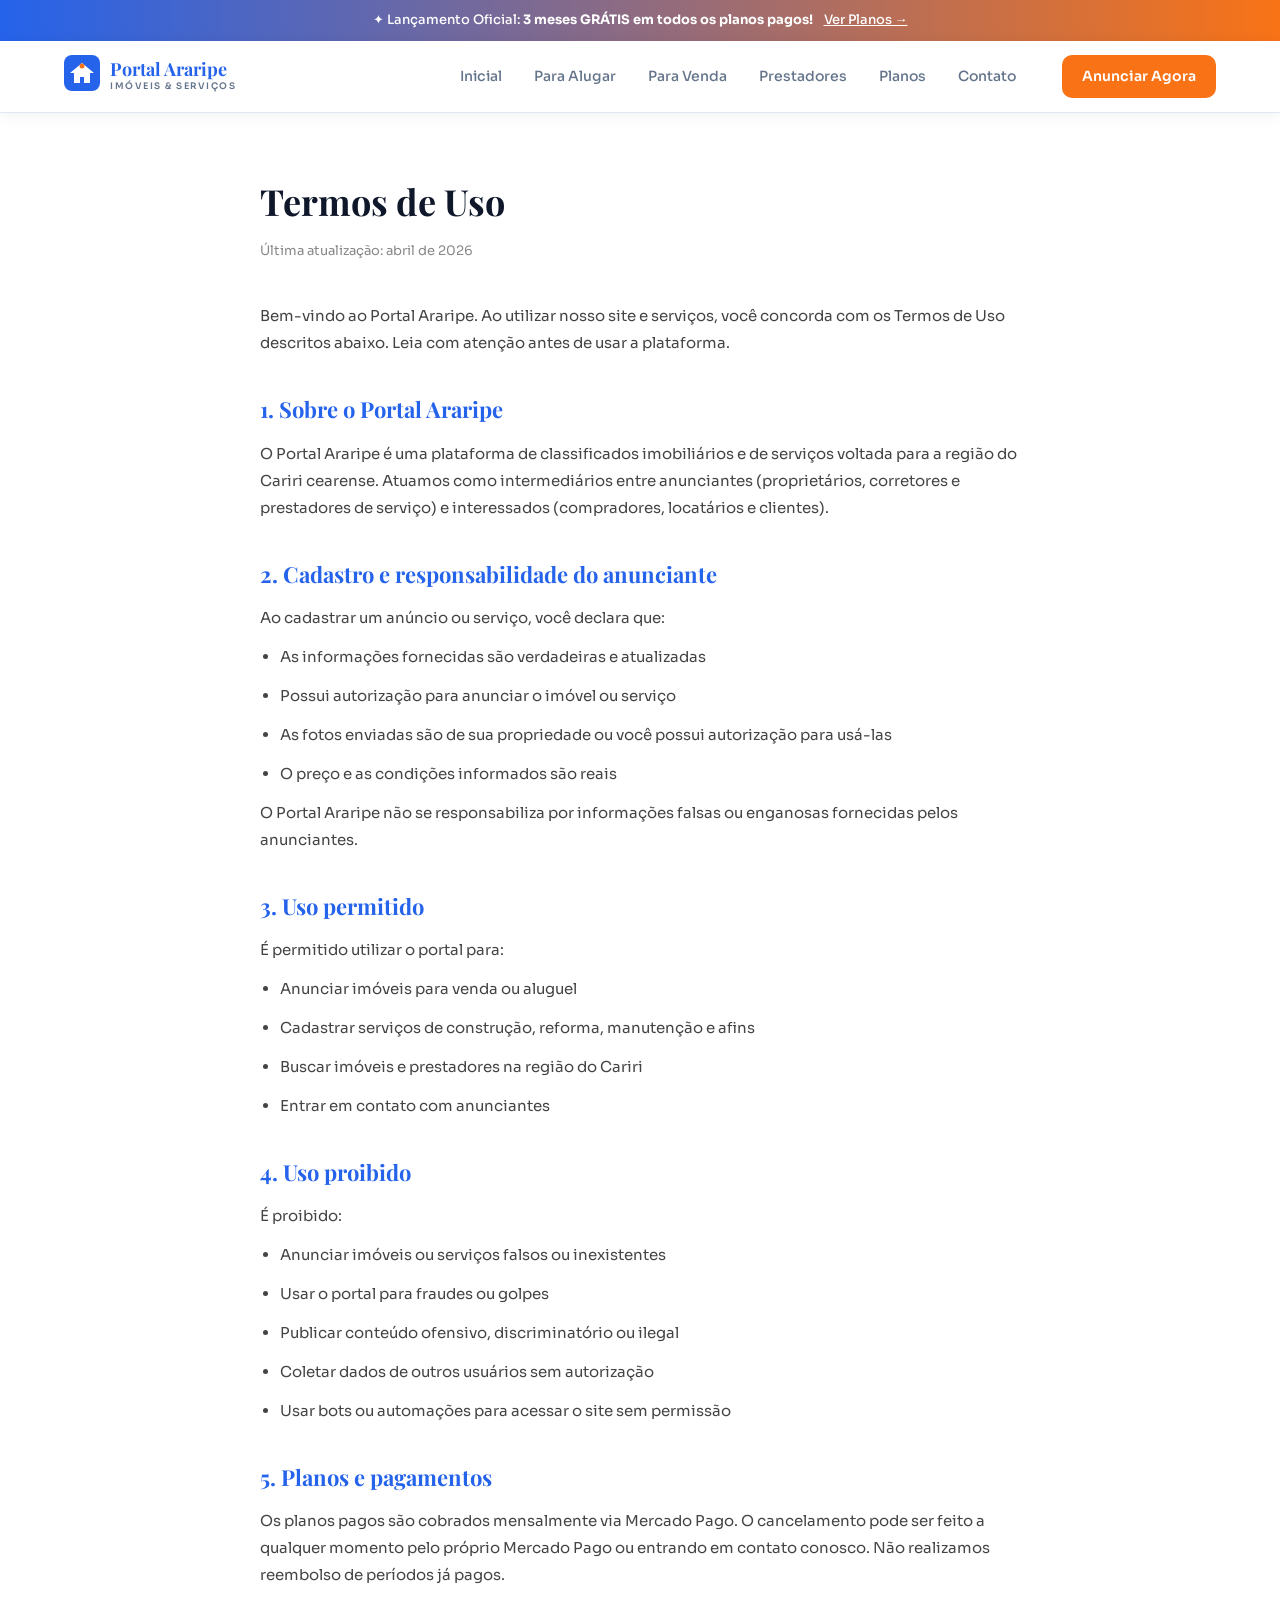
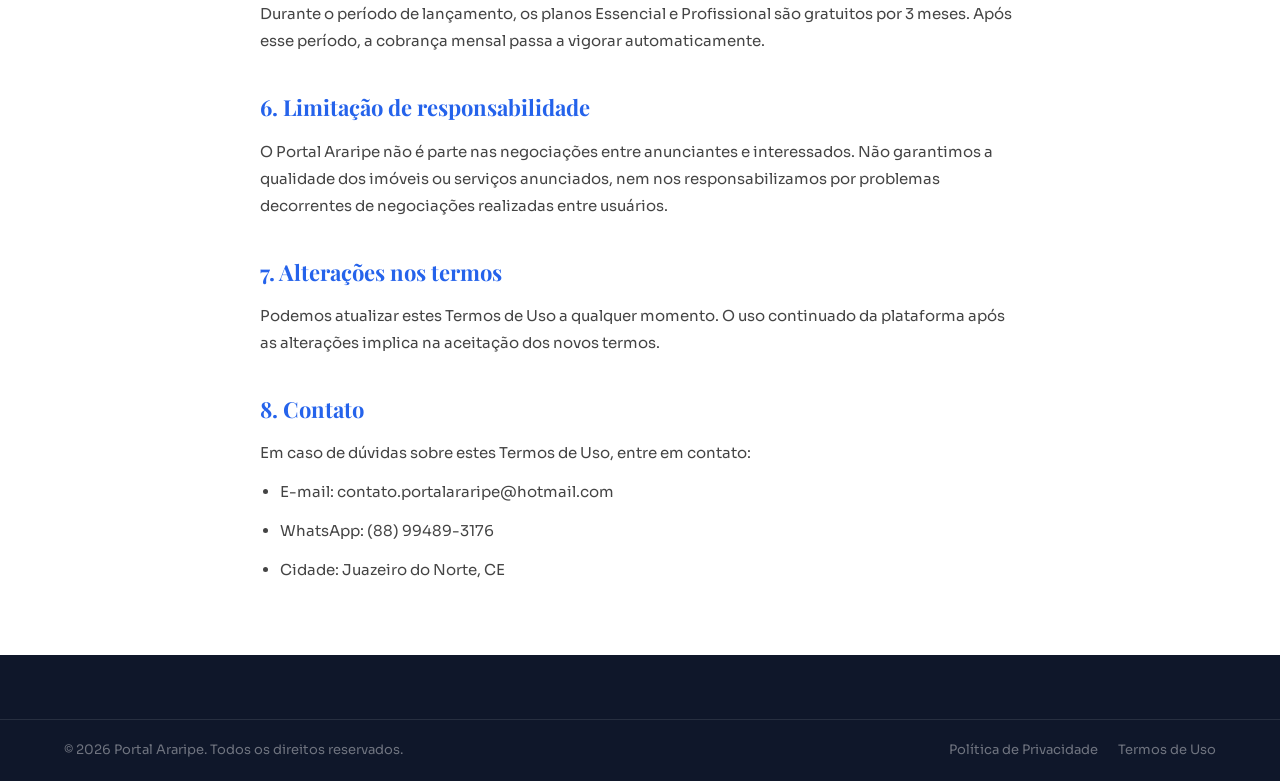
<file: termos.html>
<!DOCTYPE html>
<html lang="pt-BR">
<head>
<meta charset="UTF-8">
<meta name="viewport" content="width=device-width, initial-scale=1.0">
<title>Termos de Uso — Portal Araripe</title>
<link href="https://fonts.googleapis.com/css2?family=Playfair+Display:ital,wght@0,700;0,900;1,700&family=Sora:wght@300;400;500;600;700&display=swap" rel="stylesheet">
<link rel="stylesheet" href="style.css">
<style>
  .doc-content { max-width: 800px; margin: 0 auto; padding: 60px 20px; }
  .doc-content h1 { font-family: 'Playfair Display', serif; font-size: 36px; margin-bottom: 8px; }
  .doc-content h2 { font-family: 'Playfair Display', serif; font-size: 22px; margin: 36px 0 12px; color: #2563EB; }
  .doc-content p, .doc-content li { font-size: 15px; line-height: 1.8; color: #444; margin-bottom: 12px; }
  .doc-content ul { padding-left: 20px; }
  .doc-content .data { font-size: 13px; color: #888; margin-bottom: 40px; }
</style>
</head>
<body>

<div class="top-banner">
  ✦ Lançamento Oficial: <strong>3 meses GRÁTIS em todos os planos pagos!</strong> <a href="planos.html">Ver Planos →</a>
</div>

<header class="header">
  <div class="container header-inner">
    <a href="index.html" class="logo">
      <div class="logo-icon">
        <svg width="36" height="36" viewBox="0 0 36 36" fill="none">
          <rect width="36" height="36" rx="8" fill="#2563EB"/>
          <path d="M18 8L6 18H10V28H16V22H20V28H26V18H30L18 8Z" fill="white"/>
          <circle cx="18" cy="11" r="2.5" fill="#F97316"/>
        </svg>
      </div>
      <div class="logo-text">
        <span class="logo-name">Portal Araripe</span>
        <span class="logo-sub">IMÓVEIS & SERVIÇOS</span>
      </div>
    </a>
    <nav class="nav">
      <a href="index.html" class="nav-link">Inicial</a>
      <a href="alugar.html" class="nav-link">Para Alugar</a>
      <a href="venda.html" class="nav-link">Para Venda</a>
      <a href="prestadores.html" class="nav-link">Prestadores</a>
      <a href="planos.html" class="nav-link">Planos</a>
      <a href="contato.html" class="nav-link">Contato</a>
    </nav>
    <a href="anunciar.html" class="btn-primary">Anunciar Agora</a>
    <button class="menu-toggle" onclick="toggleMenu()">☰</button>
  </div>
  <div class="mobile-menu" id="mobileMenu">
    <a href="index.html">Inicial</a>
    <a href="alugar.html">Para Alugar</a>
    <a href="venda.html">Para Venda</a>
    <a href="prestadores.html">Prestadores</a>
    <a href="planos.html">Planos</a>
    <a href="contato.html">Contato</a>
    <a href="anunciar.html" class="btn-primary">Anunciar Agora</a>
  </div>
</header>

<div class="doc-content">
  <h1>Termos de Uso</h1>
  <p class="data">Última atualização: abril de 2026</p>

  <p>Bem-vindo ao Portal Araripe. Ao utilizar nosso site e serviços, você concorda com os Termos de Uso descritos abaixo. Leia com atenção antes de usar a plataforma.</p>

  <h2>1. Sobre o Portal Araripe</h2>
  <p>O Portal Araripe é uma plataforma de classificados imobiliários e de serviços voltada para a região do Cariri cearense. Atuamos como intermediários entre anunciantes (proprietários, corretores e prestadores de serviço) e interessados (compradores, locatários e clientes).</p>

  <h2>2. Cadastro e responsabilidade do anunciante</h2>
  <p>Ao cadastrar um anúncio ou serviço, você declara que:</p>
  <ul>
    <li>As informações fornecidas são verdadeiras e atualizadas</li>
    <li>Possui autorização para anunciar o imóvel ou serviço</li>
    <li>As fotos enviadas são de sua propriedade ou você possui autorização para usá-las</li>
    <li>O preço e as condições informados são reais</li>
  </ul>
  <p>O Portal Araripe não se responsabiliza por informações falsas ou enganosas fornecidas pelos anunciantes.</p>

  <h2>3. Uso permitido</h2>
  <p>É permitido utilizar o portal para:</p>
  <ul>
    <li>Anunciar imóveis para venda ou aluguel</li>
    <li>Cadastrar serviços de construção, reforma, manutenção e afins</li>
    <li>Buscar imóveis e prestadores na região do Cariri</li>
    <li>Entrar em contato com anunciantes</li>
  </ul>

  <h2>4. Uso proibido</h2>
  <p>É proibido:</p>
  <ul>
    <li>Anunciar imóveis ou serviços falsos ou inexistentes</li>
    <li>Usar o portal para fraudes ou golpes</li>
    <li>Publicar conteúdo ofensivo, discriminatório ou ilegal</li>
    <li>Coletar dados de outros usuários sem autorização</li>
    <li>Usar bots ou automações para acessar o site sem permissão</li>
  </ul>

  <h2>5. Planos e pagamentos</h2>
  <p>Os planos pagos são cobrados mensalmente via Mercado Pago. O cancelamento pode ser feito a qualquer momento pelo próprio Mercado Pago ou entrando em contato conosco. Não realizamos reembolso de períodos já pagos.</p>
  <p>Durante o período de lançamento, os planos Essencial e Profissional são gratuitos por 3 meses. Após esse período, a cobrança mensal passa a vigorar automaticamente.</p>

  <h2>6. Limitação de responsabilidade</h2>
  <p>O Portal Araripe não é parte nas negociações entre anunciantes e interessados. Não garantimos a qualidade dos imóveis ou serviços anunciados, nem nos responsabilizamos por problemas decorrentes de negociações realizadas entre usuários.</p>

  <h2>7. Alterações nos termos</h2>
  <p>Podemos atualizar estes Termos de Uso a qualquer momento. O uso continuado da plataforma após as alterações implica na aceitação dos novos termos.</p>

  <h2>8. Contato</h2>
  <p>Em caso de dúvidas sobre estes Termos de Uso, entre em contato:</p>
  <ul>
    <li>E-mail: contato.portalararipe@hotmail.com</li>
    <li>WhatsApp: (88) 99489-3176</li>
    <li>Cidade: Juazeiro do Norte, CE</li>
  </ul>
</div>

<footer class="footer">
  <div class="footer-bottom">
    <div class="container footer-bottom-inner">
      <p>© 2026 Portal Araripe. Todos os direitos reservados.</p>
      <div><a href="privacidade.html">Política de Privacidade</a><a href="termos.html">Termos de Uso</a></div>
    </div>
  </div>
</footer>

<script src="script.js"></script>
</body>
</html>
</file>
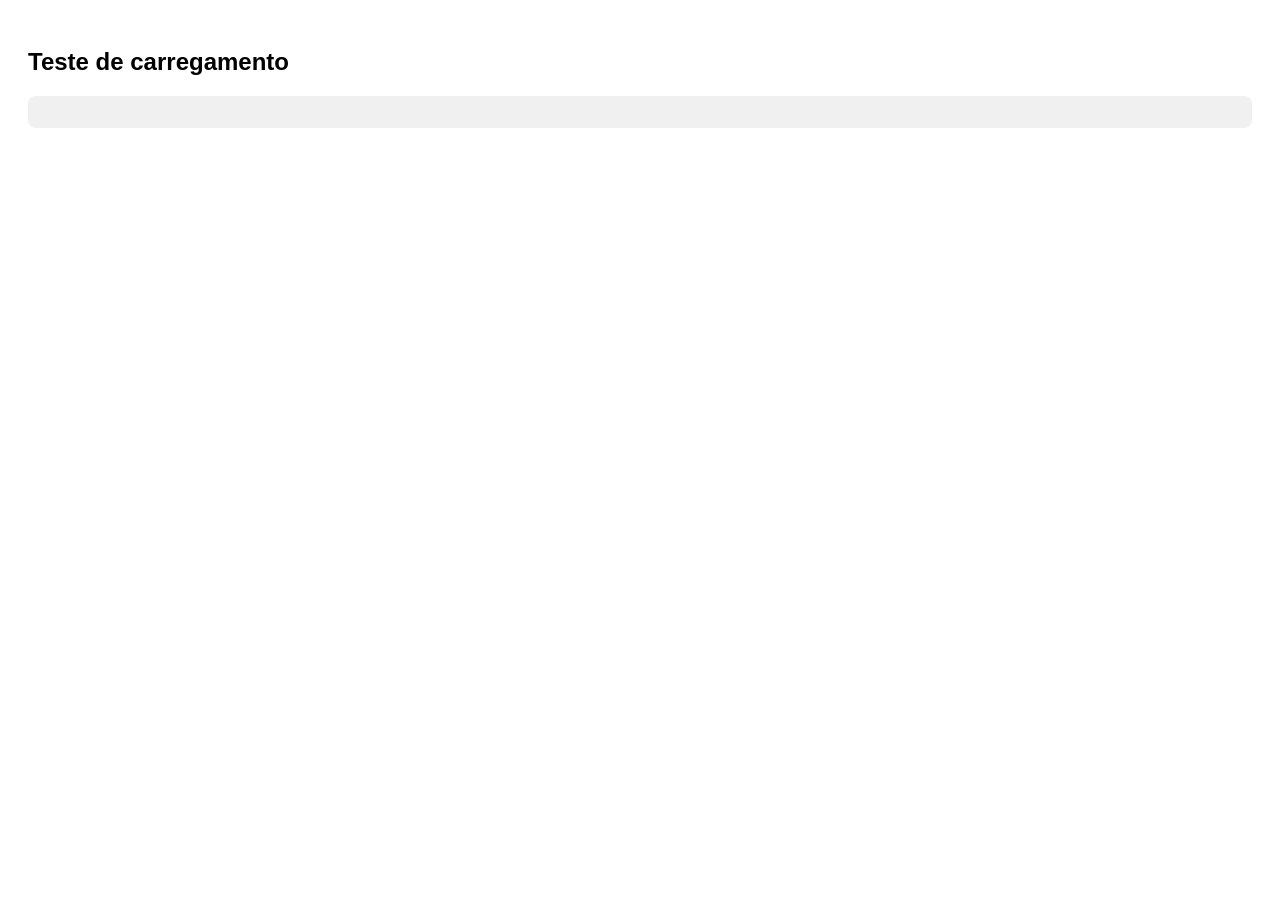
<file: teste-prestador.html>
<!DOCTYPE html>
<html lang="pt-BR">
<head>
<meta charset="UTF-8">
<meta name="viewport" content="width=device-width, initial-scale=1.0">
<title>Teste Prestador</title>
</head>
<body style="font-family:sans-serif; padding:20px;">

<h2>Teste de carregamento</h2>
<div id="log" style="background:#f0f0f0; padding:16px; border-radius:8px; white-space:pre-wrap; font-size:13px;"></div>

<script>
var SUPABASE_URL = 'https://vyuqjpdgrzdndpuxctsv.supabase.co';
var SUPABASE_KEY = 'sb_publishable_wpb5wIruSE-lsNO2ZqZkNQ_dDSBC6GJ';

function log(msg) {
  document.getElementById('log').textContent += msg + '
';
}

async function testar() {
  var params = new URLSearchParams(window.location.search);
  var id = params.get('id');
  log('ID da URL: ' + (id || 'NENHUM'));

  if (!id) {
    log('Usando ID de teste fixo...');
    id = 'b68c6d0b-7b99-49b8-acbd-3a1d5c374159';
  }

  log('Buscando prestador...');
  var url = SUPABASE_URL + '/rest/v1/prestadores?id=eq.' + id;
  log('URL: ' + url);

  try {
    var response = await fetch(url, {
      headers: {
        'apikey': SUPABASE_KEY,
        'Authorization': 'Bearer ' + SUPABASE_KEY
      }
    });
    log('Status HTTP: ' + response.status);
    var texto = await response.text();
    log('Resposta: ' + texto.substring(0, 500));
  } catch (err) {
    log('ERRO: ' + err.message);
  }
}

testar();
</script>
</body>
</html>
</file>
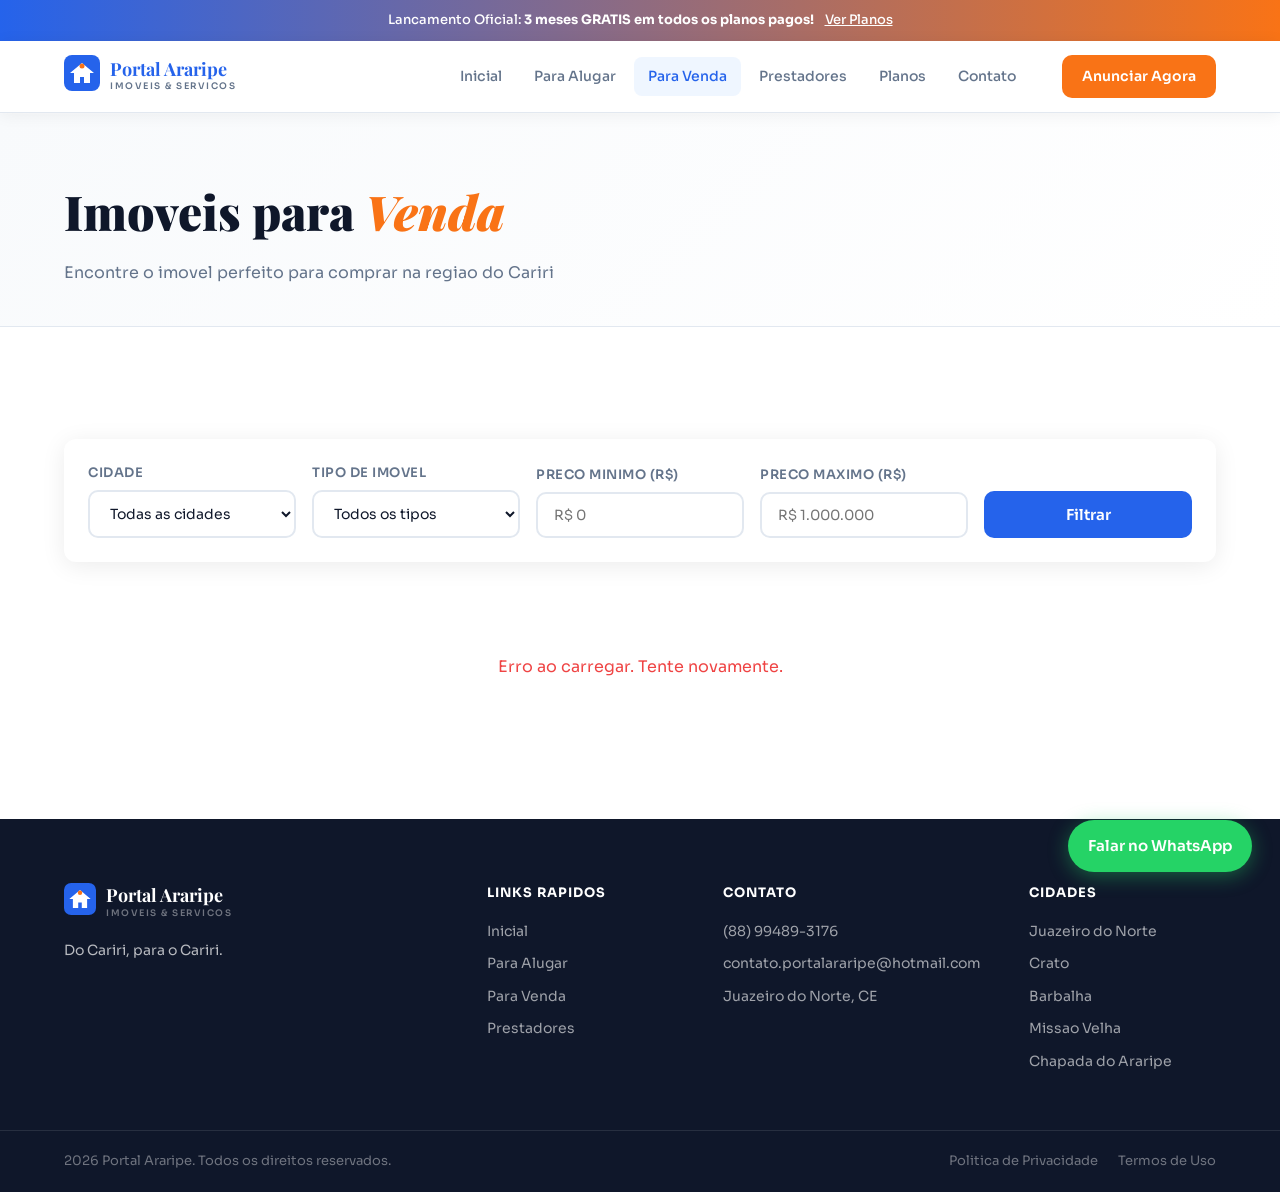
<file: venda.html>
<!DOCTYPE html>
<html lang="pt-BR">
<head>
<meta charset="UTF-8">
<meta name="viewport" content="width=device-width, initial-scale=1.0">
<title>Imoveis para Venda - Portal Araripe</title>
<link href="https://fonts.googleapis.com/css2?family=Playfair+Display:ital,wght@0,700;0,900;1,700&family=Sora:wght@300;400;500;600;700&display=swap" rel="stylesheet">
<link rel="stylesheet" href="style.css">
<style>
  .whatsapp-float { position:fixed; bottom:28px; right:28px; background:#25d366; color:white; border-radius:50px; padding:14px 20px; font-size:15px; font-weight:600; text-decoration:none; display:flex; align-items:center; gap:8px; box-shadow:0 4px 20px rgba(37,211,102,0.4); z-index:999; }
  .imoveis-grid { display:grid; grid-template-columns:repeat(auto-fill,minmax(280px,1fr)); gap:24px; margin-top:32px; }
  .imovel-card { background:white; border-radius:16px; box-shadow:0 2px 16px rgba(0,0,0,0.08); overflow:hidden; border:1px solid #f0f0f0; transition:box-shadow 0.2s; text-decoration:none; color:inherit; display:flex; flex-direction:column; }
  .imovel-card:hover { box-shadow:0 6px 24px rgba(249,115,22,0.12); }
  .imovel-card-img { background:linear-gradient(135deg,#FFF7ED,#FFEDD5); height:160px; display:flex; align-items:center; justify-content:center; font-size:48px; }
  .imovel-card-body { padding:18px; flex:1; display:flex; flex-direction:column; gap:8px; }
  .imovel-card-tipo { font-size:12px; font-weight:700; color:#F97316; text-transform:uppercase; }
  .imovel-card-titulo { font-size:17px; font-weight:700; color:#1a2f6b; }
  .imovel-card-local { font-size:13px; color:#666; }
  .imovel-card-detalhes { display:flex; gap:12px; font-size:13px; color:#555; flex-wrap:wrap; }
  .imovel-card-preco { font-size:20px; font-weight:800; color:#F97316; margin-top:auto; padding-top:8px; }
  .loading-state { text-align:center; padding:60px 20px; color:#666; font-size:16px; }
</style>
</head>
<body>
<div class="top-banner">Lancamento Oficial: <strong>3 meses GRATIS em todos os planos pagos!</strong> <a href="planos.html">Ver Planos</a></div>
<header class="header">
  <div class="container header-inner">
    <a href="index.html" class="logo">
      <div class="logo-icon"><svg width="36" height="36" viewBox="0 0 36 36" fill="none"><rect width="36" height="36" rx="8" fill="#2563EB"/><path d="M18 8L6 18H10V28H16V22H20V28H26V18H30L18 8Z" fill="white"/><circle cx="18" cy="11" r="2.5" fill="#F97316"/></svg></div>
      <div class="logo-text"><span class="logo-name">Portal Araripe</span><span class="logo-sub">IMOVEIS &amp; SERVICOS</span></div>
    </a>
    <nav class="nav">
      <a href="index.html" class="nav-link">Inicial</a><a href="alugar.html" class="nav-link">Para Alugar</a><a href="venda.html" class="nav-link active">Para Venda</a><a href="prestadores.html" class="nav-link">Prestadores</a><a href="planos.html" class="nav-link">Planos</a><a href="contato.html" class="nav-link">Contato</a>
    </nav>
    <a href="anunciar.html" class="btn-primary">Anunciar Agora</a>
    <button class="menu-toggle" onclick="toggleMenu()">&#9776;</button>
  </div>
  <div class="mobile-menu" id="mobileMenu">
    <a href="index.html">Inicial</a><a href="alugar.html">Para Alugar</a><a href="venda.html">Para Venda</a><a href="prestadores.html">Prestadores</a><a href="planos.html">Planos</a><a href="contato.html">Contato</a><a href="anunciar.html" class="btn-primary">Anunciar Agora</a>
  </div>
</header>
<section class="page-hero"><div class="container"><h1>Imoveis para <em>Venda</em></h1><p>Encontre o imovel perfeito para comprar na regiao do Cariri</p></div></section>
<section class="section"><div class="container">
  <div class="filters-bar">
    <div class="form-group"><label>Cidade</label><select id="filtro-cidade"><option value="">Todas as cidades</option><option>Juazeiro do Norte</option><option>Crato</option><option>Barbalha</option><option>Missao Velha</option><option>Chapada do Araripe</option></select></div>
    <div class="form-group"><label>Tipo de Imovel</label><select id="filtro-tipo"><option value="">Todos os tipos</option><option>Casa</option><option>Apartamento</option><option>Terreno</option><option>Comercial</option><option>Chacara/Sitio</option></select></div>
    <div class="form-group"><label>Preco minimo (R$)</label><input type="number" id="preco-min" placeholder="R$ 0"></div>
    <div class="form-group"><label>Preco maximo (R$)</label><input type="number" id="preco-max" placeholder="R$ 1.000.000"></div>
    <button class="btn-search" onclick="filtrar()">Filtrar</button>
  </div>
  <div id="lista-imoveis" class="loading-state">Carregando imoveis...</div>
</div></section>
<footer class="footer"><div class="container footer-grid">
  <div class="footer-brand"><a href="index.html" class="logo"><div class="logo-icon"><svg width="32" height="32" viewBox="0 0 36 36" fill="none"><rect width="36" height="36" rx="8" fill="#2563EB"/><path d="M18 8L6 18H10V28H16V22H20V28H26V18H30L18 8Z" fill="white"/><circle cx="18" cy="11" r="2.5" fill="#F97316"/></svg></div><div class="logo-text"><span class="logo-name">Portal Araripe</span><span class="logo-sub">IMOVEIS &amp; SERVICOS</span></div></a><p>Do Cariri, para o Cariri.</p></div>
  <div class="footer-links"><h4>Links Rapidos</h4><a href="index.html">Inicial</a><a href="alugar.html">Para Alugar</a><a href="venda.html">Para Venda</a><a href="prestadores.html">Prestadores</a></div>
  <div class="footer-links"><h4>Contato</h4><p>(88) 99489-3176</p><p>contato.portalararipe@hotmail.com</p><p>Juazeiro do Norte, CE</p></div>
  <div class="footer-links"><h4>Cidades</h4><p>Juazeiro do Norte</p><p>Crato</p><p>Barbalha</p><p>Missao Velha</p><p>Chapada do Araripe</p></div>
</div><div class="footer-bottom"><div class="container footer-bottom-inner"><p>2026 Portal Araripe. Todos os direitos reservados.</p><div><a href="privacidade.html">Politica de Privacidade</a><a href="termos.html">Termos de Uso</a></div></div></div></footer>
<a href="https://wa.me/5588994893176" target="_blank" class="whatsapp-float">Falar no WhatsApp</a>
<script>
var SUPABASE_URL='https://vyuqjpdgrzdndpuxctsv.supabase.co',SUPABASE_KEY='sb_publishable_wpb5wIruSE-lsNO2ZqZkNQ_dDSBC6GJ',todosImoveis=[];
var icones={'Casa':'&#127968;','Apartamento':'&#127970;','Terreno':'&#127807;','Comercial':'&#127978;','Chacara/Sitio':'&#127795;'};
function toggleMenu(){var m=document.getElementById('mobileMenu');if(m)m.classList.toggle('open');}
async function carregarImoveis(){var l=document.getElementById('lista-imoveis');try{var r=await fetch(SUPABASE_URL+'/rest/v1/imoveis?status=eq.ativo&tipo_anuncio=eq.venda&order=created_at.desc',{headers:{'apikey':SUPABASE_KEY,'Authorization':'Bearer '+SUPABASE_KEY}});todosImoveis=await r.json();renderizar(todosImoveis);}catch(e){l.innerHTML='<p style="text-align:center;color:#ef4444;">Erro ao carregar. Tente novamente.</p>';}}
function renderizar(imoveis){var l=document.getElementById('lista-imoveis');if(!imoveis||imoveis.length===0){l.innerHTML='<div class="empty-state"><div class="empty-icon">&#127969;</div><h3>Nenhum imovel a venda ainda</h3><p>Seja o primeiro a anunciar!</p><a href="anunciar.html" class="btn-primary" style="display:inline-block;margin-top:20px;">Anunciar meu Imovel Gratis</a></div>';return;}
var cards=imoveis.map(function(p){var icone=icones[p.tipo_imovel]||'&#127968;',valor=parseFloat(p.valor).toLocaleString('pt-BR',{minimumFractionDigits:2}),detalhes='';if(p.metragem)detalhes+='<span>'+p.metragem+'m2</span>';if(p.quartos)detalhes+='<span>'+p.quartos+' quartos</span>';if(p.banheiros)detalhes+='<span>'+p.banheiros+' banheiros</span>';return'<a href="imovel-detalhe.html?id='+p.id+'&origem=venda.html" class="imovel-card"><div class="imovel-card-img">'+icone+'</div><div class="imovel-card-body"><div class="imovel-card-tipo">'+(p.tipo_imovel||'')+'</div><div class="imovel-card-titulo">'+p.titulo+'</div><div class="imovel-card-local">'+(p.bairro||'')+', '+(p.cidade||'')+'</div><div class="imovel-card-detalhes">'+detalhes+'</div><div class="imovel-card-preco">R$ '+valor+'</div></div></a>';}).join('');
l.innerHTML='<div class="imoveis-grid">'+cards+'</div>';}
function filtrar(){var cidade=document.getElementById('filtro-cidade').value,tipo=document.getElementById('filtro-tipo').value,min=parseFloat(document.getElementById('preco-min').value)||0,max=parseFloat(document.getElementById('preco-max').value)||Infinity;renderizar(todosImoveis.filter(function(p){return(!cidade||p.cidade===cidade)&&(!tipo||p.tipo_imovel===tipo)&&parseFloat(p.valor)>=min&&parseFloat(p.valor)<=max;}));}
carregarImoveis();
</script>
</body>
</html>
</file>
<file: style.css>
/* ===== RESET & BASE ===== */
*, *::before, *::after { box-sizing: border-box; margin: 0; padding: 0; }

:root {
  --blue: #2563EB;
  --blue-dark: #1d4ed8;
  --orange: #F97316;
  --orange-dark: #ea6c0a;
  --dark: #0f172a;
  --gray: #64748b;
  --light: #f8fafc;
  --white: #ffffff;
  --border: #e2e8f0;
  --shadow: 0 4px 24px rgba(0,0,0,0.08);
  --shadow-lg: 0 12px 48px rgba(0,0,0,0.14);
  --radius: 12px;
  --radius-lg: 20px;
}

html { scroll-behavior: smooth; }

body {
  font-family: 'Sora', sans-serif;
  color: var(--dark);
  background: var(--white);
  line-height: 1.6;
}

.container {
  max-width: 1200px;
  margin: 0 auto;
  padding: 0 24px;
}

em { font-family: 'Playfair Display', serif; font-style: italic; color: var(--orange); }

/* ===== TOP BANNER ===== */
.top-banner {
  background: linear-gradient(90deg, var(--blue), var(--orange));
  color: white;
  text-align: center;
  padding: 10px 20px;
  font-size: 13px;
  font-weight: 500;
}
.top-banner a { color: white; text-decoration: underline; margin-left: 8px; }

/* ===== HEADER ===== */
.header {
  position: sticky;
  top: 0;
  background: rgba(255,255,255,0.97);
  backdrop-filter: blur(12px);
  border-bottom: 1px solid var(--border);
  z-index: 1000;
  box-shadow: 0 2px 16px rgba(0,0,0,0.06);
}

.header-inner {
  display: flex;
  align-items: center;
  gap: 32px;
  padding: 14px 24px;
}

.logo {
  display: flex;
  align-items: center;
  gap: 10px;
  text-decoration: none;
  flex-shrink: 0;
}
.logo-name {
  display: block;
  font-family: 'Playfair Display', serif;
  font-weight: 700;
  font-size: 18px;
  color: var(--blue);
  line-height: 1.1;
}
.logo-sub {
  display: block;
  font-size: 9px;
  font-weight: 600;
  color: var(--gray);
  letter-spacing: 1.5px;
}

.nav {
  display: flex;
  gap: 4px;
  margin-left: auto;
}

.nav-link {
  padding: 8px 14px;
  border-radius: 8px;
  text-decoration: none;
  font-size: 14px;
  font-weight: 500;
  color: var(--gray);
  transition: all 0.2s;
}
.nav-link:hover, .nav-link.active {
  color: var(--blue);
  background: #eff6ff;
}

.btn-primary {
  background: var(--orange);
  color: white;
  padding: 10px 20px;
  border-radius: 10px;
  text-decoration: none;
  font-size: 14px;
  font-weight: 600;
  transition: all 0.2s;
  border: none;
  cursor: pointer;
  white-space: nowrap;
}
.btn-primary:hover { background: var(--orange-dark); transform: translateY(-1px); }

.btn-outline {
  border: 2px solid var(--blue);
  color: var(--blue);
  padding: 10px 20px;
  border-radius: 10px;
  text-decoration: none;
  font-size: 14px;
  font-weight: 600;
  transition: all 0.2s;
  background: transparent;
  cursor: pointer;
}
.btn-outline:hover { background: var(--blue); color: white; }

.menu-toggle {
  display: none;
  background: none;
  border: none;
  font-size: 24px;
  cursor: pointer;
  color: var(--dark);
  margin-left: auto;
}

.mobile-menu {
  display: none;
  flex-direction: column;
  gap: 4px;
  padding: 16px 24px;
  border-top: 1px solid var(--border);
  background: white;
}
.mobile-menu a {
  padding: 10px 14px;
  border-radius: 8px;
  text-decoration: none;
  font-size: 15px;
  color: var(--dark);
  font-weight: 500;
}
.mobile-menu.open { display: flex; }

/* ===== HERO ===== */
.hero {
  position: relative;
  min-height: 90vh;
  display: flex;
  align-items: center;
  background: url('https://upload.wikimedia.org/wikipedia/commons/thumb/5/5e/Chapada_do_Araripe_-_CE.jpg/1280px-Chapada_do_Araripe_-_CE.jpg') center/cover no-repeat;
  overflow: hidden;
}

.hero-overlay {
  position: absolute;
  inset: 0;
  background: linear-gradient(135deg, rgba(15,23,42,0.85) 0%, rgba(37,99,235,0.6) 50%, rgba(249,115,22,0.3) 100%);
}

.hero-content {
  position: relative;
  z-index: 1;
  display: grid;
  grid-template-columns: 1fr 380px;
  gap: 60px;
  align-items: center;
  padding: 80px 24px;
}

.hero-badge {
  display: inline-flex;
  align-items: center;
  gap: 8px;
  background: rgba(249,115,22,0.2);
  border: 1px solid rgba(249,115,22,0.4);
  color: #fed7aa;
  padding: 6px 16px;
  border-radius: 100px;
  font-size: 13px;
  font-weight: 500;
  margin-bottom: 24px;
}

.hero-title {
  font-family: 'Playfair Display', serif;
  font-size: clamp(48px, 7vw, 80px);
  font-weight: 900;
  color: white;
  line-height: 1.05;
  margin-bottom: 20px;
}

.hero-desc {
  font-size: 17px;
  color: rgba(255,255,255,0.8);
  max-width: 480px;
  margin-bottom: 32px;
  line-height: 1.7;
}

.hero-btns {
  display: flex;
  gap: 12px;
  flex-wrap: wrap;
  margin-bottom: 40px;
}

.hero-btns .btn-primary { padding: 14px 28px; font-size: 15px; }
.hero-btns .btn-outline { padding: 14px 28px; font-size: 15px; border-color: white; color: white; }
.hero-btns .btn-outline:hover { background: white; color: var(--blue); }

.hero-stats {
  display: flex;
  align-items: center;
  gap: 24px;
}
.stat { text-align: center; }
.stat strong { display: block; font-size: 24px; font-weight: 700; color: white; }
.stat span { font-size: 12px; color: rgba(255,255,255,0.6); font-weight: 500; }
.stat-div { width: 1px; height: 32px; background: rgba(255,255,255,0.2); }

/* SEARCH CARD */
.search-card {
  background: white;
  border-radius: var(--radius-lg);
  padding: 32px;
  box-shadow: var(--shadow-lg);
}
.search-card h3 {
  font-family: 'Playfair Display', serif;
  font-size: 22px;
  color: var(--dark);
  margin-bottom: 24px;
  font-weight: 700;
}
.search-form { display: flex; flex-direction: column; gap: 16px; }

.form-group { display: flex; flex-direction: column; gap: 6px; }
.form-group label { font-size: 13px; font-weight: 600; color: var(--gray); text-transform: uppercase; letter-spacing: 0.5px; }
.form-group input, .form-group select, .form-group textarea {
  padding: 12px 16px;
  border: 2px solid var(--border);
  border-radius: 10px;
  font-size: 14px;
  font-family: 'Sora', sans-serif;
  color: var(--dark);
  transition: border-color 0.2s;
  background: white;
  width: 100%;
}
.form-group input:focus, .form-group select:focus, .form-group textarea:focus {
  outline: none;
  border-color: var(--blue);
}

.btn-search {
  background: var(--blue);
  color: white;
  padding: 14px;
  border-radius: 10px;
  border: none;
  font-size: 15px;
  font-weight: 600;
  cursor: pointer;
  transition: all 0.2s;
  font-family: 'Sora', sans-serif;
}
.btn-search:hover { background: var(--blue-dark); transform: translateY(-1px); }

/* ===== FEATURES ===== */
.features {
  padding: 60px 0;
  background: var(--light);
}
.features-grid {
  display: grid;
  grid-template-columns: repeat(3, 1fr);
  gap: 24px;
}
.feature-card {
  background: white;
  border-radius: var(--radius);
  padding: 32px;
  box-shadow: var(--shadow);
  text-align: center;
  transition: transform 0.2s;
}
.feature-card:hover { transform: translateY(-4px); }
.feature-icon {
  width: 56px; height: 56px;
  border-radius: 14px;
  display: flex; align-items: center; justify-content: center;
  font-size: 24px;
  margin: 0 auto 16px;
}
.feature-icon.blue { background: #eff6ff; }
.feature-icon.orange { background: #fff7ed; }
.feature-card h3 { font-size: 17px; font-weight: 700; margin-bottom: 10px; }
.feature-card p { font-size: 14px; color: var(--gray); line-height: 1.6; }

/* ===== SECTIONS ===== */
.section { padding: 80px 0; }
.section.bg-light { background: var(--light); }

.section-header {
  text-align: center;
  margin-bottom: 48px;
}
.section-header h2 {
  font-family: 'Playfair Display', serif;
  font-size: clamp(28px, 4vw, 40px);
  font-weight: 700;
  margin-bottom: 12px;
}
.section-header p { color: var(--gray); font-size: 16px; }

.section-footer { text-align: center; margin-top: 40px; }

/* ===== IMÓVEIS GRID ===== */
.imoveis-grid {
  display: grid;
  grid-template-columns: repeat(3, 1fr);
  gap: 24px;
}

.imovel-card {
  background: white;
  border-radius: var(--radius);
  overflow: hidden;
  box-shadow: var(--shadow);
  transition: transform 0.2s, box-shadow 0.2s;
  cursor: pointer;
}
.imovel-card:hover { transform: translateY(-4px); box-shadow: var(--shadow-lg); }

.imovel-img {
  position: relative;
  height: 200px;
  display: flex;
  align-items: center;
  justify-content: center;
}
.imovel-img-placeholder { font-size: 64px; opacity: 0.4; }
.imovel-badge {
  position: absolute;
  top: 12px; left: 12px;
  padding: 4px 12px;
  border-radius: 100px;
  font-size: 12px;
  font-weight: 700;
  text-transform: uppercase;
}
.imovel-badge.aluguel { background: var(--blue); color: white; }
.imovel-badge.venda { background: var(--orange); color: white; }

.imovel-info { padding: 20px; }
.imovel-info h4 { font-size: 15px; font-weight: 700; margin-bottom: 6px; line-height: 1.3; }
.imovel-local { font-size: 13px; color: var(--gray); margin-bottom: 12px; }
.imovel-detalhes {
  display: flex; gap: 12px; flex-wrap: wrap;
  font-size: 13px; color: var(--gray);
  margin-bottom: 14px;
  padding-bottom: 14px;
  border-bottom: 1px solid var(--border);
}
.imovel-preco { font-size: 20px; font-weight: 700; color: var(--blue); }
.imovel-preco span { font-size: 13px; font-weight: 400; color: var(--gray); }

/* ===== PRESTADORES ===== */
.prestadores-grid {
  display: grid;
  grid-template-columns: repeat(3, 1fr);
  gap: 24px;
}

.prestador-card {
  background: white;
  border-radius: var(--radius);
  padding: 24px;
  box-shadow: var(--shadow);
  display: flex;
  gap: 16px;
  transition: transform 0.2s;
}
.prestador-card:hover { transform: translateY(-4px); }

.prestador-avatar {
  width: 56px; height: 56px;
  border-radius: 14px;
  background: var(--light);
  display: flex; align-items: center; justify-content: center;
  font-size: 28px;
  flex-shrink: 0;
}

.prestador-top {
  display: flex; align-items: center; gap: 8px;
  margin-bottom: 4px; flex-wrap: wrap;
}
.prestador-top h4 { font-size: 15px; font-weight: 700; }
.prestador-cidade { font-size: 13px; color: var(--gray); margin-bottom: 8px; }
.prestador-desc { font-size: 13px; color: var(--gray); line-height: 1.5; margin-bottom: 12px; }
.prestador-preco { font-size: 14px; font-weight: 600; color: var(--blue); }

.selo-premium {
  background: linear-gradient(135deg, var(--orange), #fb923c);
  color: white;
  padding: 2px 8px;
  border-radius: 100px;
  font-size: 11px;
  font-weight: 700;
}
.selo-verificado {
  background: #dcfce7;
  color: #16a34a;
  padding: 2px 8px;
  border-radius: 100px;
  font-size: 11px;
  font-weight: 700;
}

/* ===== CTA ===== */
.cta-section {
  position: relative;
  padding: 100px 0;
  background: url('https://upload.wikimedia.org/wikipedia/commons/thumb/5/5e/Chapada_do_Araripe_-_CE.jpg/1280px-Chapada_do_Araripe_-_CE.jpg') center/cover;
  text-align: center;
}
.cta-overlay {
  position: absolute;
  inset: 0;
  background: linear-gradient(135deg, rgba(37,99,235,0.9), rgba(249,115,22,0.8));
}
.cta-content {
  position: relative;
  z-index: 1;
  color: white;
}
.cta-content h2 {
  font-family: 'Playfair Display', serif;
  font-size: clamp(32px, 5vw, 52px);
  font-weight: 900;
  margin-bottom: 16px;
}
.cta-content p { font-size: 17px; opacity: 0.9; margin-bottom: 40px; }
.cta-btns { display: flex; gap: 16px; justify-content: center; flex-wrap: wrap; }

.btn-white {
  background: white;
  color: var(--blue);
  padding: 14px 28px;
  border-radius: 10px;
  text-decoration: none;
  font-size: 15px;
  font-weight: 700;
  transition: all 0.2s;
}
.btn-white:hover { transform: translateY(-2px); box-shadow: 0 8px 24px rgba(0,0,0,0.2); }

.btn-outline-white {
  border: 2px solid white;
  color: white;
  padding: 14px 28px;
  border-radius: 10px;
  text-decoration: none;
  font-size: 15px;
  font-weight: 700;
  transition: all 0.2s;
}
.btn-outline-white:hover { background: white; color: var(--orange); }

/* ===== FOOTER ===== */
.footer {
  background: var(--dark);
  color: rgba(255,255,255,0.7);
  padding: 64px 0 0;
}
.footer-grid {
  display: grid;
  grid-template-columns: 2fr 1fr 1fr 1fr;
  gap: 48px;
  padding-bottom: 48px;
}
.footer-brand p { font-size: 14px; line-height: 1.7; margin-top: 16px; }
.footer-brand .logo-name { color: white; }
.footer-brand .logo-sub { color: rgba(255,255,255,0.4); }

.footer-links h4 {
  font-size: 13px;
  font-weight: 700;
  color: white;
  text-transform: uppercase;
  letter-spacing: 1px;
  margin-bottom: 16px;
}
.footer-links a, .footer-links p {
  display: block;
  font-size: 14px;
  color: rgba(255,255,255,0.6);
  text-decoration: none;
  margin-bottom: 10px;
  transition: color 0.2s;
}
.footer-links a:hover { color: var(--orange); }

.social-links { display: flex; gap: 10px; margin-top: 16px; }
.social-btn {
  width: 36px; height: 36px;
  border-radius: 8px;
  border: 1px solid rgba(255,255,255,0.2);
  display: flex; align-items: center; justify-content: center;
  color: rgba(255,255,255,0.6);
  text-decoration: none;
  font-size: 13px;
  font-weight: 700;
  transition: all 0.2s;
}
.social-btn:hover { background: var(--orange); border-color: var(--orange); color: white; }

.footer-bottom {
  border-top: 1px solid rgba(255,255,255,0.1);
  padding: 20px 0;
}
.footer-bottom-inner {
  display: flex;
  justify-content: space-between;
  align-items: center;
  font-size: 13px;
  color: rgba(255,255,255,0.4);
  flex-wrap: wrap;
  gap: 12px;
}
.footer-bottom a {
  color: rgba(255,255,255,0.4);
  text-decoration: none;
  margin-left: 20px;
  transition: color 0.2s;
}
.footer-bottom a:hover { color: var(--orange); }

/* ===== PÁGINAS INTERNAS ===== */
.page-hero {
  background: linear-gradient(135deg, var(--light), white);
  padding: 60px 0 40px;
  border-bottom: 1px solid var(--border);
}
.page-hero h1 {
  font-family: 'Playfair Display', serif;
  font-size: clamp(32px, 5vw, 48px);
  font-weight: 900;
  margin-bottom: 10px;
}
.page-hero p { color: var(--gray); font-size: 16px; }

.filters-bar {
  background: white;
  border-radius: var(--radius);
  padding: 24px;
  box-shadow: var(--shadow);
  margin: 32px 0;
  display: grid;
  grid-template-columns: repeat(auto-fit, minmax(180px, 1fr));
  gap: 16px;
  align-items: end;
}

.empty-state {
  text-align: center;
  padding: 80px 24px;
  color: var(--gray);
}
.empty-icon { font-size: 64px; margin-bottom: 16px; opacity: 0.4; }
.empty-state h3 { font-size: 20px; font-weight: 700; color: var(--dark); margin-bottom: 8px; }
.empty-state p { font-size: 15px; }

/* ===== FORMULÁRIOS ===== */
.form-page { padding: 60px 0; }
.form-container {
  max-width: 800px;
  margin: 0 auto;
}
.progress-bar-wrap {
  background: var(--border);
  border-radius: 100px;
  height: 6px;
  margin-bottom: 8px;
}
.progress-bar {
  height: 6px;
  border-radius: 100px;
  background: linear-gradient(90deg, var(--blue), var(--orange));
  transition: width 0.4s;
  width: 0%;
}
.progress-label {
  font-size: 13px;
  color: var(--gray);
  text-align: right;
  margin-bottom: 32px;
}

.form-section {
  background: white;
  border-radius: var(--radius-lg);
  padding: 32px;
  margin-bottom: 24px;
  box-shadow: var(--shadow);
}
.form-section-title {
  display: flex;
  align-items: center;
  gap: 12px;
  margin-bottom: 28px;
  padding-bottom: 16px;
  border-bottom: 2px solid var(--light);
}
.form-section-icon {
  width: 40px; height: 40px;
  border-radius: 10px;
  background: #eff6ff;
  display: flex; align-items: center; justify-content: center;
  font-size: 18px;
}
.form-section-title h3 { font-size: 18px; font-weight: 700; }

.form-row {
  display: grid;
  grid-template-columns: 1fr 1fr;
  gap: 16px;
}
.form-row.three { grid-template-columns: 1fr 1fr 1fr; }
.form-row.four { grid-template-columns: 1fr 1fr 1fr 1fr; }

.radio-group {
  display: flex;
  gap: 12px;
  flex-wrap: wrap;
}
.radio-btn {
  display: flex;
  align-items: center;
  gap: 8px;
  padding: 10px 16px;
  border: 2px solid var(--border);
  border-radius: 10px;
  cursor: pointer;
  font-size: 14px;
  font-weight: 500;
  transition: all 0.2s;
}
.radio-btn input { display: none; }
.radio-btn.selected {
  border-color: var(--blue);
  background: #eff6ff;
  color: var(--blue);
}

.checkbox-grid {
  display: grid;
  grid-template-columns: repeat(auto-fill, minmax(160px, 1fr));
  gap: 10px;
}
.checkbox-item {
  display: flex;
  align-items: center;
  gap: 8px;
  padding: 10px 14px;
  border: 2px solid var(--border);
  border-radius: 10px;
  cursor: pointer;
  font-size: 13px;
  font-weight: 500;
  transition: all 0.2s;
}
.checkbox-item.checked {
  border-color: var(--blue);
  background: #eff6ff;
  color: var(--blue);
}

.upload-area {
  border: 2px dashed var(--border);
  border-radius: var(--radius);
  padding: 40px;
  text-align: center;
  cursor: pointer;
  transition: all 0.2s;
}
.upload-area:hover { border-color: var(--blue); background: #eff6ff; }
.upload-icon { font-size: 40px; margin-bottom: 12px; }
.upload-area p { font-size: 15px; font-weight: 500; margin-bottom: 4px; }
.upload-area span { font-size: 13px; color: var(--gray); }
.upload-count {
  font-size: 13px;
  color: var(--orange);
  font-weight: 600;
  margin-top: 12px;
}
input[type="file"] { display: none; }

.alert-error {
  background: #fff7ed;
  border: 2px solid var(--orange);
  color: var(--orange-dark);
  padding: 14px 20px;
  border-radius: 10px;
  font-size: 14px;
  font-weight: 500;
  margin-bottom: 20px;
  display: flex;
  align-items: center;
  gap: 10px;
}

.btn-submit {
  width: 100%;
  background: var(--blue);
  color: white;
  padding: 18px;
  border-radius: 12px;
  border: none;
  font-size: 16px;
  font-weight: 700;
  cursor: pointer;
  transition: all 0.2s;
  font-family: 'Sora', sans-serif;
  margin-top: 8px;
}
.btn-submit:hover { background: var(--blue-dark); transform: translateY(-2px); }

/* ===== PLANOS ===== */
.planos-grid {
  display: grid;
  grid-template-columns: repeat(3, 1fr);
  gap: 24px;
  align-items: start;
}
.plano-card {
  background: white;
  border-radius: var(--radius-lg);
  padding: 32px;
  box-shadow: var(--shadow);
  border: 2px solid var(--border);
  position: relative;
  transition: transform 0.2s;
}
.plano-card:hover { transform: translateY(-4px); }
.plano-card.popular {
  border-color: var(--orange);
  box-shadow: 0 8px 40px rgba(249,115,22,0.2);
}
.plano-badge {
  position: absolute;
  top: -14px;
  left: 50%;
  transform: translateX(-50%);
  background: var(--orange);
  color: white;
  padding: 4px 16px;
  border-radius: 100px;
  font-size: 12px;
  font-weight: 700;
  white-space: nowrap;
}
.plano-label { font-size: 12px; font-weight: 700; color: var(--gray); text-transform: uppercase; letter-spacing: 1px; margin-bottom: 12px; }
.plano-preco { margin-bottom: 8px; }
.plano-preco strong { font-size: 40px; font-weight: 800; color: var(--dark); }
.plano-preco span { font-size: 15px; color: var(--gray); }
.plano-desc { font-size: 14px; color: var(--gray); margin-bottom: 24px; line-height: 1.5; }
.plano-features { list-style: none; margin-bottom: 32px; }
.plano-features li {
  padding: 8px 0;
  font-size: 14px;
  display: flex;
  align-items: center;
  gap: 10px;
  border-bottom: 1px solid var(--border);
}
.plano-features li:last-child { border-bottom: none; }
.plano-features li.off { color: var(--gray); text-decoration: line-through; opacity: 0.5; }
.check { color: #16a34a; font-weight: 700; }
.cross { color: var(--gray); }

/* ===== CONTATO ===== */
.contato-grid {
  display: grid;
  grid-template-columns: 1fr 1fr;
  gap: 48px;
  align-items: start;
}
.contato-info h2 {
  font-family: 'Playfair Display', serif;
  font-size: 32px;
  font-weight: 700;
  margin-bottom: 12px;
}
.contato-info p { color: var(--gray); margin-bottom: 32px; line-height: 1.7; }
.info-card {
  background: var(--light);
  border-radius: var(--radius);
  padding: 20px;
  margin-bottom: 16px;
  display: flex;
  align-items: flex-start;
  gap: 16px;
}
.info-icon {
  width: 44px; height: 44px;
  border-radius: 10px;
  background: var(--blue);
  display: flex; align-items: center; justify-content: center;
  font-size: 20px;
  flex-shrink: 0;
}
.info-card h4 { font-size: 14px; font-weight: 700; margin-bottom: 4px; }
.info-card p { font-size: 14px; color: var(--gray); margin: 0; }

.map-container {
  border-radius: var(--radius);
  overflow: hidden;
  height: 300px;
  background: var(--light);
  margin-top: 24px;
  border: 2px solid var(--border);
}
.map-container iframe { width: 100%; height: 100%; border: none; }

/* ===== RESPONSIVO ===== */
@media (max-width: 1024px) {
  .hero-content { grid-template-columns: 1fr; }
  .search-card { max-width: 500px; }
  .footer-grid { grid-template-columns: 1fr 1fr; }
  .imoveis-grid, .prestadores-grid { grid-template-columns: repeat(2, 1fr); }
}

@media (max-width: 768px) {
  .nav { display: none; }
  .header-inner .btn-primary { display: none; }
  .menu-toggle { display: block; }
  .features-grid { grid-template-columns: 1fr; }
  .imoveis-grid, .prestadores-grid { grid-template-columns: 1fr; }
  .planos-grid { grid-template-columns: 1fr; }
  .contato-grid { grid-template-columns: 1fr; }
  .form-row { grid-template-columns: 1fr; }
  .form-row.three, .form-row.four { grid-template-columns: 1fr 1fr; }
  .hero-content { padding: 60px 24px; }
  .footer-grid { grid-template-columns: 1fr; gap: 32px; }
}

@media (max-width: 480px) {
  .form-row.three, .form-row.four { grid-template-columns: 1fr; }
  .hero-btns { flex-direction: column; }
}
</file>
